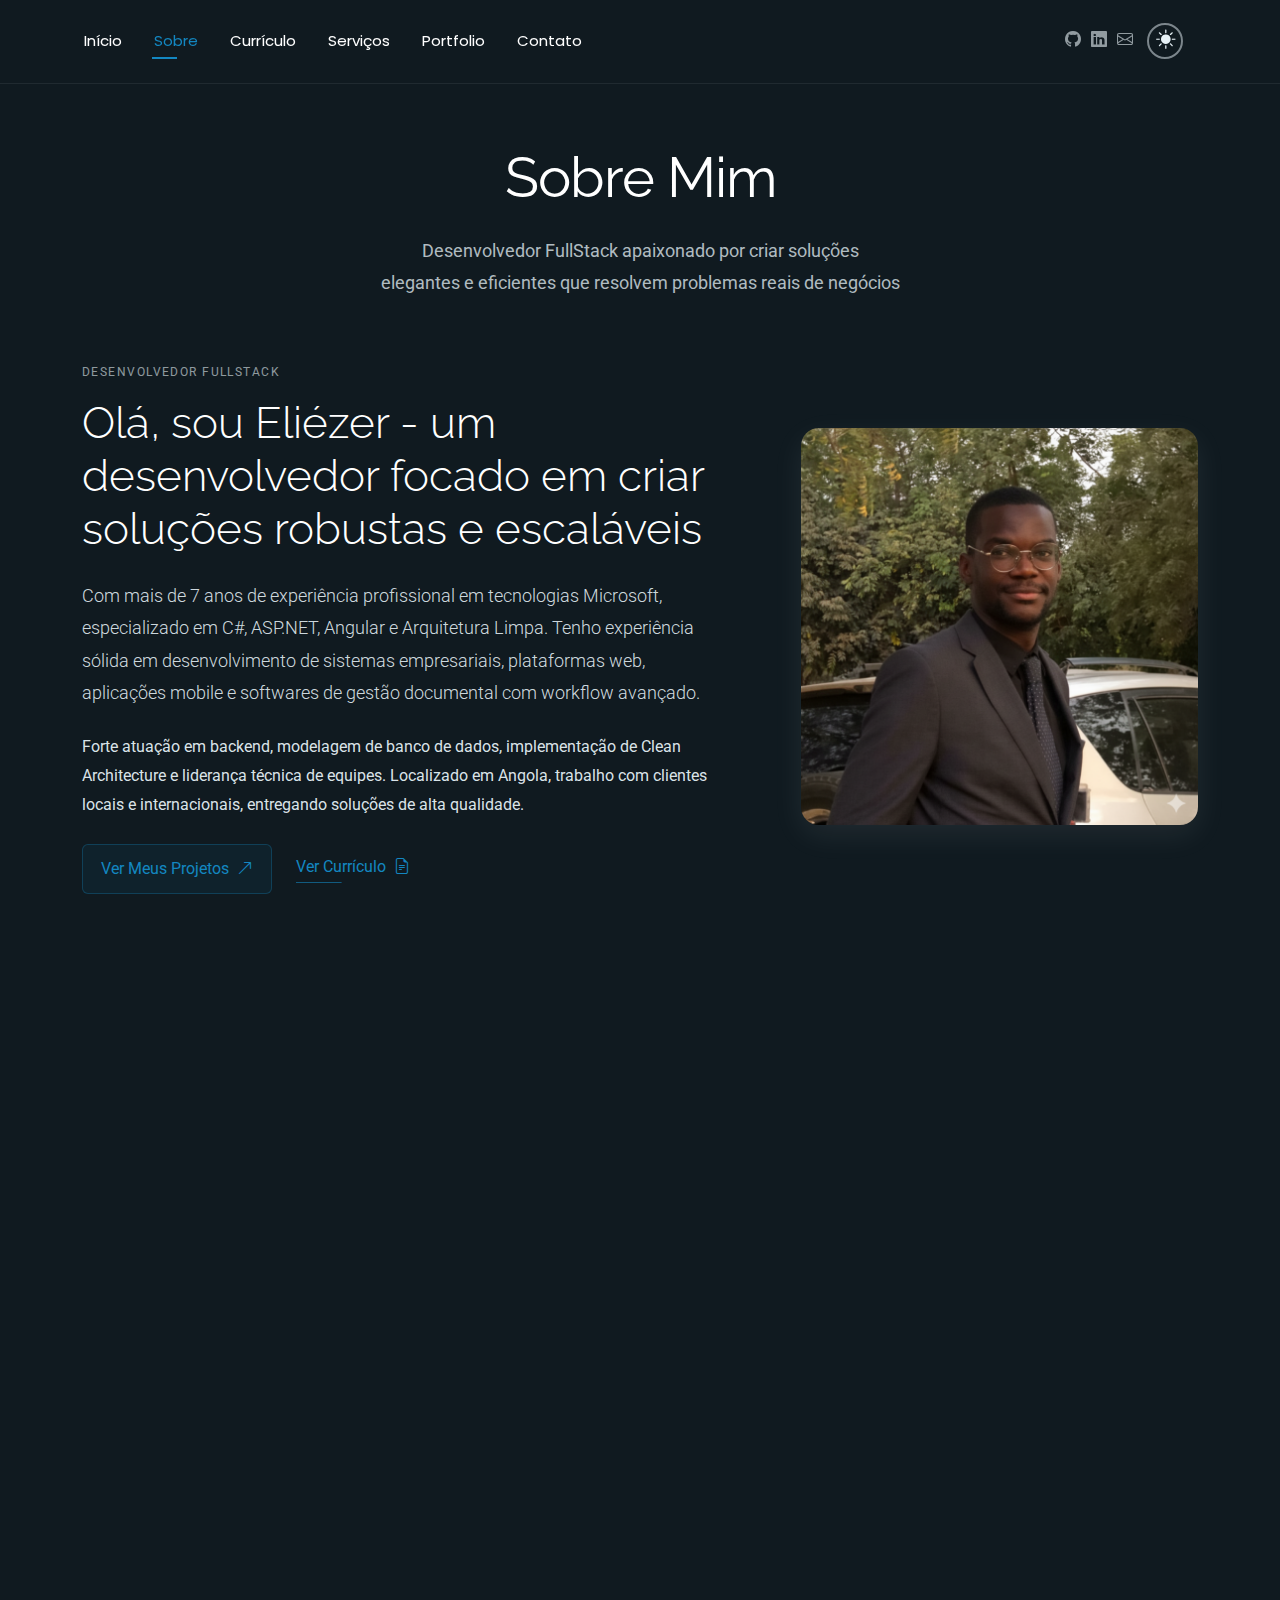
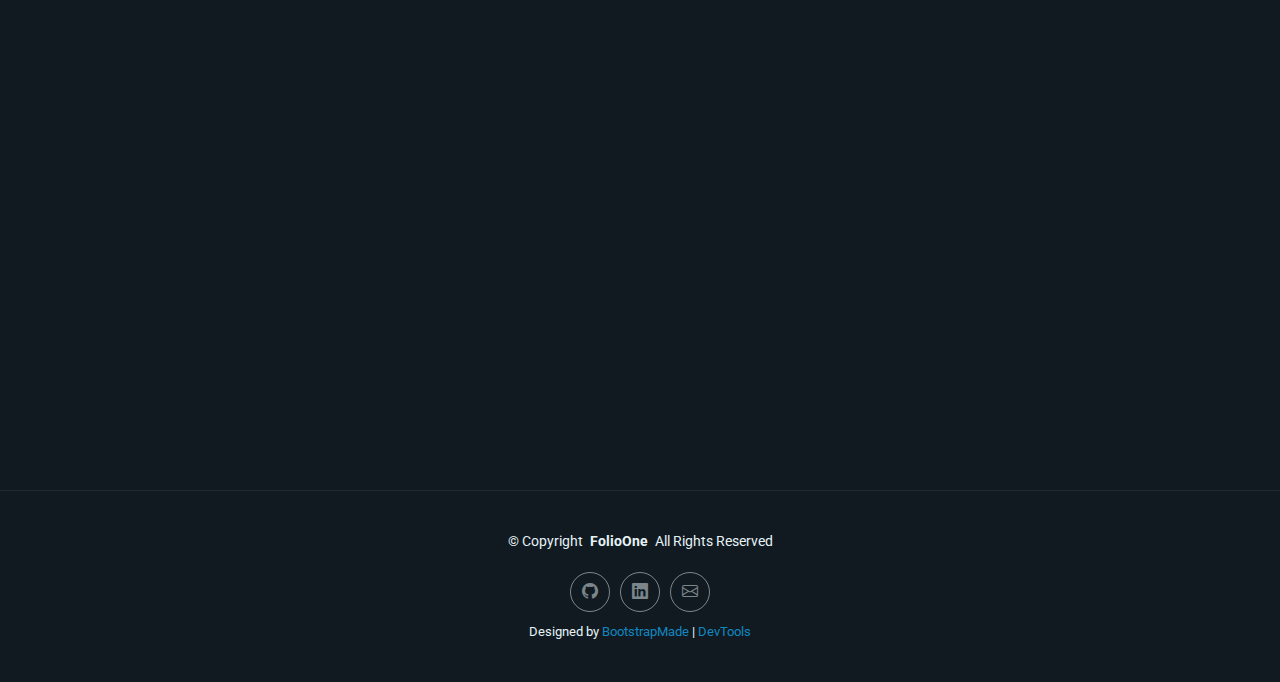
<file: about.html>
<!DOCTYPE html>
<html lang="en">

<head>
  <meta charset="utf-8">
  <meta content="width=device-width, initial-scale=1.0" name="viewport">
  <title>Sobre - Eliézer Afonso</title>
  <meta name="description" content="Desenvolvedor FullStack com 7+ anos de experiência em C#, ASP.NET, Angular">
  <meta name="keywords" content="desenvolvedor, fullstack, backend, frontend, Angola">

  <!-- Favicons -->
  <link href="assets/img/development_code_developer_command_programmer_prompt_icon_259549.ico?v=2" rel="icon"
    type="image/x-icon">
  <link href="assets/img/favicon.png?v=2" rel="apple-touch-icon">

  <!-- Fonts -->
  <link href="https://fonts.googleapis.com" rel="preconnect">
  <link href="https://fonts.gstatic.com" rel="preconnect" crossorigin>
  <link
    href="https://fonts.googleapis.com/css2?family=Roboto:ital,wght@0,100;0,300;0,400;0,500;0,700;0,900;1,100;1,300;1,400;1,500;1,700;1,900&family=Poppins:ital,wght@0,100;0,200;0,300;0,400;0,500;0,600;0,700;0,800;0,900;1,100;1,200;1,300;1,400;1,500;1,600;1,700;1,800;1,900&family=Raleway:ital,wght@0,100;0,200;0,300;0,400;0,500;0,600;0,700;0,800;0,900;1,100;1,200;1,300;1,400;1,500;1,600;1,700;1,800;1,900&display=swap"
    rel="stylesheet">

  <!-- Vendor CSS Files -->
  <link href="assets/vendor/bootstrap/css/bootstrap.min.css" rel="stylesheet">
  <link href="assets/vendor/bootstrap-icons/bootstrap-icons.css" rel="stylesheet">
  <link href="assets/vendor/aos/aos.css" rel="stylesheet">
  <link href="assets/vendor/swiper/swiper-bundle.min.css" rel="stylesheet">
  <link href="assets/vendor/glightbox/css/glightbox.min.css" rel="stylesheet">

  <!-- Main CSS File -->
  <link href="assets/css/main.css" rel="stylesheet">

  <!-- =======================================================
  * Template Name: FolioOne
  * Template URL: https://bootstrapmade.com/folioone-bootstrap-portfolio-website-template/
  * Updated: Aug 23 2025 with Bootstrap v5.3.7
  * Author: BootstrapMade.com
  * License: https://bootstrapmade.com/license/
  ======================================================== -->
</head>

<body class="about-page">

  <header id="header" class="header d-flex align-items-center light-background sticky-top">
    <div class="container position-relative d-flex align-items-center justify-content-between">

      <!-- <a href="index.html" class="logo d-flex align-items-center me-auto me-xl-0">
      <img src="assets/img/logo.webp" alt="">
      <h1 class="sitename">FolioOne</h1> 
    </a> -->

      <nav id="navmenu" class="navmenu">
        <ul>
          <li><a href="index.html">Início</a></li>
          <li><a href="about.html" class="active">Sobre</a></li>
          <li><a href="resume.html">Currículo</a></li>
          <li><a href="services.html">Serviços</a></li>
          <li><a href="portfolio.html">Portfolio</a></li>
          <li><a href="contact.html">Contato</a></li>
        </ul>
        <i class="mobile-nav-toggle d-xl-none bi bi-list"></i>
      </nav>

      <div class="header-social-links">
        <a href="https://github.com/EliezerAfonso01" class="github" target="_blank"><i class="bi bi-github"></i></a>
        <a href="https://www.linkedin.com/in/eliezer-afonso-developer" class="linkedin" target="_blank"><i
            class="bi bi-linkedin"></i></a>
        <a href="mailto:Eliezerafonso51@gmail.com" class="email"><i class="bi bi-envelope"></i></a>
        <button id="theme-toggle" class="theme-toggle" aria-label="Alternar tema">
          <i class="bi bi-sun-fill"></i>
        </button>
      </div>

    </div>
  </header>

  <main class="main">

    <!-- About Section -->
    <section id="about" class="about section">

      <!-- Section Title -->
      <div class="container section-title" data-aos="fade-up">
        <h2>Sobre Mim</h2>
        <p>Desenvolvedor FullStack apaixonado por criar soluções elegantes e eficientes que resolvem problemas reais de
          negócios</p>
      </div><!-- End Section Title -->

      <div class="container" data-aos="fade-up" data-aos-delay="100">

        <!-- Intro + Photo -->
        <div class="row align-items-center justify-content-between gy-5 mb-5">
          <div class="col-lg-7" data-aos="fade-right" data-aos-delay="150">
            <div class="intro-content">
              <span class="eyebrow">Desenvolvedor FullStack</span>
              <h2 class="headline">Olá, sou Eliézer - um desenvolvedor focado em criar soluções robustas e escaláveis
              </h2>
              <p class="lead">
                Com mais de 7 anos de experiência profissional em tecnologias Microsoft, especializado em C#, ASP.NET,
                Angular e Arquitetura Limpa. Tenho experiência sólida em desenvolvimento de sistemas empresariais,
                plataformas web, aplicações mobile e softwares de gestão documental com workflow avançado.
              </p>
              <p>
                Forte atuação em backend, modelagem de banco de dados, implementação de Clean Architecture e liderança
                técnica de equipes. Localizado em Angola, trabalho com clientes locais e internacionais, entregando
                soluções de alta qualidade.
              </p>

              <div class="cta-group">
                <a href="portfolio.html" class="btn-ghost">
                  Ver Meus Projetos <i class="bi bi-arrow-up-right"></i>
                </a>
                <a href="resume.html" class="link-underline">
                  Ver Currículo <i class="bi bi-file-earmark-text"></i>
                </a>
              </div>
            </div>
          </div>

          <div class="col-lg-5" data-aos="zoom-in" data-aos-delay="250">
            <figure class="profile-figure text-center text-lg-end">
              <img src="assets/img/profile/profile-square-11.png" alt="Eliézer Afonso" class="img-fluid profile-photo">
            </figure>
          </div>
        </div>
        <!-- End Intro + Photo -->

        <!-- Skills Grid -->
        <div class="mb-5">
          <div class="row g-4">
            <div class="col-6 col-md-4 col-lg-3" data-aos="fade-up" data-aos-delay="120">
              <div class="skill-item">
                <i class="bi bi-code-slash"></i>
                <h3>Backend C#</h3>
                <p>ASP.NET Core, .NET MAUI, APIs RESTful</p>
              </div>
            </div>
            <div class="col-6 col-md-4 col-lg-3" data-aos="fade-up" data-aos-delay="180">
              <div class="skill-item">
                <i class="bi bi-layout-text-window"></i>
                <h3>Frontend</h3>
                <p>Angular, Blazor, HTML/CSS/JavaScript</p>
              </div>
            </div>
            <div class="col-6 col-md-4 col-lg-3" data-aos="fade-up" data-aos-delay="240">
              <div class="skill-item">
                <i class="bi bi-diagram-3"></i>
                <h3>Arquitetura</h3>
                <p>Clean Architecture, DDD, CQRS</p>
              </div>
            </div>
            <div class="col-6 col-md-4 col-lg-3" data-aos="fade-up" data-aos-delay="300">
              <div class="skill-item">
                <i class="bi bi-database"></i>
                <h3>Banco de Dados</h3>
                <p>SQL Server, SQLite, MariaDB</p>
              </div>
            </div>
          </div>
        </div>
        <!-- End Skills Grid -->

        <!-- Journey Timeline -->
        <div class="mb-5">
          <div class="row g-4">
            <div class="col-md-6 col-lg-3" data-aos="fade-up" data-aos-delay="120">
              <article class="timeline-item">
                <span class="dot"></span>
                <time>2015-2018</time>
                <h4>Técnico de Informática</h4>
                <p>Instituto de Telecomunicações Itel - Formação técnica</p>
              </article>
            </div>
            <div class="col-md-6 col-lg-3" data-aos="fade-up" data-aos-delay="180">
              <article class="timeline-item">
                <span class="dot"></span>
                <time>2018</time>
                <h4>Início da Carreira</h4>
                <p>Estágio no SNIR - Sistemas de gestão</p>
              </article>
            </div>
            <div class="col-md-6 col-lg-3" data-aos="fade-up" data-aos-delay="240">
              <article class="timeline-item">
                <span class="dot"></span>
                <time>2020-2022</time>
                <h4>Desenvolvedor Pleno</h4>
                <p>Múltiplas empresas e projetos freelancer</p>
              </article>
            </div>
            <div class="col-md-6 col-lg-3" data-aos="fade-up" data-aos-delay="300">
              <article class="timeline-item">
                <span class="dot"></span>
                <time>2022-Atual</time>
                <h4>FullStack Sênior</h4>
                <p>Mardata & DealBusiness - Liderança técnica</p>
              </article>
            </div>
          </div>
        </div>
        <!-- End Journey Timeline -->

        <!-- Quote -->
        <blockquote class="personal-quote text-center mb-5" data-aos="fade-down" data-aos-delay="200">
          <p>"Construindo soluções limpas e significativas através de código bem arquitetado e boas práticas."</p>
        </blockquote>
        <!-- End Quote -->

        <!-- Fun Facts -->
        <div class="row g-3 justify-content-center">
          <div class="col-6 col-md-3 col-lg-2" data-aos="zoom-in" data-aos-delay="120">
            <div class="fact-pill">
              <i class="bi bi-code-square"></i>
              <span>Clean Code</span>
            </div>
          </div>
          <div class="col-6 col-md-3 col-lg-2" data-aos="zoom-in" data-aos-delay="160">
            <div class="fact-pill">
              <i class="bi bi-cup-hot"></i>
              <span>Café & Código</span>
            </div>
          </div>
          <div class="col-6 col-md-3 col-lg-2" data-aos="zoom-in" data-aos-delay="200">
            <div class="fact-pill">
              <i class="bi bi-geo-alt"></i>
              <span>Angola</span>
            </div>
          </div>
          <div class="col-6 col-md-3 col-lg-2" data-aos="zoom-in" data-aos-delay="240">
            <div class="fact-pill">
              <i class="bi bi-layers"></i>
              <span>Arquitetura</span>
            </div>
          </div>
        </div>
        <!-- End Fun Facts -->

      </div>

    </section><!-- /About Section -->

    <!-- Skills Section -->
    <section id="skills" class="skills section">

      <!-- Section Title -->
      <div class="container section-title" data-aos="fade-up">
        <h2>Habilidades Técnicas</h2>
        <p>Domináncia em tecnologias Microsoft e boas práticas de desenvolvimento de software</p>
      </div><!-- End Section Title -->

      <div class="container" data-aos="fade-up" data-aos-delay="100">

        <div class="row g-4 skills-animation">

          <div class="col-md-6 col-lg-3" data-aos="fade-up" data-aos-delay="100">
            <div class="skill-box">
              <h3>C# & .NET</h3>
              <p>ASP.NET Core, .NET MAUI, WinForms, Uno Platform</p>
              <span class="text-end d-block">95%</span>
              <div class="progress">
                <div class="progress-bar" role="progressbar" aria-valuenow="95" aria-valuemin="0" aria-valuemax="100">
                </div>
              </div>
            </div>
          </div>

          <div class="col-md-6 col-lg-3" data-aos="fade-up" data-aos-delay="200">
            <div class="skill-box">
              <h3>Angular</h3>
              <p>Framework frontend para aplicações web modernas</p>
              <span class="text-end d-block">90%</span>
              <div class="progress">
                <div class="progress-bar" role="progressbar" aria-valuenow="90" aria-valuemin="0" aria-valuemax="100">
                </div>
              </div>
            </div>
          </div>

          <div class="col-md-6 col-lg-3" data-aos="fade-up" data-aos-delay="300">
            <div class="skill-box">
              <h3>SQL Server</h3>
              <p>Modelagem e otimização de banco de dados</p>
              <span class="text-end d-block">90%</span>
              <div class="progress">
                <div class="progress-bar" role="progressbar" aria-valuenow="90" aria-valuemin="0" aria-valuemax="100">
                </div>
              </div>
            </div>
          </div>

          <div class="col-md-6 col-lg-3" data-aos="fade-up" data-aos-delay="400">
            <div class="skill-box">
              <h3>Clean Architecture</h3>
              <p>DDD, CQRS, Vertical Slices, Result Pattern</p>
              <span class="text-end d-block">92%</span>
              <div class="progress">
                <div class="progress-bar" role="progressbar" aria-valuenow="92" aria-valuemin="0" aria-valuemax="100">
                </div>
              </div>
            </div>
          </div>

        </div>

      </div>

    </section><!-- /Skills Section -->

    <!-- Stats Section
    <section id="stats" class="stats section dark-background">

      <div class="container" data-aos="fade-up" data-aos-delay="100">

        <div class="row align-items-center">
          <div class="col-lg-4" data-aos="fade-up" data-aos-delay="200">
            <div class="avatars d-flex align-items-center">
              <img src="assets/img/person/person-m-2.webp" alt="Avatar 1" class="rounded-circle" loading="lazy">
              <img src="assets/img/person/person-m-3.webp" alt="Avatar 2" class="rounded-circle" loading="lazy">
              <img src="assets/img/person/person-f-5.webp" alt="Avatar 3" class="rounded-circle" loading="lazy">
              <img src="assets/img/person/person-m-5.webp" alt="Avatar 4" class="rounded-circle" loading="lazy">
            </div>
          </div>

          <div class="col-lg-8">
            <div class="row counters">
              <div class="col-md-4" data-aos="fade-up" data-aos-delay="300">
                <h2><span data-purecounter-start="0" data-purecounter-end="185" data-purecounter-duration="1"
                    class="purecounter"></span>+</h2>
                <p>Nemo enim ipsam</p>
              </div>

              <div class="col-md-4" data-aos="fade-up" data-aos-delay="400">
                <h2><span data-purecounter-start="0" data-purecounter-end="32" data-purecounter-duration="1"
                    class="purecounter"></span>K</h2>
                <p>Voluptatem sequi</p>
              </div>

              <div class="col-md-4" data-aos="fade-up" data-aos-delay="500">
                <h2><span data-purecounter-start="0" data-purecounter-end="128" data-purecounter-duration="1"
                    class="purecounter"></span>+</h2>
                <p>Dolor sit consectetur</p>
              </div>
            </div>
          </div>
        </div>
      </div>

    </section>/Stats Section 

   Testimonials Section 
    <section id="testimonials" class="testimonials section">

       Section Title 
      <div class="container section-title" data-aos="fade-up">
        <h2>Testimonials</h2>
        <p>Necessitatibus eius consequatur ex aliquid fuga eum quidem sint consectetur velit</p>
      </div> End Section Title 

      <div class="container" data-aos="fade-up" data-aos-delay="100">

        <div class="swiper init-swiper">
          <script type="application/json" class="swiper-config">
            {
              "loop": true,
              "speed": 600,
              "autoplay": {
                "delay": 5000
              },
              "slidesPerView": "auto",
              "pagination": {
                "el": ".swiper-pagination",
                "type": "bullets",
                "clickable": true
              }
            }
          </script>
          <div class="swiper-wrapper">

            <div class="swiper-slide">
              <div class="testimonial-item">
                <div class="row gy-4 justify-content-center">
                  <div class="col-lg-6">
                    <div class="testimonial-content">
                      <p>
                        <i class="bi bi-quote quote-icon-left"></i>
                        <span>Proin iaculis purus consequat sem cure digni ssim donec porttitora entum suscipit rhoncus.
                          Accusantium quam, ultricies eget id, aliquam eget nibh et. Maecen aliquam, risus at
                          semper.</span>
                        <i class="bi bi-quote quote-icon-right"></i>
                      </p>
                      <h3>Saul Goodman</h3>
                      <h4>Ceo &amp; Founder</h4>
                      <div class="stars">
                        <i class="bi bi-star-fill"></i><i class="bi bi-star-fill"></i><i class="bi bi-star-fill"></i><i
                          class="bi bi-star-fill"></i><i class="bi bi-star-fill"></i>
                      </div>
                    </div>
                  </div>
                  <div class="col-lg-2 text-center">
                    <img src="assets/img/person/person-m-9.webp" class="img-fluid testimonial-img" alt="">
                  </div>
                </div>
              </div>
            </div> End testimonial item

            <div class="swiper-slide">
              <div class="testimonial-item">
                <div class="row gy-4 justify-content-center">
                  <div class="col-lg-6">
                    <div class="testimonial-content">
                      <p>
                        <i class="bi bi-quote quote-icon-left"></i>
                        <span>Export tempor illum tamen malis malis eram quae irure esse labore quem cillum quid cillum
                          eram malis quorum velit fore eram velit sunt aliqua noster fugiat irure amet legam anim
                          culpa.</span>
                        <i class="bi bi-quote quote-icon-right"></i>
                      </p>
                      <h3>Sara Wilsson</h3>
                      <h4>Designer</h4>
                      <div class="stars">
                        <i class="bi bi-star-fill"></i><i class="bi bi-star-fill"></i><i class="bi bi-star-fill"></i><i
                          class="bi bi-star-fill"></i><i class="bi bi-star-fill"></i>
                      </div>
                    </div>
                  </div>
                  <div class="col-lg-2 text-center">
                    <img src="assets/img/person/person-f-5.webp" class="img-fluid testimonial-img" alt="">
                  </div>
                </div>
              </div>
            </div> End testimonial item

            <div class="swiper-slide">
              <div class="testimonial-item">
                <div class="row gy-4 justify-content-center">
                  <div class="col-lg-6">
                    <div class="testimonial-content">
                      <p>
                        <i class="bi bi-quote quote-icon-left"></i>
                        <span>Enim nisi quem export duis labore cillum quae magna enim sint quorum nulla quem veniam
                          duis minim tempor labore quem eram duis noster aute amet eram fore quis sint minim.</span>
                        <i class="bi bi-quote quote-icon-right"></i>
                      </p>
                      <h3>Jena Karlis</h3>
                      <h4>Store Owner</h4>
                      <div class="stars">
                        <i class="bi bi-star-fill"></i><i class="bi bi-star-fill"></i><i class="bi bi-star-fill"></i><i
                          class="bi bi-star-fill"></i><i class="bi bi-star-fill"></i>
                      </div>
                    </div>
                  </div>
                  <div class="col-lg-2 text-center">
                    <img src="assets/img/person/person-f-12.webp" class="img-fluid testimonial-img" alt="">
                  </div>
                </div>
              </div>
            </div> End testimonial item

            <div class="swiper-slide">
              <div class="testimonial-item">
                <div class="row gy-4 justify-content-center">
                  <div class="col-lg-6">
                    <div class="testimonial-content">
                      <p>
                        <i class="bi bi-quote quote-icon-left"></i>
                        <span>Fugiat enim eram quae cillum dolore dolor amet nulla culpa multos export minim fugiat
                          minim velit minim dolor enim duis veniam ipsum anim magna sunt elit fore quem dolore labore
                          illum veniam.</span>
                        <i class="bi bi-quote quote-icon-right"></i>
                      </p>
                      <h3>John Larson</h3>
                      <h4>Entrepreneur</h4>
                      <div class="stars">
                        <i class="bi bi-star-fill"></i><i class="bi bi-star-fill"></i><i class="bi bi-star-fill"></i><i
                          class="bi bi-star-fill"></i><i class="bi bi-star-fill"></i>
                      </div>
                    </div>
                  </div>
                  <div class="col-lg-2 text-center">
                    <img src="assets/img/person/person-m-12.webp" class="img-fluid testimonial-img" alt="">
                  </div>
                </div>
              </div>
            </div> End testimonial item

          </div>
          <div class="swiper-pagination"></div>
        </div>

      </div>

    </section> /Testimonials Section -->

  </main>

  <footer id="footer" class="footer">

    <div class="container">
      <div class="copyright text-center ">
        <p>© <span>Copyright</span> <strong class="px-1 sitename">FolioOne</strong> <span>All Rights Reserved<br></span>
        </p>
      </div>
      <div class="social-links d-flex justify-content-center">
        <a href="https://github.com/EliezerAfonso01" target="_blank"><i class="bi bi-github"></i></a>
        <a href="https://www.linkedin.com/in/eliezer-afonso-developer" target="_blank"><i
            class="bi bi-linkedin"></i></a>
        <a href="mailto:Eliezerafonso51@gmail.com"><i class="bi bi-envelope"></i></a>
      </div>
      <div class="credits">
        <!-- All the links in the footer should remain intact. -->
        <!-- You can delete the links only if you've purchased the pro version. -->
        <!-- Licensing information: https://bootstrapmade.com/license/ -->
        <!-- Purchase the pro version with working PHP/AJAX contact form: [buy-url] -->
        Designed by <a href="https://bootstrapmade.com/">BootstrapMade</a> | <a
          href="https://bootstrapmade.com/tools/">DevTools</a>
      </div>
    </div>

  </footer>

  <!-- Scroll Top -->
  <a href="#" id="scroll-top" class="scroll-top d-flex align-items-center justify-content-center"><i
      class="bi bi-arrow-up-short"></i></a>

  <!-- Preloader -->
  <div id="preloader"></div>

  <!-- Vendor JS Files -->
  <script src="assets/vendor/bootstrap/js/bootstrap.bundle.min.js"></script>
  <script src="assets/vendor/php-email-form/validate.js"></script>
  <script src="assets/vendor/aos/aos.js"></script>
  <script src="assets/vendor/typed.js/typed.umd.js"></script>
  <script src="assets/vendor/waypoints/noframework.waypoints.js"></script>
  <script src="assets/vendor/purecounter/purecounter_vanilla.js"></script>
  <script src="assets/vendor/swiper/swiper-bundle.min.js"></script>
  <script src="assets/vendor/imagesloaded/imagesloaded.pkgd.min.js"></script>
  <script src="assets/vendor/isotope-layout/isotope.pkgd.min.js"></script>
  <script src="assets/vendor/glightbox/js/glightbox.min.js"></script>

  <!-- Main JS File -->
  <script src="assets/js/main.js"></script>

</body>

</html>
</file>
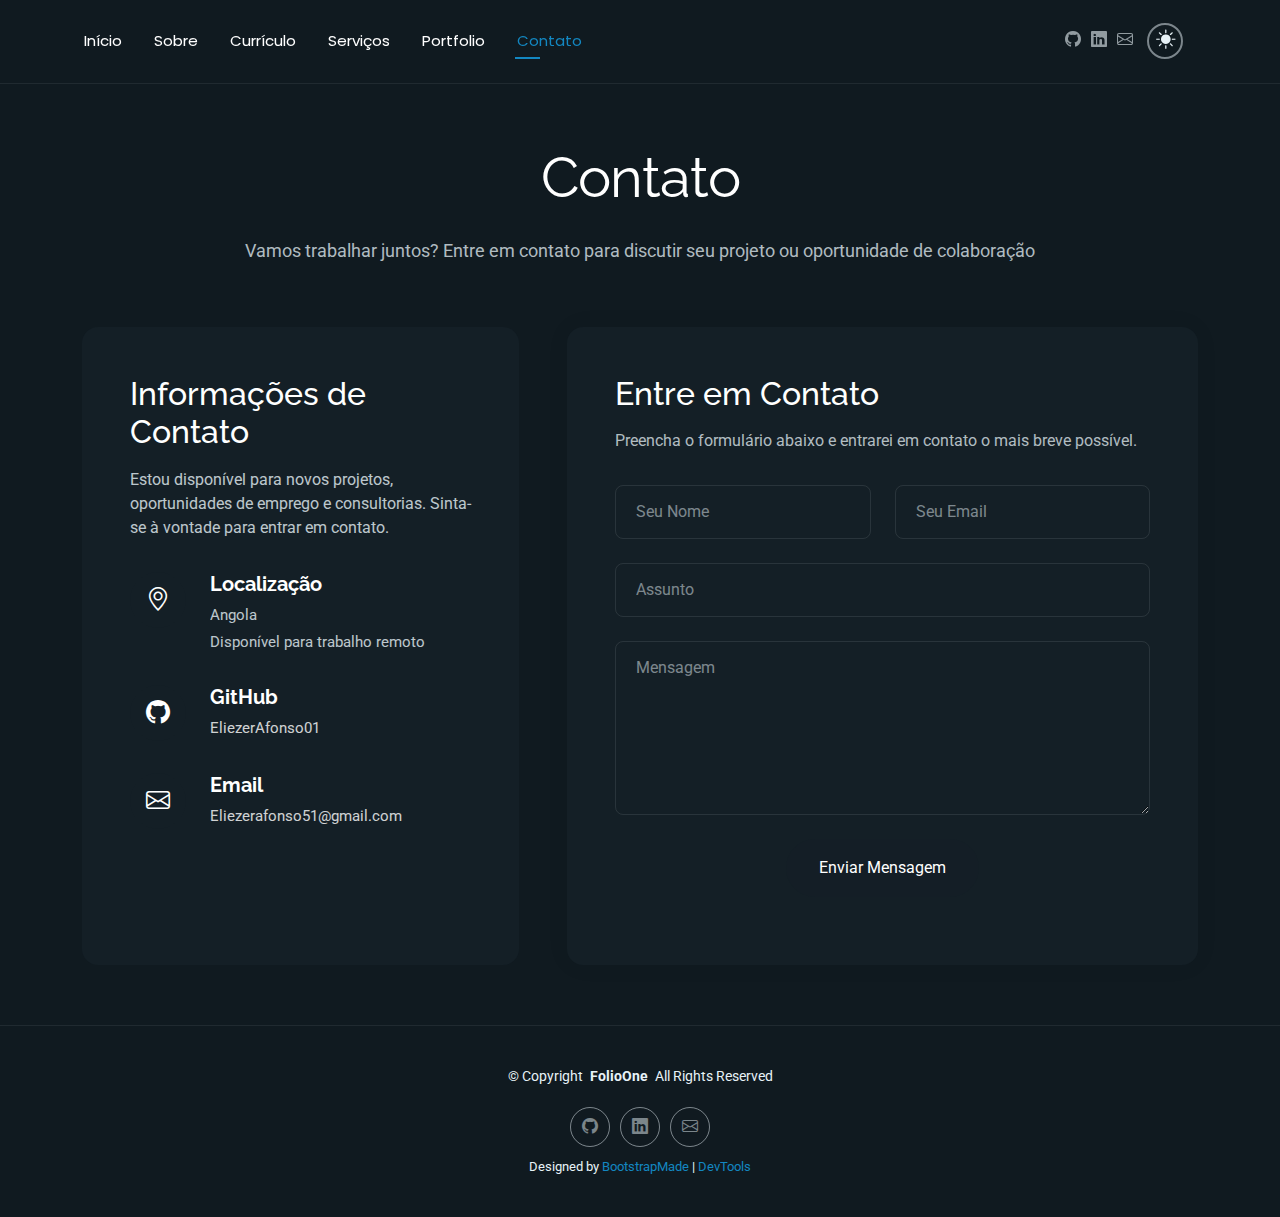
<file: contact.html>
<!DOCTYPE html>
<html lang="en">

<head>
  <meta charset="utf-8">
  <meta content="width=device-width, initial-scale=1.0" name="viewport">
  <title>Contato - Eliézer Afonso</title>
  <meta name="description" content="Entre em contato com Eliézer Afonso - Desenvolvedor FullStack">
  <meta name="keywords" content="contato, email, desenvolvedor">

  <!-- Favicons -->
  <link href="assets/img/development_code_developer_command_programmer_prompt_icon_259549.ico?v=2" rel="icon"
    type="image/x-icon">
  <link href="assets/img/favicon.png?v=2" rel="apple-touch-icon">

  <!-- Fonts -->
  <link href="https://fonts.googleapis.com" rel="preconnect">
  <link href="https://fonts.gstatic.com" rel="preconnect" crossorigin>
  <link
    href="https://fonts.googleapis.com/css2?family=Roboto:ital,wght@0,100;0,300;0,400;0,500;0,700;0,900;1,100;1,300;1,400;1,500;1,700;1,900&family=Poppins:ital,wght@0,100;0,200;0,300;0,400;0,500;0,600;0,700;0,800;0,900;1,100;1,200;1,300;1,400;1,500;1,600;1,700;1,800;1,900&family=Raleway:ital,wght@0,100;0,200;0,300;0,400;0,500;0,600;0,700;0,800;0,900;1,100;1,200;1,300;1,400;1,500;1,600;1,700;1,800;1,900&display=swap"
    rel="stylesheet">

  <!-- Vendor CSS Files -->
  <link href="assets/vendor/bootstrap/css/bootstrap.min.css" rel="stylesheet">
  <link href="assets/vendor/bootstrap-icons/bootstrap-icons.css" rel="stylesheet">
  <link href="assets/vendor/aos/aos.css" rel="stylesheet">
  <link href="assets/vendor/swiper/swiper-bundle.min.css" rel="stylesheet">
  <link href="assets/vendor/glightbox/css/glightbox.min.css" rel="stylesheet">

  <!-- Main CSS File -->
  <link href="assets/css/main.css" rel="stylesheet">

  <!-- =======================================================
  * Template Name: FolioOne
  * Template URL: https://bootstrapmade.com/folioone-bootstrap-portfolio-website-template/
  * Updated: Aug 23 2025 with Bootstrap v5.3.7
  * Author: BootstrapMade.com
  * License: https://bootstrapmade.com/license/
  ======================================================== -->
</head>

<body class="contact-page">

  <header id="header" class="header d-flex align-items-center light-background sticky-top">
    <div class="container position-relative d-flex align-items-center justify-content-between">

      <!-- <a href="index.html" class="logo d-flex align-items-center me-auto me-xl-0">
      <img src="assets/img/logo.webp" alt="">
      <h1 class="sitename">FolioOne</h1> 
    </a> -->

      <nav id="navmenu" class="navmenu">
        <ul>
          <li><a href="index.html">Início</a></li>
          <li><a href="about.html">Sobre</a></li>
          <li><a href="resume.html">Currículo</a></li>
          <li><a href="services.html">Serviços</a></li>
          <li><a href="portfolio.html">Portfolio</a></li>
          <li><a href="contact.html" class="active">Contato</a></li>
        </ul>
        <i class="mobile-nav-toggle d-xl-none bi bi-list"></i>
      </nav>

      <div class="header-social-links">
        <a href="https://github.com/EliezerAfonso01" class="github" target="_blank"><i class="bi bi-github"></i></a>
        <a href="https://www.linkedin.com/in/eliezer-afonso-developer" class="linkedin" target="_blank"><i
            class="bi bi-linkedin"></i></a>
        <a href="mailto:Eliezerafonso51@gmail.com" class="email"><i class="bi bi-envelope"></i></a>
        <button id="theme-toggle" class="theme-toggle" aria-label="Alternar tema">
          <i class="bi bi-sun-fill"></i>
        </button>
      </div>

    </div>
  </header>

  <main class="main">

    <!-- Contact Section -->
    <section id="contact" class="contact section">

      <!-- Section Title -->
      <div class="container section-title" data-aos="fade-up">
        <h2>Contato</h2>
        <p>Vamos trabalhar juntos? Entre em contato para discutir seu projeto ou oportunidade de colaboração</p>
      </div><!-- End Section Title -->

      <div class="container" data-aos="fade-up" data-aos-delay="100">

        <div class="row g-4 g-lg-5">
          <div class="col-lg-5">
            <div class="info-box" data-aos="fade-up" data-aos-delay="200">
              <h3>Informações de Contato</h3>
              <p>Estou disponível para novos projetos, oportunidades de emprego e consultorias. Sinta-se à vontade para
                entrar em contato.</p>

              <div class="info-item" data-aos="fade-up" data-aos-delay="300">
                <div class="icon-box">
                  <i class="bi bi-geo-alt"></i>
                </div>
                <div class="content">
                  <h4>Localização</h4>
                  <p>Angola</p>
                  <p>Disponível para trabalho remoto</p>
                </div>
              </div>

              <div class="info-item" data-aos="fade-up" data-aos-delay="400">
                <div class="icon-box">
                  <i class="bi bi-github"></i>
                </div>
                <div class="content">
                  <h4>GitHub</h4>
                  <p><a href="https://github.com/EliezerAfonso01" target="_blank">EliezerAfonso01</a></p>
                </div>
              </div>

              <div class="info-item" data-aos="fade-up" data-aos-delay="500">
                <div class="icon-box">
                  <i class="bi bi-envelope"></i>
                </div>
                <div class="content">
                  <h4>Email</h4>
                  <p><a href="mailto:Eliezerafonso51@gmail.com">Eliezerafonso51@gmail.com</a></p>
                </div>
              </div>

              <div class="info-item" data-aos="fade-up" data-aos-delay="600">
                <div class="icon-box">
                  <i class="bi bi-linkedin"></i>
                </div>
                <div class="content">
                  <h4>LinkedIn</h4>
                  <p><a href="https://www.linkedin.com/in/eliezer-afonso-developer"
                      target="_blank">eliezer-afonso-developer</a></p>
                </div>
              </div>
            </div>
          </div>

          <div class="col-lg-7">
            <div class="contact-form" data-aos="fade-up" data-aos-delay="300">
              <h3>Entre em Contato</h3>
              <p>Preencha o formulário abaixo e entrarei em contato o mais breve possível.</p>

              <form action="forms/contact.php" method="post" class="php-email-form" data-aos="fade-up"
                data-aos-delay="200">
                <div class="row gy-4">

                  <div class="col-md-6">
                    <input type="text" name="name" class="form-control" placeholder="Seu Nome" required="">
                  </div>

                  <div class="col-md-6 ">
                    <input type="email" class="form-control" name="email" placeholder="Seu Email" required="">
                  </div>

                  <div class="col-12">
                    <input type="text" class="form-control" name="subject" placeholder="Assunto" required="">
                  </div>

                  <div class="col-12">
                    <textarea class="form-control" name="message" rows="6" placeholder="Mensagem"
                      required=""></textarea>
                  </div>

                  <div class="col-12 text-center">
                    <div class="loading">Carregando</div>
                    <div class="error-message"></div>
                    <div class="sent-message">Sua mensagem foi enviada. Obrigado!</div>

                    <button type="submit" class="btn">Enviar Mensagem</button>
                  </div>

                </div>
              </form>

            </div>
          </div>

        </div>

      </div>

    </section><!-- /Contact Section -->

  </main>

  <footer id="footer" class="footer">

    <div class="container">
      <div class="copyright text-center ">
        <p>© <span>Copyright</span> <strong class="px-1 sitename">FolioOne</strong> <span>All Rights Reserved<br></span>
        </p>
      </div>
      <div class="social-links d-flex justify-content-center">
        <a href="https://github.com/EliezerAfonso01" target="_blank"><i class="bi bi-github"></i></a>
        <a href="https://www.linkedin.com/in/eliezer-afonso-developer" target="_blank"><i
            class="bi bi-linkedin"></i></a>
        <a href="mailto:Eliezerafonso51@gmail.com"><i class="bi bi-envelope"></i></a>
      </div>
      <div class="credits">
        <!-- All the links in the footer should remain intact. -->
        <!-- You can delete the links only if you've purchased the pro version. -->
        <!-- Licensing information: https://bootstrapmade.com/license/ -->
        <!-- Purchase the pro version with working PHP/AJAX contact form: [buy-url] -->
        Designed by <a href="https://bootstrapmade.com/">BootstrapMade</a> | <a
          href="https://bootstrapmade.com/tools/">DevTools</a>
      </div>
    </div>

  </footer>

  <!-- Scroll Top -->
  <a href="#" id="scroll-top" class="scroll-top d-flex align-items-center justify-content-center"><i
      class="bi bi-arrow-up-short"></i></a>

  <!-- Preloader -->
  <div id="preloader"></div>

  <!-- Vendor JS Files -->
  <script src="assets/vendor/bootstrap/js/bootstrap.bundle.min.js"></script>
  <script src="assets/vendor/php-email-form/validate.js"></script>
  <script src="assets/vendor/aos/aos.js"></script>
  <script src="assets/vendor/typed.js/typed.umd.js"></script>
  <script src="assets/vendor/waypoints/noframework.waypoints.js"></script>
  <script src="assets/vendor/purecounter/purecounter_vanilla.js"></script>
  <script src="assets/vendor/swiper/swiper-bundle.min.js"></script>
  <script src="assets/vendor/imagesloaded/imagesloaded.pkgd.min.js"></script>
  <script src="assets/vendor/isotope-layout/isotope.pkgd.min.js"></script>
  <script src="assets/vendor/glightbox/js/glightbox.min.js"></script>

  <!-- Main JS File -->
  <script src="assets/js/main.js"></script>

</body>

</html>
</file>
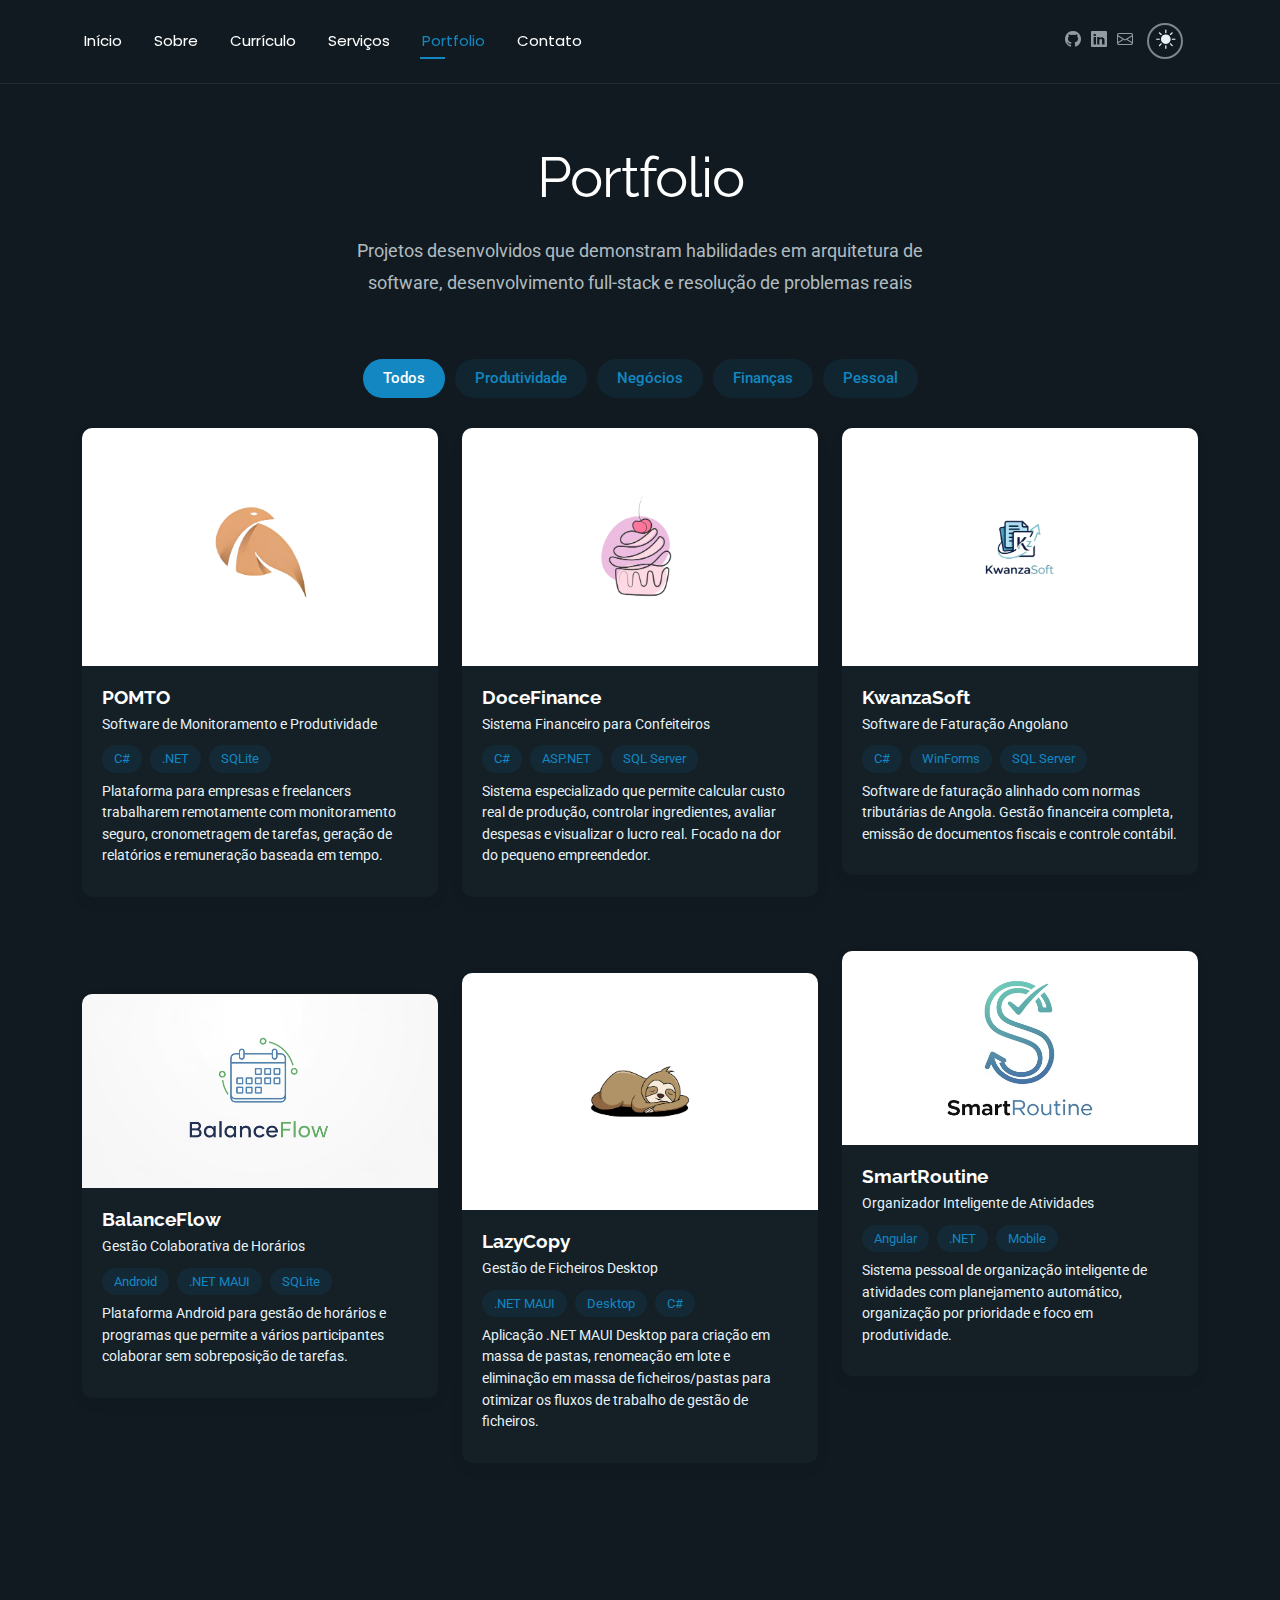
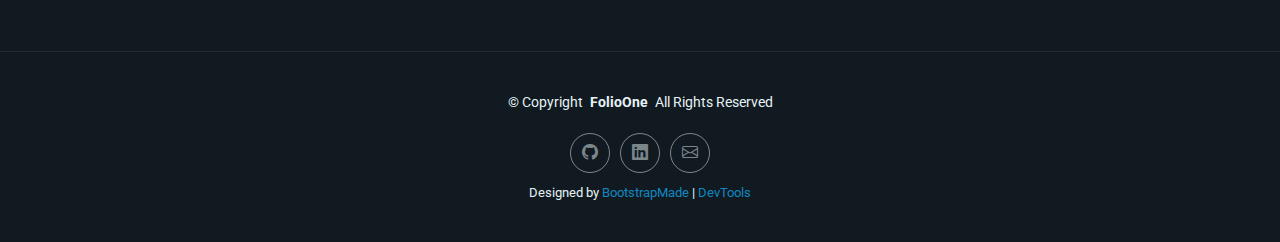
<file: portfolio.html>
<!DOCTYPE html>
<html lang="en">

<head>
  <meta charset="utf-8">
  <meta content="width=device-width, initial-scale=1.0" name="viewport">
  <title>Portfolio - Eliézer Afonso</title>
  <meta name="description" content="Projetos e portfólio de Eliézer Afonso - Desenvolvedor FullStack">
  <meta name="keywords" content="portfolio, projetos, desenvolvedor, software">

  <!-- Favicons -->
  <link href="assets/img/development_code_developer_command_programmer_prompt_icon_259549.ico?v=2" rel="icon"
    type="image/x-icon">
  <link href="assets/img/favicon.png?v=2" rel="apple-touch-icon">

  <!-- Fonts -->
  <link href="https://fonts.googleapis.com" rel="preconnect">
  <link href="https://fonts.gstatic.com" rel="preconnect" crossorigin>
  <link
    href="https://fonts.googleapis.com/css2?family=Roboto:ital,wght@0,100;0,300;0,400;0,500;0,700;0,900;1,100;1,300;1,400;1,500;1,700;1,900&family=Poppins:ital,wght@0,100;0,200;0,300;0,400;0,500;0,600;0,700;0,800;0,900;1,100;1,200;1,300;1,400;1,500;1,600;1,700;1,800;1,900&family=Raleway:ital,wght@0,100;0,200;0,300;0,400;0,500;0,600;0,700;0,800;0,900;1,100;1,200;1,300;1,400;1,500;1,600;1,700;1,800;1,900&display=swap"
    rel="stylesheet">

  <!-- Vendor CSS Files -->
  <link href="assets/vendor/bootstrap/css/bootstrap.min.css" rel="stylesheet">
  <link href="assets/vendor/bootstrap-icons/bootstrap-icons.css" rel="stylesheet">
  <link href="assets/vendor/aos/aos.css" rel="stylesheet">
  <link href="assets/vendor/swiper/swiper-bundle.min.css" rel="stylesheet">
  <link href="assets/vendor/glightbox/css/glightbox.min.css" rel="stylesheet">

  <!-- Main CSS File -->
  <link href="assets/css/main.css" rel="stylesheet">

  <!-- =======================================================
  * Template Name: FolioOne
  * Template URL: https://bootstrapmade.com/folioone-bootstrap-portfolio-website-template/
  * Updated: Aug 23 2025 with Bootstrap v5.3.7
  * Author: BootstrapMade.com
  * License: https://bootstrapmade.com/license/
  ======================================================== -->
</head>

<body class="portfolio-page">

  <header id="header" class="header d-flex align-items-center light-background sticky-top">
    <div class="container position-relative d-flex align-items-center justify-content-between">

      <!-- <a href="index.html" class="logo d-flex align-items-center me-auto me-xl-0">
      <img src="assets/img/logo.webp" alt="">
      <h1 class="sitename">FolioOne</h1> 
    </a> -->

      <nav id="navmenu" class="navmenu">
        <ul>
          <li><a href="index.html">Início</a></li>
          <li><a href="about.html">Sobre</a></li>
          <li><a href="resume.html">Currículo</a></li>
          <li><a href="services.html">Serviços</a></li>
          <li><a href="portfolio.html" class="active">Portfolio</a></li>
          <li><a href="contact.html">Contato</a></li>
        </ul>
        <i class="mobile-nav-toggle d-xl-none bi bi-list"></i>
      </nav>

      <div class="header-social-links">
        <a href="https://github.com/EliezerAfonso01" class="github" target="_blank"><i class="bi bi-github"></i></a>
        <a href="https://www.linkedin.com/in/eliezer-afonso-developer" class="linkedin" target="_blank"><i
            class="bi bi-linkedin"></i></a>
        <a href="mailto:Eliezerafonso51@gmail.com" class="email"><i class="bi bi-envelope"></i></a>
        <button id="theme-toggle" class="theme-toggle" aria-label="Alternar tema">
          <i class="bi bi-sun-fill"></i>
        </button>
      </div>

    </div>
  </header>

  <main class="main">

    <!-- Portfolio Section -->
    <section id="portfolio" class="portfolio section">

      <!-- Section Title -->
      <div class="container section-title" data-aos="fade-up">
        <h2>Portfolio</h2>
        <p>Projetos desenvolvidos que demonstram habilidades em arquitetura de software, desenvolvimento full-stack e
          resolução de problemas reais</p>
      </div><!-- End Section Title -->

      <div class="container" data-aos="fade-up" data-aos-delay="100">

        <div class="isotope-layout" data-default-filter="*" data-layout="masonry" data-sort="original-order">
          <ul class="portfolio-filters isotope-filters" data-aos="fade-up" data-aos-delay="200">
            <li data-filter="*" class="filter-active">Todos</li>
            <li data-filter=".filter-productivity">Produtividade</li>
            <li data-filter=".filter-business">Negócios</li>
            <li data-filter=".filter-finance">Finanças</li>
            <li data-filter=".filter-personal">Pessoal</li>
          </ul><!-- End Portfolio Filters -->

          <div class="row gy-4 isotope-container" data-aos="fade-up" data-aos-delay="300">
            <div class="col-lg-4 col-md-6 portfolio-item isotope-item filter-productivity">
              <div class="portfolio-card">
                <div class="portfolio-img">
                  <img src="assets/img/portfolio/portfolio-1.png" alt="POMTO" class="img-fluid">
                  <div class="portfolio-overlay">
                    <a href="assets/img/portfolio/portfolio-1.png" class="glightbox portfolio-lightbox"><i
                        class="bi bi-plus"></i></a>
                    <a href="#" class="portfolio-details-link"><i class="bi bi-link"></i></a>
                  </div>
                </div>
                <div class="portfolio-info">
                  <h4>POMTO</h4>
                  <p>Software de Monitoramento e Produtividade</p>
                  <div class="portfolio-tags">
                    <span>C#</span>
                    <span>.NET</span>
                    <span>SQLite</span>
                  </div>
                  <p class="mt-2 small">Plataforma para empresas e freelancers trabalharem remotamente com monitoramento
                    seguro, cronometragem de tarefas, geração de relatórios e remuneração baseada em tempo.</p>
                </div>
              </div>
            </div>

            <div class="col-lg-4 col-md-6 portfolio-item isotope-item filter-finance">
              <div class="portfolio-card">
                <div class="portfolio-img">
                  <img src="assets/img/portfolio/portfolio-2.png" alt="DoceFinance" class="img-fluid">
                  <div class="portfolio-overlay">
                    <a href="assets/img/portfolio/portfolio-2.png" class="glightbox portfolio-lightbox"><i
                        class="bi bi-plus"></i></a>
                    <a href="#" class="portfolio-details-link"><i class="bi bi-link"></i></a>
                  </div>
                </div>
                <div class="portfolio-info">
                  <h4>DoceFinance</h4>
                  <p>Sistema Financeiro para Confeiteiros</p>
                  <div class="portfolio-tags">
                    <span>C#</span>
                    <span>ASP.NET</span>
                    <span>SQL Server</span>
                  </div>
                  <p class="mt-2 small">Sistema especializado que permite calcular custo real de produção, controlar
                    ingredientes, avaliar despesas e visualizar o lucro real. Focado na dor do pequeno empreendedor.</p>
                </div>
              </div>
            </div>

            <div class="col-lg-4 col-md-6 portfolio-item isotope-item filter-business">
              <div class="portfolio-card">
                <div class="portfolio-img">
                  <img src="assets/img/portfolio/portfolio-3.png" alt="KwanzaSoft" class="img-fluid">
                  <div class="portfolio-overlay">
                    <a href="assets/img/portfolio/portfolio-3.png" class="glightbox portfolio-lightbox"><i
                        class="bi bi-plus"></i></a>
                    <a href="#" class="portfolio-details-link"><i class="bi bi-link"></i></a>
                  </div>
                </div>
                <div class="portfolio-info">
                  <h4>KwanzaSoft</h4>
                  <p>Software de Faturação Angolano</p>
                  <div class="portfolio-tags">
                    <span>C#</span>
                    <span>WinForms</span>
                    <span>SQL Server</span>
                  </div>
                  <p class="mt-2 small">Software de faturação alinhado com normas tributárias de Angola. Gestão
                    financeira completa, emissão de documentos fiscais e controle contábil.</p>
                </div>
              </div>
            </div>

            <div class="col-lg-4 col-md-6 portfolio-item isotope-item filter-personal">
              <div class="portfolio-card">
                <div class="portfolio-img">
                  <img src="assets/img/portfolio/portfolio-4.png" alt="SmartRoutine" class="img-fluid">
                  <div class="portfolio-overlay">
                    <a href="assets/img/portfolio/portfolio-4.png" class="glightbox portfolio-lightbox"><i
                        class="bi bi-plus"></i></a>
                    <a href="#" class="portfolio-details-link"><i class="bi bi-link"></i></a>
                  </div>
                </div>
                <div class="portfolio-info">
                  <h4>SmartRoutine</h4>
                  <p>Organizador Inteligente de Atividades</p>
                  <div class="portfolio-tags">
                    <span>Angular</span>
                    <span>.NET</span>
                    <span>Mobile</span>
                  </div>
                  <p class="mt-2 small">Sistema pessoal de organização inteligente de atividades com planejamento
                    automático, organização por prioridade e foco em produtividade.</p>
                </div>
              </div>
            </div>

            <div class="col-lg-4 col-md-6 portfolio-item isotope-item filter-productivity">
              <div class="portfolio-card">
                <div class="portfolio-img">
                  <img src="assets/img/portfolio/portfolio-5.png" alt="LazyCopy" class="img-fluid">
                  <div class="portfolio-overlay">
                    <a href="assets/img/portfolio/portfolio-5.png" class="glightbox portfolio-lightbox"><i
                        class="bi bi-plus"></i></a>
                    <a href="#" class="portfolio-details-link"><i class="bi bi-link"></i></a>
                  </div>
                </div>
                <div class="portfolio-info">
                  <h4>LazyCopy</h4>
                  <p>Gestão de Ficheiros Desktop</p>
                  <div class="portfolio-tags">
                    <span>.NET MAUI</span>
                    <span>Desktop</span>
                    <span>C#</span>
                  </div>
                  <p class="mt-2 small">Aplicação .NET MAUI Desktop para criação em massa de pastas, renomeação em lote
                    e eliminação em massa de ficheiros/pastas para otimizar os fluxos de trabalho de gestão de
                    ficheiros.</p>
                </div>
              </div>
            </div>

            <div class="col-lg-4 col-md-6 portfolio-item isotope-item filter-productivity">
              <div class="portfolio-card">
                <div class="portfolio-img">
                  <img src="assets/img/portfolio/portfolio-6.png" alt="BalanceFlow" class="img-fluid">
                  <div class="portfolio-overlay">
                    <a href="assets/img/portfolio/portfolio-6.png" class="glightbox portfolio-lightbox"><i
                        class="bi bi-plus"></i></a>
                    <a href="#" class="portfolio-details-link"><i class="bi bi-link"></i></a>
                  </div>
                </div>
                <div class="portfolio-info">
                  <h4>BalanceFlow</h4>
                  <p>Gestão Colaborativa de Horários</p>
                  <div class="portfolio-tags">
                    <span>Android</span>
                    <span>.NET MAUI</span>
                    <span>SQLite</span>
                  </div>
                  <p class="mt-2 small">Plataforma Android para gestão de horários e programas que permite a vários
                    participantes colaborar sem sobreposição de tarefas.</p>
                </div>
              </div>
            </div>
          </div><!-- End Portfolio Items Container -->

        </div>

        <div class="text-center mt-5" data-aos="fade-up" data-aos-delay="400">
          <a href="contact.html" class="btn btn-primary">Entre em Contato</a>
        </div>

      </div>

    </section><!-- /Portfolio Section -->

  </main>

  <footer id="footer" class="footer">

    <div class="container">
      <div class="copyright text-center ">
        <p>© <span>Copyright</span> <strong class="px-1 sitename">FolioOne</strong> <span>All Rights Reserved<br></span>
        </p>
      </div>
      <div class="social-links d-flex justify-content-center">
        <a href="https://github.com/EliezerAfonso01" target="_blank"><i class="bi bi-github"></i></a>
        <a href="https://www.linkedin.com/in/eliezer-afonso-developer" target="_blank"><i
            class="bi bi-linkedin"></i></a>
        <a href="mailto:Eliezerafonso51@gmail.com"><i class="bi bi-envelope"></i></a>
      </div>
      <div class="credits">
        <!-- All the links in the footer should remain intact. -->
        <!-- You can delete the links only if you've purchased the pro version. -->
        <!-- Licensing information: https://bootstrapmade.com/license/ -->
        <!-- Purchase the pro version with working PHP/AJAX contact form: [buy-url] -->
        Designed by <a href="https://bootstrapmade.com/">BootstrapMade</a> | <a
          href="https://bootstrapmade.com/tools/">DevTools</a>
      </div>
    </div>

  </footer>

  <!-- Scroll Top -->
  <a href="#" id="scroll-top" class="scroll-top d-flex align-items-center justify-content-center"><i
      class="bi bi-arrow-up-short"></i></a>

  <!-- Preloader -->
  <div id="preloader"></div>

  <!-- Vendor JS Files -->
  <script src="assets/vendor/bootstrap/js/bootstrap.bundle.min.js"></script>
  <script src="assets/vendor/php-email-form/validate.js"></script>
  <script src="assets/vendor/aos/aos.js"></script>
  <script src="assets/vendor/typed.js/typed.umd.js"></script>
  <script src="assets/vendor/waypoints/noframework.waypoints.js"></script>
  <script src="assets/vendor/purecounter/purecounter_vanilla.js"></script>
  <script src="assets/vendor/swiper/swiper-bundle.min.js"></script>
  <script src="assets/vendor/imagesloaded/imagesloaded.pkgd.min.js"></script>
  <script src="assets/vendor/isotope-layout/isotope.pkgd.min.js"></script>
  <script src="assets/vendor/glightbox/js/glightbox.min.js"></script>

  <!-- Main JS File -->
  <script src="assets/js/main.js"></script>

</body>

</html>
</file>
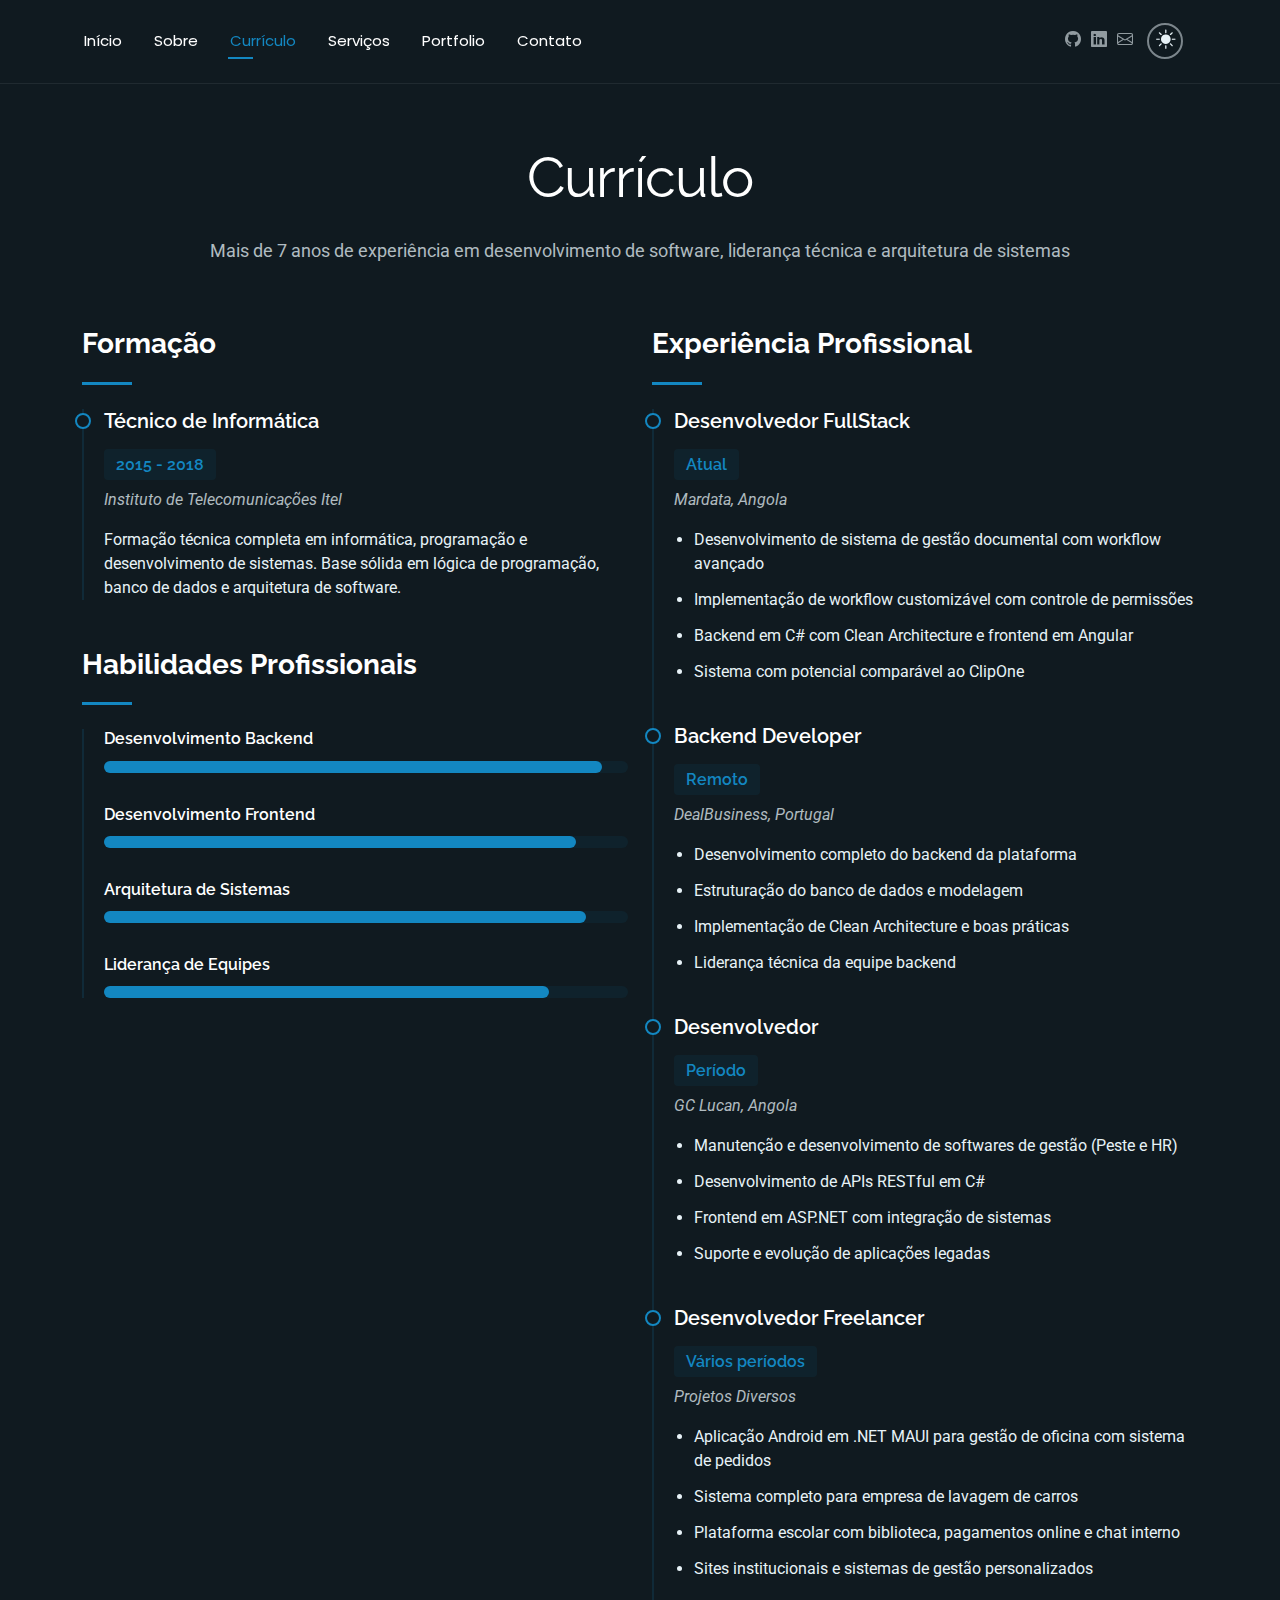
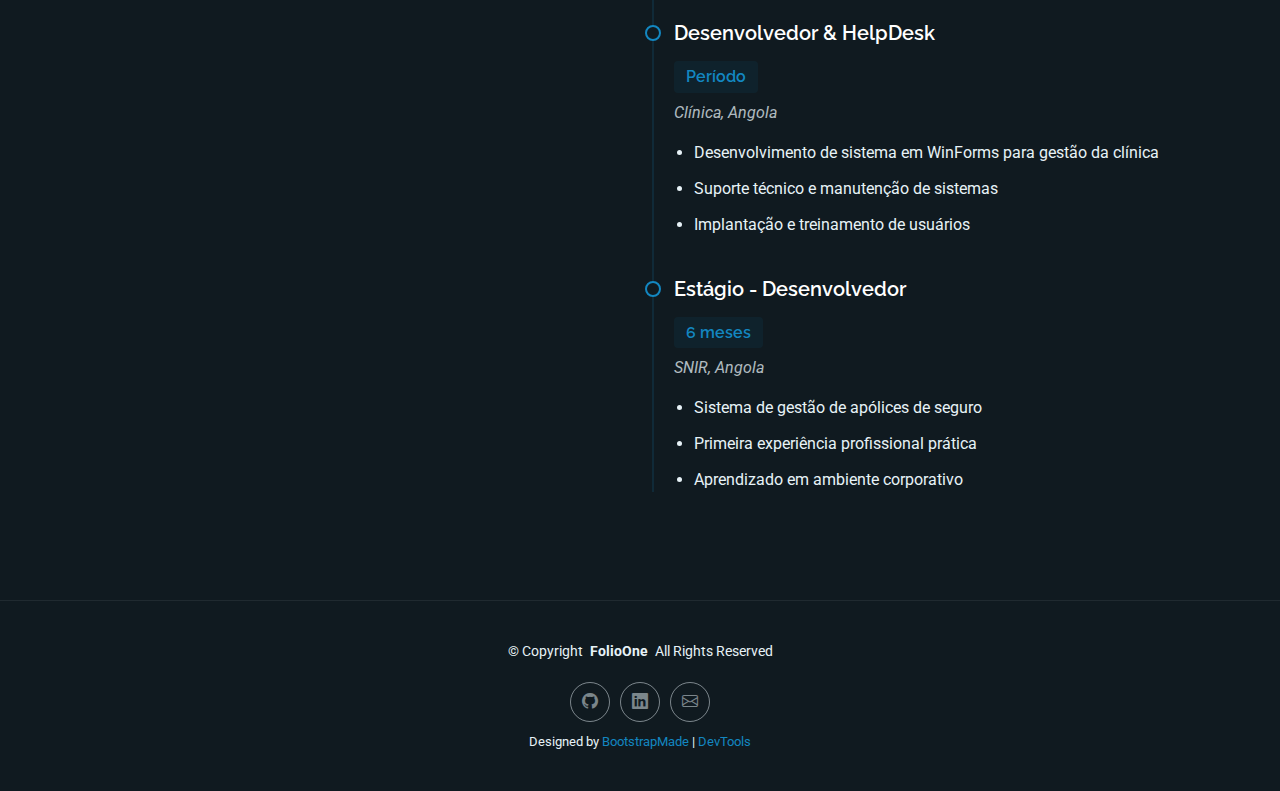
<file: resume.html>
<!DOCTYPE html>
<html lang="en">

<head>
  <meta charset="utf-8">
  <meta content="width=device-width, initial-scale=1.0" name="viewport">
  <title>Currículo - Eliézer Afonso</title>
  <meta name="description" content="Currículo profissional de Eliézer Afonso - Desenvolvedor FullStack">
  <meta name="keywords" content="currículo, desenvolvedor, fullstack, experiência">

  <!-- Favicons -->
  <link href="assets/img/development_code_developer_command_programmer_prompt_icon_259549.ico?v=2" rel="icon"
    type="image/x-icon">
  <link href="assets/img/favicon.png?v=2" rel="apple-touch-icon">

  <!-- Fonts -->
  <link href="https://fonts.googleapis.com" rel="preconnect">
  <link href="https://fonts.gstatic.com" rel="preconnect" crossorigin>
  <link
    href="https://fonts.googleapis.com/css2?family=Roboto:ital,wght@0,100;0,300;0,400;0,500;0,700;0,900;1,100;1,300;1,400;1,500;1,700;1,900&family=Poppins:ital,wght@0,100;0,200;0,300;0,400;0,500;0,600;0,700;0,800;0,900;1,100;1,200;1,300;1,400;1,500;1,600;1,700;1,800;1,900&family=Raleway:ital,wght@0,100;0,200;0,300;0,400;0,500;0,600;0,700;0,800;0,900;1,100;1,200;1,300;1,400;1,500;1,600;1,700;1,800;1,900&display=swap"
    rel="stylesheet">

  <!-- Vendor CSS Files -->
  <link href="assets/vendor/bootstrap/css/bootstrap.min.css" rel="stylesheet">
  <link href="assets/vendor/bootstrap-icons/bootstrap-icons.css" rel="stylesheet">
  <link href="assets/vendor/aos/aos.css" rel="stylesheet">
  <link href="assets/vendor/swiper/swiper-bundle.min.css" rel="stylesheet">
  <link href="assets/vendor/glightbox/css/glightbox.min.css" rel="stylesheet">

  <!-- Main CSS File -->
  <link href="assets/css/main.css" rel="stylesheet">

  <!-- =======================================================
  * Template Name: FolioOne
  * Template URL: https://bootstrapmade.com/folioone-bootstrap-portfolio-website-template/
  * Updated: Aug 23 2025 with Bootstrap v5.3.7
  * Author: BootstrapMade.com
  * License: https://bootstrapmade.com/license/
  ======================================================== -->
</head>

<body class="resume-page">

  <header id="header" class="header d-flex align-items-center light-background sticky-top">
    <div class="container position-relative d-flex align-items-center justify-content-between">

      <!-- <a href="index.html" class="logo d-flex align-items-center me-auto me-xl-0">
      <img src="assets/img/logo.webp" alt="">
      <h1 class="sitename">FolioOne</h1> 
    </a> -->

      <nav id="navmenu" class="navmenu">
        <ul>
          <li><a href="index.html">Início</a></li>
          <li><a href="about.html">Sobre</a></li>
          <li><a href="resume.html" class="active">Currículo</a></li>
          <li><a href="services.html">Serviços</a></li>
          <li><a href="portfolio.html">Portfolio</a></li>
          <li><a href="contact.html">Contato</a></li>
        </ul>
        <i class="mobile-nav-toggle d-xl-none bi bi-list"></i>
      </nav>

      <div class="header-social-links">
        <a href="https://github.com/EliezerAfonso01" class="github" target="_blank"><i class="bi bi-github"></i></a>
        <a href="https://www.linkedin.com/in/eliezer-afonso-developer" class="linkedin" target="_blank"><i
            class="bi bi-linkedin"></i></a>
        <a href="mailto:Eliezerafonso51@gmail.com" class="email"><i class="bi bi-envelope"></i></a>
        <button id="theme-toggle" class="theme-toggle" aria-label="Alternar tema">
          <i class="bi bi-sun-fill"></i>
        </button>
      </div>

    </div>
  </header>

  <main class="main">

    <!-- Resume Section -->
    <section id="resume" class="resume section">

      <!-- Section Title -->
      <div class="container section-title" data-aos="fade-up">
        <h2>Currículo</h2>
        <p>Mais de 7 anos de experiência em desenvolvimento de software, liderança técnica e arquitetura de sistemas</p>
      </div><!-- End Section Title -->

      <div class="container" data-aos="fade-up" data-aos-delay="100">

        <div class="row">
          <div class="col-lg-6">

            <!-- Education Section -->
            <div class="resume-item" data-aos="fade-up">
              <h3 class="resume-title">Formação</h3>

              <div class="resume-content">
                <article class="education-item">
                  <h4>Técnico de Informática</h4>
                  <h5>2015 - 2018</h5>
                  <p class="institution"><em>Instituto de Telecomunicações Itel</em></p>
                  <p>Formação técnica completa em informática, programação e desenvolvimento de sistemas. Base sólida em
                    lógica de programação, banco de dados e arquitetura de software.</p>
                </article>
              </div>
            </div><!-- End Education Section -->

            <!-- Professional Skills Section -->
            <div class="resume-item skills-animation" data-aos="fade-up">
              <h3 class="resume-title">Habilidades Profissionais</h3>

              <div class="resume-content">
                <div class="skill-item">
                  <h4>Desenvolvimento Backend</h4>
                  <div class="progress">
                    <div class="progress-bar" role="progressbar" aria-valuenow="95" aria-valuemin="0"
                      aria-valuemax="100"></div>
                  </div>
                </div>

                <div class="skill-item">
                  <h4>Desenvolvimento Frontend</h4>
                  <div class="progress">
                    <div class="progress-bar" role="progressbar" aria-valuenow="90" aria-valuemin="0"
                      aria-valuemax="100"></div>
                  </div>
                </div>

                <div class="skill-item">
                  <h4>Arquitetura de Sistemas</h4>
                  <div class="progress">
                    <div class="progress-bar" role="progressbar" aria-valuenow="92" aria-valuemin="0"
                      aria-valuemax="100"></div>
                  </div>
                </div>

                <div class="skill-item">
                  <h4>Liderança de Equipes</h4>
                  <div class="progress">
                    <div class="progress-bar" role="progressbar" aria-valuenow="85" aria-valuemin="0"
                      aria-valuemax="100"></div>
                  </div>
                </div>
              </div>
            </div><!-- End Professional Skills Section -->
          </div>

          <div class="col-lg-6">
            <!-- Experience Section -->
            <div class="resume-item" data-aos="fade-up" data-aos-delay="100">
              <h3 class="resume-title">Experiência Profissional</h3>

              <div class="resume-content">
                <article class="experience-item">
                  <h4>Desenvolvedor FullStack</h4>
                  <h5>Atual</h5>
                  <p class="company"><em>Mardata, Angola</em></p>
                  <ul>
                    <li>Desenvolvimento de sistema de gestão documental com workflow avançado</li>
                    <li>Implementação de workflow customizável com controle de permissões</li>
                    <li>Backend em C# com Clean Architecture e frontend em Angular</li>
                    <li>Sistema com potencial comparável ao ClipOne</li>
                  </ul>
                </article>

                <article class="experience-item">
                  <h4>Backend Developer</h4>
                  <h5>Remoto</h5>
                  <p class="company"><em>DealBusiness, Portugal</em></p>
                  <ul>
                    <li>Desenvolvimento completo do backend da plataforma</li>
                    <li>Estruturação do banco de dados e modelagem</li>
                    <li>Implementação de Clean Architecture e boas práticas</li>
                    <li>Liderança técnica da equipe backend</li>
                  </ul>
                </article>

                <article class="experience-item">
                  <h4>Desenvolvedor</h4>
                  <h5>Período</h5>
                  <p class="company"><em>GC Lucan, Angola</em></p>
                  <ul>
                    <li>Manutenção e desenvolvimento de softwares de gestão (Peste e HR)</li>
                    <li>Desenvolvimento de APIs RESTful em C#</li>
                    <li>Frontend em ASP.NET com integração de sistemas</li>
                    <li>Suporte e evolução de aplicações legadas</li>
                  </ul>
                </article>

                <article class="experience-item">
                  <h4>Desenvolvedor Freelancer</h4>
                  <h5>Vários períodos</h5>
                  <p class="company"><em>Projetos Diversos</em></p>
                  <ul>
                    <li>Aplicação Android em .NET MAUI para gestão de oficina com sistema de pedidos</li>
                    <li>Sistema completo para empresa de lavagem de carros</li>
                    <li>Plataforma escolar com biblioteca, pagamentos online e chat interno</li>
                    <li>Sites institucionais e sistemas de gestão personalizados</li>
                  </ul>
                </article>

                <article class="experience-item">
                  <h4>Desenvolvedor & HelpDesk</h4>
                  <h5>Período</h5>
                  <p class="company"><em>Clínica, Angola</em></p>
                  <ul>
                    <li>Desenvolvimento de sistema em WinForms para gestão da clínica</li>
                    <li>Suporte técnico e manutenção de sistemas</li>
                    <li>Implantação e treinamento de usuários</li>
                  </ul>
                </article>

                <article class="experience-item">
                  <h4>Estágio - Desenvolvedor</h4>
                  <h5>6 meses</h5>
                  <p class="company"><em>SNIR, Angola</em></p>
                  <ul>
                    <li>Sistema de gestão de apólices de seguro</li>
                    <li>Primeira experiência profissional prática</li>
                    <li>Aprendizado em ambiente corporativo</li>
                  </ul>
                </article>
              </div>
            </div><!-- End Experience Section -->
          </div>
        </div>

      </div>

    </section><!-- /Resume Section -->

  </main>

  <footer id="footer" class="footer">

    <div class="container">
      <div class="copyright text-center ">
        <p>© <span>Copyright</span> <strong class="px-1 sitename">FolioOne</strong> <span>All Rights Reserved<br></span>
        </p>
      </div>
      <div class="social-links d-flex justify-content-center">
        <a href="https://github.com/EliezerAfonso01" target="_blank"><i class="bi bi-github"></i></a>
        <a href="https://www.linkedin.com/in/eliezer-afonso-developer" target="_blank"><i
            class="bi bi-linkedin"></i></a>
        <a href="mailto:Eliezerafonso51@gmail.com"><i class="bi bi-envelope"></i></a>
      </div>
      <div class="credits">
        <!-- All the links in the footer should remain intact. -->
        <!-- You can delete the links only if you've purchased the pro version. -->
        <!-- Licensing information: https://bootstrapmade.com/license/ -->
        <!-- Purchase the pro version with working PHP/AJAX contact form: [buy-url] -->
        Designed by <a href="https://bootstrapmade.com/">BootstrapMade</a> | <a
          href="https://bootstrapmade.com/tools/">DevTools</a>
      </div>
    </div>

  </footer>

  <!-- Scroll Top -->
  <a href="#" id="scroll-top" class="scroll-top d-flex align-items-center justify-content-center"><i
      class="bi bi-arrow-up-short"></i></a>

  <!-- Preloader -->
  <div id="preloader"></div>

  <!-- Vendor JS Files -->
  <script src="assets/vendor/bootstrap/js/bootstrap.bundle.min.js"></script>
  <script src="assets/vendor/php-email-form/validate.js"></script>
  <script src="assets/vendor/aos/aos.js"></script>
  <script src="assets/vendor/typed.js/typed.umd.js"></script>
  <script src="assets/vendor/waypoints/noframework.waypoints.js"></script>
  <script src="assets/vendor/purecounter/purecounter_vanilla.js"></script>
  <script src="assets/vendor/swiper/swiper-bundle.min.js"></script>
  <script src="assets/vendor/imagesloaded/imagesloaded.pkgd.min.js"></script>
  <script src="assets/vendor/isotope-layout/isotope.pkgd.min.js"></script>
  <script src="assets/vendor/glightbox/js/glightbox.min.js"></script>

  <!-- Main JS File -->
  <script src="assets/js/main.js"></script>

</body>

</html>
</file>
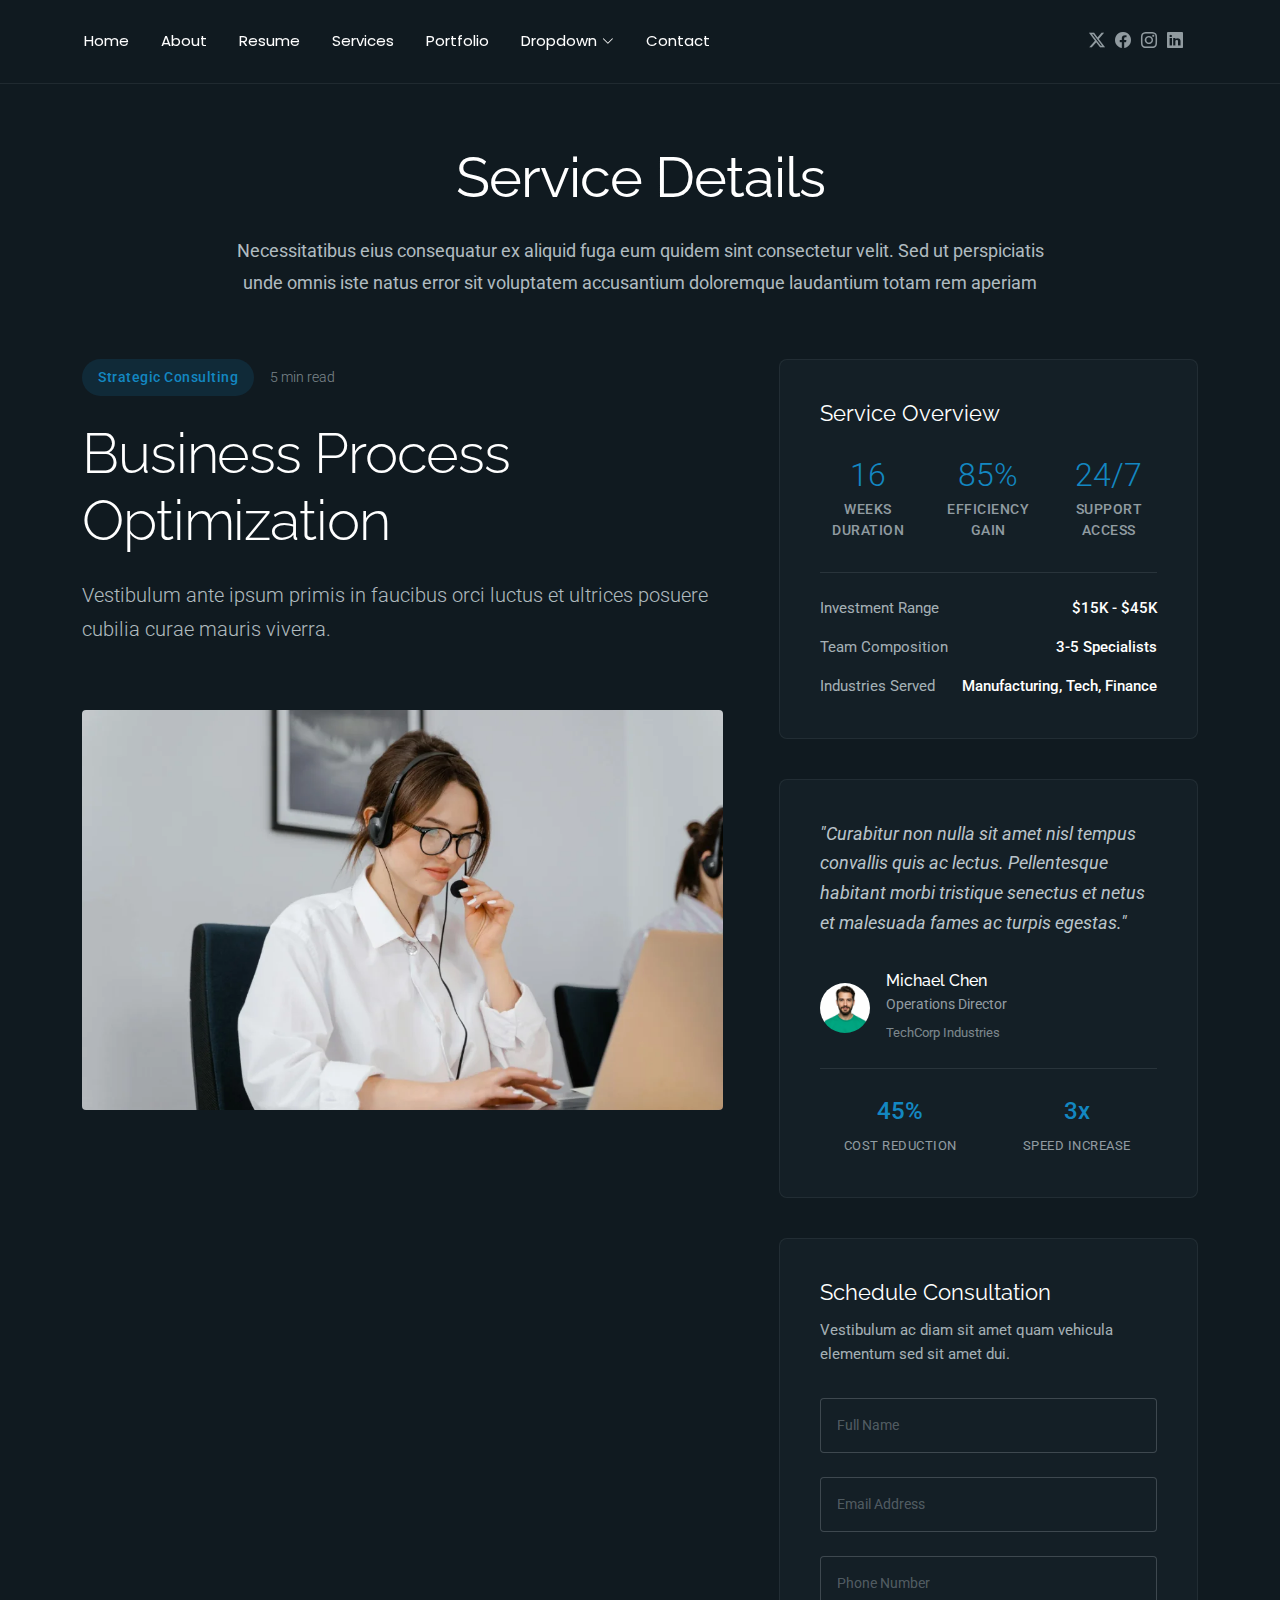
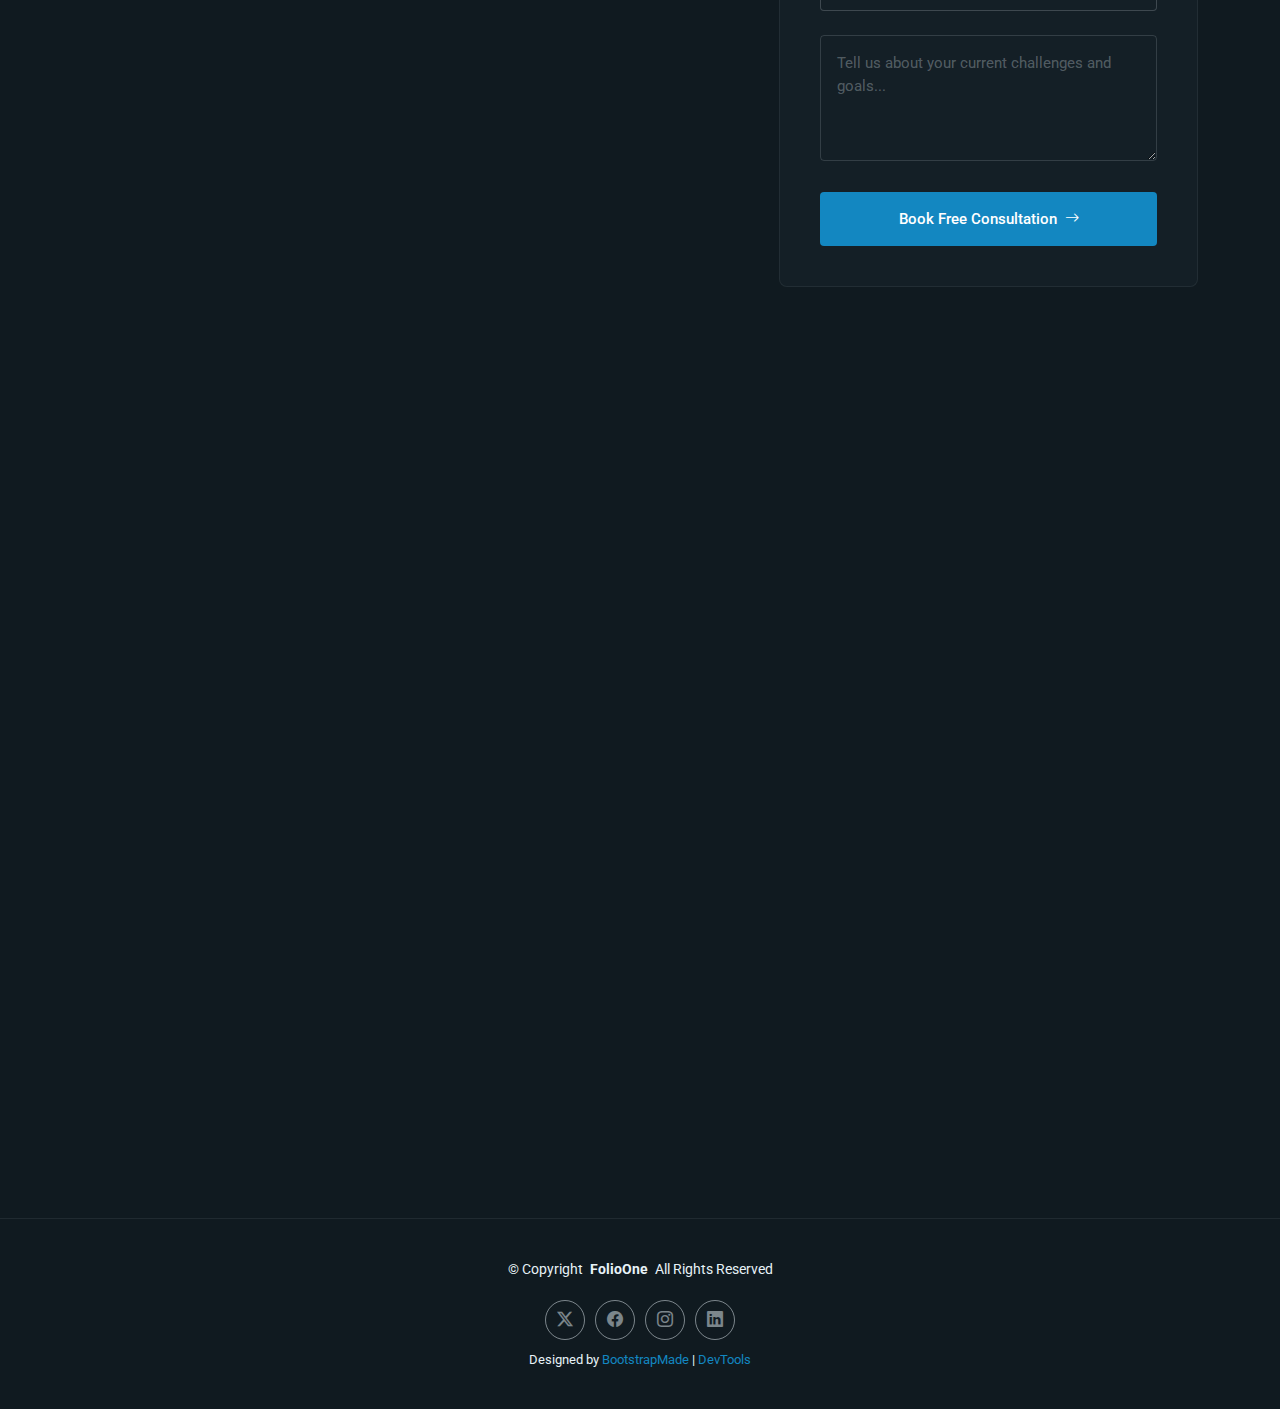
<file: service-details.html>
<!DOCTYPE html>
<html lang="en">

<head>
  <meta charset="utf-8">
  <meta content="width=device-width, initial-scale=1.0" name="viewport">
  <title>Service Details - FolioOne Bootstrap Template</title>
  <meta name="description" content="">
  <meta name="keywords" content="">

  <!-- Favicons -->
  <link href="assets/img/favicon.png" rel="icon">
  <link href="assets/img/apple-touch-icon.png" rel="apple-touch-icon">

  <!-- Fonts -->
  <link href="https://fonts.googleapis.com" rel="preconnect">
  <link href="https://fonts.gstatic.com" rel="preconnect" crossorigin>
  <link href="https://fonts.googleapis.com/css2?family=Roboto:ital,wght@0,100;0,300;0,400;0,500;0,700;0,900;1,100;1,300;1,400;1,500;1,700;1,900&family=Poppins:ital,wght@0,100;0,200;0,300;0,400;0,500;0,600;0,700;0,800;0,900;1,100;1,200;1,300;1,400;1,500;1,600;1,700;1,800;1,900&family=Raleway:ital,wght@0,100;0,200;0,300;0,400;0,500;0,600;0,700;0,800;0,900;1,100;1,200;1,300;1,400;1,500;1,600;1,700;1,800;1,900&display=swap" rel="stylesheet">

  <!-- Vendor CSS Files -->
  <link href="assets/vendor/bootstrap/css/bootstrap.min.css" rel="stylesheet">
  <link href="assets/vendor/bootstrap-icons/bootstrap-icons.css" rel="stylesheet">
  <link href="assets/vendor/aos/aos.css" rel="stylesheet">
  <link href="assets/vendor/swiper/swiper-bundle.min.css" rel="stylesheet">
  <link href="assets/vendor/glightbox/css/glightbox.min.css" rel="stylesheet">

  <!-- Main CSS File -->
  <link href="assets/css/main.css" rel="stylesheet">

  <!-- =======================================================
  * Template Name: FolioOne
  * Template URL: https://bootstrapmade.com/folioone-bootstrap-portfolio-website-template/
  * Updated: Aug 23 2025 with Bootstrap v5.3.7
  * Author: BootstrapMade.com
  * License: https://bootstrapmade.com/license/
  ======================================================== -->
</head>

<body class="service-details-page">

  <header id="header" class="header d-flex align-items-center light-background sticky-top">
    <div class="container position-relative d-flex align-items-center justify-content-between">

      <!-- <a href="index.html" class="logo d-flex align-items-center me-auto me-xl-0">
      <img src="assets/img/logo.webp" alt="">
      <h1 class="sitename">FolioOne</h1> 
    </a> -->

      <nav id="navmenu" class="navmenu">
        <ul>
          <li><a href="index.html">Home</a></li>
          <li><a href="about.html">About</a></li>
          <li><a href="resume.html">Resume</a></li>
          <li><a href="services.html">Services</a></li>
          <li><a href="portfolio.html">Portfolio</a></li>
          <li class="dropdown"><a href="#"><span>Dropdown</span> <i class="bi bi-chevron-down toggle-dropdown"></i></a>
            <ul>
              <li><a href="#">Dropdown 1</a></li>
              <li class="dropdown"><a href="#"><span>Deep Dropdown</span> <i class="bi bi-chevron-down toggle-dropdown"></i></a>
                <ul>
                  <li><a href="#">Deep Dropdown 1</a></li>
                  <li><a href="#">Deep Dropdown 2</a></li>
                  <li><a href="#">Deep Dropdown 3</a></li>
                  <li><a href="#">Deep Dropdown 4</a></li>
                  <li><a href="#">Deep Dropdown 5</a></li>
                </ul>
              </li>
              <li><a href="#">Dropdown 2</a></li>
              <li><a href="#">Dropdown 3</a></li>
              <li><a href="#">Dropdown 4</a></li>
            </ul>
          </li>
          <li><a href="contact.html">Contact</a></li>
        </ul>
        <i class="mobile-nav-toggle d-xl-none bi bi-list"></i>
      </nav>

      <div class="header-social-links">
        <a href="#" class="twitter"><i class="bi bi-twitter-x"></i></a>
        <a href="#" class="facebook"><i class="bi bi-facebook"></i></a>
        <a href="#" class="instagram"><i class="bi bi-instagram"></i></a>
        <a href="#" class="linkedin"><i class="bi bi-linkedin"></i></a>
      </div>

    </div>
  </header>

  <main class="main">

    <!-- Service Details Section -->
    <section id="service-details" class="service-details section">

      <!-- Section Title -->
      <div class="container section-title" data-aos="fade-up">
        <h2>Service Details</h2>
        <p>Necessitatibus eius consequatur ex aliquid fuga eum quidem sint consectetur velit. Sed ut perspiciatis unde omnis iste natus error sit voluptatem accusantium doloremque laudantium totam rem aperiam</p>
      </div><!-- End Section Title -->

      <div class="container" data-aos="fade-up" data-aos-delay="100">

        <div class="row">

          <!-- Main Content Area -->
          <div class="col-lg-7">

            <!-- Hero Service Introduction -->
            <div class="service-hero" data-aos="fade-up" data-aos-delay="100">
              <div class="service-meta">
                <span class="service-category">Strategic Consulting</span>
                <span class="reading-time">5 min read</span>
              </div>
              <h1>Business Process Optimization</h1>
              <p class="service-description">Vestibulum ante ipsum primis in faucibus orci luctus et ultrices posuere cubilia curae mauris viverra.</p>
            </div>

            <!-- Service Visual -->
            <div class="service-visual" data-aos="zoom-in" data-aos-delay="200">
              <img src="assets/img/services/services-7.webp" alt="Business Process Optimization" class="img-fluid">
            </div>

            <!-- Service Content -->
            <div class="service-narrative" data-aos="fade-up" data-aos-delay="300">
              <h3>Transform Your Operations</h3>
              <p>Donec rutrum congue leo eget malesuada. Vivamus magna justo, lacinia eget consectetur sed, convallis at tellus. Mauris blandit aliquet elit, eget tincidunt nibh pulvinar a. Cras ultricies ligula sed magna dictum porta.</p>

              <p>Sed porttitor lectus nibh. Vestibulum ac diam sit amet quam vehicula elementum sed sit amet dui. Pellentesque habitant morbi tristique senectus et netus et malesuada fames ac turpis egestas. Donec sollicitudin molestie malesuada.</p>

              <!-- Key Benefits Grid -->
              <div class="benefits-grid" data-aos="fade-up" data-aos-delay="400">
                <div class="benefit-card">
                  <div class="benefit-icon">
                    <i class="bi bi-lightning-charge"></i>
                  </div>
                  <h4>Efficiency Boost</h4>
                  <p>Curabitur arcu erat accumsan id imperdiet et porttitor at sem.</p>
                </div>

                <div class="benefit-card">
                  <div class="benefit-icon">
                    <i class="bi bi-shield-check"></i>
                  </div>
                  <h4>Risk Mitigation</h4>
                  <p>Pellentesque in ipsum id orci porta dapibus vestibulum ante ipsum.</p>
                </div>

                <div class="benefit-card">
                  <div class="benefit-icon">
                    <i class="bi bi-graph-up"></i>
                  </div>
                  <h4>Growth Acceleration</h4>
                  <p>Vivamus suscipit tortor eget felis porttitor volutpat mauris blandit.</p>
                </div>

                <div class="benefit-card">
                  <div class="benefit-icon">
                    <i class="bi bi-people"></i>
                  </div>
                  <h4>Team Alignment</h4>
                  <p>Donec rutrum congue leo eget malesuada vivamus magna justo lacinia.</p>
                </div>
              </div>

            </div>

            <!-- Implementation Timeline -->
            <div class="timeline-section" data-aos="fade-up" data-aos-delay="500">
              <h3>Implementation Journey</h3>
              <div class="timeline">
                <div class="timeline-item">
                  <div class="timeline-marker">
                    <span>1</span>
                  </div>
                  <div class="timeline-content">
                    <h4>Discovery &amp; Assessment</h4>
                    <p>Comprehensive analysis of current processes and identification of optimization opportunities.</p>
                    <small>Week 1-2</small>
                  </div>
                </div>

                <div class="timeline-item">
                  <div class="timeline-marker">
                    <span>2</span>
                  </div>
                  <div class="timeline-content">
                    <h4>Strategic Planning</h4>
                    <p>Development of customized optimization roadmap with clear milestones and success metrics.</p>
                    <small>Week 3-4</small>
                  </div>
                </div>

                <div class="timeline-item">
                  <div class="timeline-marker">
                    <span>3</span>
                  </div>
                  <div class="timeline-content">
                    <h4>Implementation</h4>
                    <p>Systematic rollout of process improvements with continuous monitoring and adjustment.</p>
                    <small>Week 5-12</small>
                  </div>
                </div>

                <div class="timeline-item">
                  <div class="timeline-marker">
                    <span>4</span>
                  </div>
                  <div class="timeline-content">
                    <h4>Optimization &amp; Scale</h4>
                    <p>Fine-tuning of implemented solutions and preparation for organization-wide scaling.</p>
                    <small>Week 13-16</small>
                  </div>
                </div>
              </div>
            </div>

          </div><!-- End Main Content -->

          <!-- Service Sidebar -->
          <div class="col-lg-5">
            <div class="service-sidebar" data-aos="fade-up" data-aos-delay="200">

              <!-- Service Overview Card -->
              <div class="overview-card">
                <div class="overview-header">
                  <h4>Service Overview</h4>
                </div>
                <div class="overview-stats">
                  <div class="stat-item">
                    <div class="stat-number">16</div>
                    <div class="stat-label">Weeks Duration</div>
                  </div>
                  <div class="stat-item">
                    <div class="stat-number">85%</div>
                    <div class="stat-label">Efficiency Gain</div>
                  </div>
                  <div class="stat-item">
                    <div class="stat-number">24/7</div>
                    <div class="stat-label">Support Access</div>
                  </div>
                </div>

                <div class="overview-details">
                  <div class="detail-row">
                    <span class="detail-label">Investment Range</span>
                    <span class="detail-value">$15K - $45K</span>
                  </div>
                  <div class="detail-row">
                    <span class="detail-label">Team Composition</span>
                    <span class="detail-value">3-5 Specialists</span>
                  </div>
                  <div class="detail-row">
                    <span class="detail-label">Industries Served</span>
                    <span class="detail-value">Manufacturing, Tech, Finance</span>
                  </div>
                </div>
              </div>

              <!-- Client Success Story -->
              <div class="success-story">
                <div class="story-quote">
                  <p>"Curabitur non nulla sit amet nisl tempus convallis quis ac lectus. Pellentesque habitant morbi tristique senectus et netus et malesuada fames ac turpis egestas."</p>
                </div>
                <div class="story-author">
                  <img src="assets/img/person/person-m-8.webp" alt="Michael Chen" class="author-avatar">
                  <div class="author-details">
                    <h5>Michael Chen</h5>
                    <span>Operations Director</span>
                    <small>TechCorp Industries</small>
                  </div>
                </div>
                <div class="story-metrics">
                  <div class="metric">
                    <span class="metric-value">45%</span>
                    <span class="metric-label">Cost Reduction</span>
                  </div>
                  <div class="metric">
                    <span class="metric-value">3x</span>
                    <span class="metric-label">Speed Increase</span>
                  </div>
                </div>
              </div>

              <!-- Consultation Form -->
              <div class="consultation-form">
                <div class="form-header">
                  <h4>Schedule Consultation</h4>
                  <p>Vestibulum ac diam sit amet quam vehicula elementum sed sit amet dui.</p>
                </div>

                <form action="forms/consultation.php" method="post" class="php-email-form">
                  <div class="form-group">
                    <input type="text" name="name" class="form-input" placeholder="Full Name" required="">
                  </div>

                  <div class="form-group">
                    <input type="email" name="email" class="form-input" placeholder="Email Address" required="">
                  </div>

                  <div class="form-group">
                    <input type="tel" name="phone" class="form-input" placeholder="Phone Number">
                  </div>

                  <input type="hidden" name="subject" value="Business Process Optimization Consultation">

                  <div class="form-group">
                    <textarea name="message" class="form-input" rows="4" placeholder="Tell us about your current challenges and goals..." required=""></textarea>
                  </div>

                  <div class="loading">Loading</div>
                  <div class="error-message"></div>
                  <div class="sent-message">Your consultation request has been sent. Thank you!</div>

                  <button type="submit" class="btn-consultation">
                    <span>Book Free Consultation</span>
                    <i class="bi bi-arrow-right"></i>
                  </button>
                </form>
              </div>

            </div>
          </div><!-- End Sidebar -->

        </div>

      </div>

    </section><!-- /Service Details Section -->

  </main>

  <footer id="footer" class="footer">

    <div class="container">
      <div class="copyright text-center ">
        <p>© <span>Copyright</span> <strong class="px-1 sitename">FolioOne</strong> <span>All Rights Reserved<br></span></p>
      </div>
      <div class="social-links d-flex justify-content-center">
        <a href=""><i class="bi bi-twitter-x"></i></a>
        <a href=""><i class="bi bi-facebook"></i></a>
        <a href=""><i class="bi bi-instagram"></i></a>
        <a href=""><i class="bi bi-linkedin"></i></a>
      </div>
      <div class="credits">
        <!-- All the links in the footer should remain intact. -->
        <!-- You can delete the links only if you've purchased the pro version. -->
        <!-- Licensing information: https://bootstrapmade.com/license/ -->
        <!-- Purchase the pro version with working PHP/AJAX contact form: [buy-url] -->
        Designed by <a href="https://bootstrapmade.com/">BootstrapMade</a> | <a href="https://bootstrapmade.com/tools/">DevTools</a>
      </div>
    </div>

  </footer>

  <!-- Scroll Top -->
  <a href="#" id="scroll-top" class="scroll-top d-flex align-items-center justify-content-center"><i class="bi bi-arrow-up-short"></i></a>

  <!-- Preloader -->
  <div id="preloader"></div>

  <!-- Vendor JS Files -->
  <script src="assets/vendor/bootstrap/js/bootstrap.bundle.min.js"></script>
  <script src="assets/vendor/php-email-form/validate.js"></script>
  <script src="assets/vendor/aos/aos.js"></script>
  <script src="assets/vendor/typed.js/typed.umd.js"></script>
  <script src="assets/vendor/waypoints/noframework.waypoints.js"></script>
  <script src="assets/vendor/purecounter/purecounter_vanilla.js"></script>
  <script src="assets/vendor/swiper/swiper-bundle.min.js"></script>
  <script src="assets/vendor/imagesloaded/imagesloaded.pkgd.min.js"></script>
  <script src="assets/vendor/isotope-layout/isotope.pkgd.min.js"></script>
  <script src="assets/vendor/glightbox/js/glightbox.min.js"></script>

  <!-- Main JS File -->
  <script src="assets/js/main.js"></script>

</body>

</html>
</file>
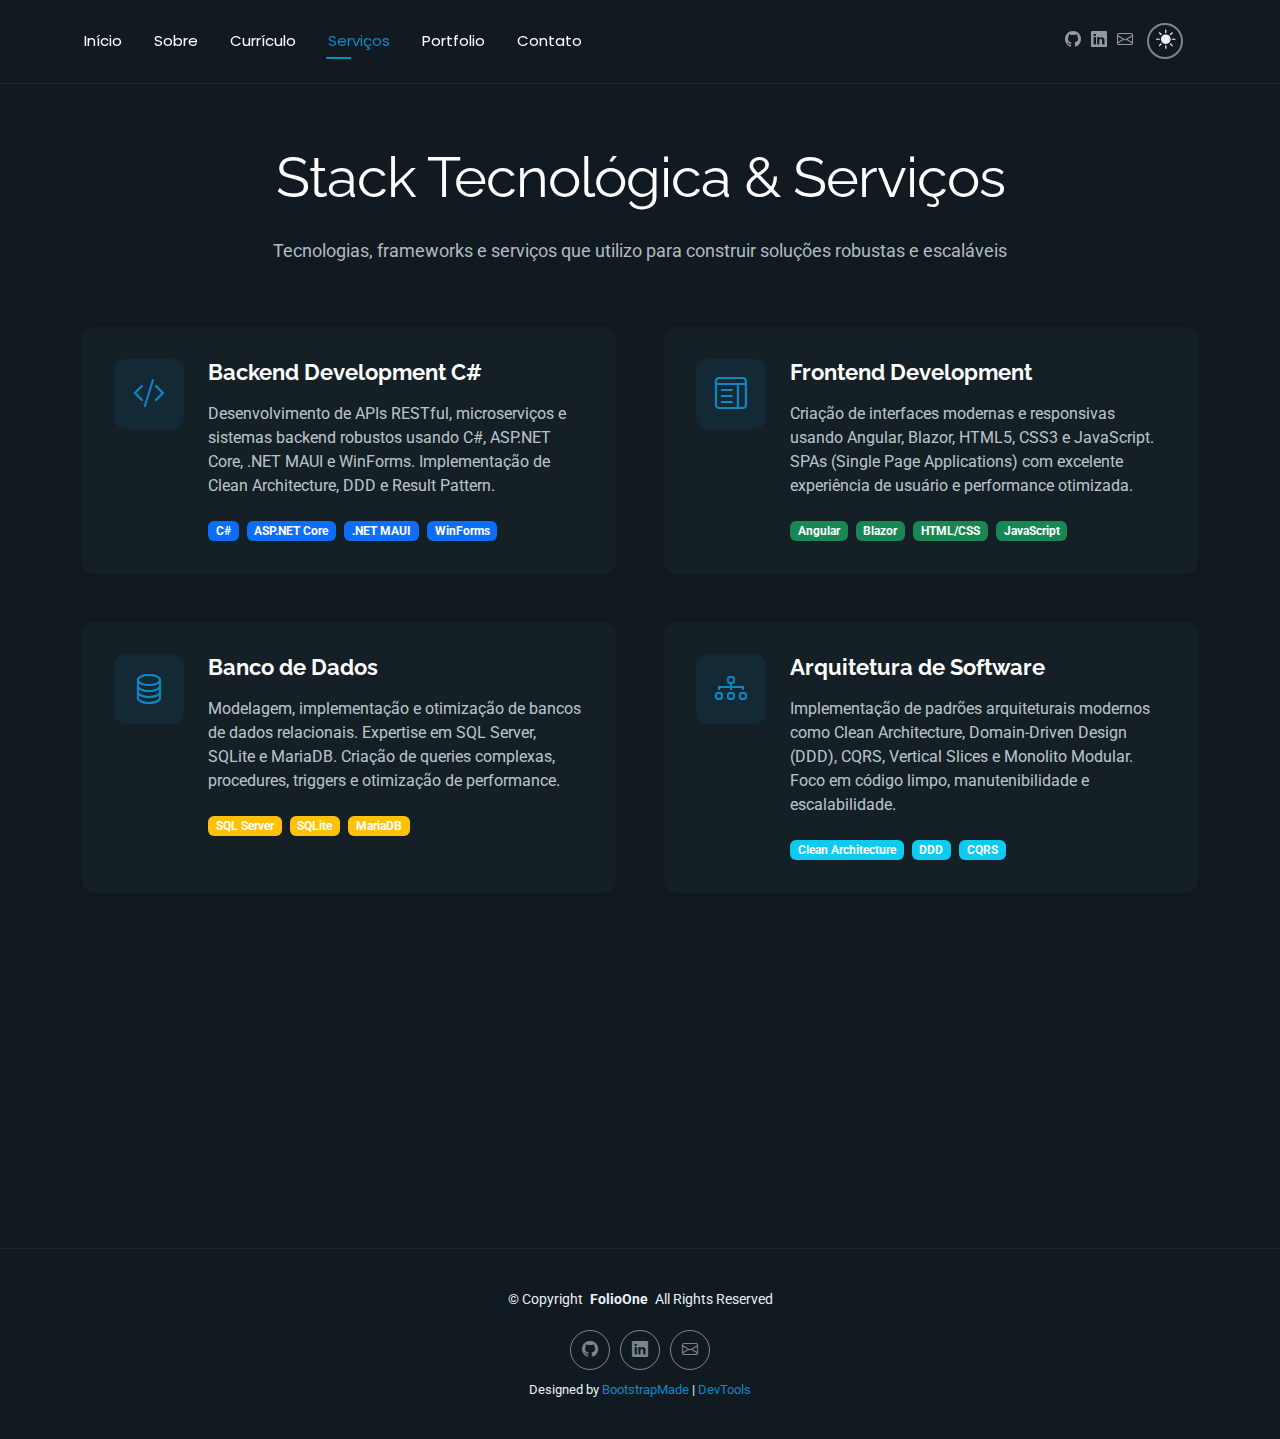
<file: services.html>
<!DOCTYPE html>
<html lang="en">

<head>
  <meta charset="utf-8">
  <meta content="width=device-width, initial-scale=1.0" name="viewport">
  <title>Serviços - Eliézer Afonso</title>
  <meta name="description" content="Stack tecnológica e serviços oferecidos por Eliézer Afonso">
  <meta name="keywords" content="serviços, stack, tecnologias, desenvolvedor">

  <!-- Favicons -->
  <link href="assets/img/development_code_developer_command_programmer_prompt_icon_259549.ico?v=2" rel="icon"
    type="image/x-icon">
  <link href="assets/img/favicon.png?v=2" rel="apple-touch-icon">

  <!-- Fonts -->
  <link href="https://fonts.googleapis.com" rel="preconnect">
  <link href="https://fonts.gstatic.com" rel="preconnect" crossorigin>
  <link
    href="https://fonts.googleapis.com/css2?family=Roboto:ital,wght@0,100;0,300;0,400;0,500;0,700;0,900;1,100;1,300;1,400;1,500;1,700;1,900&family=Poppins:ital,wght@0,100;0,200;0,300;0,400;0,500;0,600;0,700;0,800;0,900;1,100;1,200;1,300;1,400;1,500;1,600;1,700;1,800;1,900&family=Raleway:ital,wght@0,100;0,200;0,300;0,400;0,500;0,600;0,700;0,800;0,900;1,100;1,200;1,300;1,400;1,500;1,600;1,700;1,800;1,900&display=swap"
    rel="stylesheet">

  <!-- Vendor CSS Files -->
  <link href="assets/vendor/bootstrap/css/bootstrap.min.css" rel="stylesheet">
  <link href="assets/vendor/bootstrap-icons/bootstrap-icons.css" rel="stylesheet">
  <link href="assets/vendor/aos/aos.css" rel="stylesheet">
  <link href="assets/vendor/swiper/swiper-bundle.min.css" rel="stylesheet">
  <link href="assets/vendor/glightbox/css/glightbox.min.css" rel="stylesheet">

  <!-- Main CSS File -->
  <link href="assets/css/main.css" rel="stylesheet">

  <!-- =======================================================
  * Template Name: FolioOne
  * Template URL: https://bootstrapmade.com/folioone-bootstrap-portfolio-website-template/
  * Updated: Aug 23 2025 with Bootstrap v5.3.7
  * Author: BootstrapMade.com
  * License: https://bootstrapmade.com/license/
  ======================================================== -->
</head>

<body class="services-page">

  <header id="header" class="header d-flex align-items-center light-background sticky-top">
    <div class="container position-relative d-flex align-items-center justify-content-between">

      <!-- <a href="index.html" class="logo d-flex align-items-center me-auto me-xl-0">
      <img src="assets/img/logo.webp" alt="">
      <h1 class="sitename">FolioOne</h1> 
    </a> -->

      <nav id="navmenu" class="navmenu">
        <ul>
          <li><a href="index.html">Início</a></li>
          <li><a href="about.html">Sobre</a></li>
          <li><a href="resume.html">Currículo</a></li>
          <li><a href="services.html" class="active">Serviços</a></li>
          <li><a href="portfolio.html">Portfolio</a></li>
          <li><a href="contact.html">Contato</a></li>
        </ul>
        <i class="mobile-nav-toggle d-xl-none bi bi-list"></i>
      </nav>

      <div class="header-social-links">
        <a href="https://github.com/EliezerAfonso01" class="github" target="_blank"><i class="bi bi-github"></i></a>
        <a href="https://www.linkedin.com/in/eliezer-afonso-developer" class="linkedin" target="_blank"><i
            class="bi bi-linkedin"></i></a>
        <a href="mailto:Eliezerafonso51@gmail.com" class="email"><i class="bi bi-envelope"></i></a>
        <button id="theme-toggle" class="theme-toggle" aria-label="Alternar tema">
          <i class="bi bi-sun-fill"></i>
        </button>
      </div>

    </div>
  </header>

  <main class="main">

    <!-- Services Section -->
    <section id="services" class="services section">

      <!-- Section Title -->
      <div class="container section-title" data-aos="fade-up">
        <h2>Stack Tecnológica & Serviços</h2>
        <p>Tecnologias, frameworks e serviços que utilizo para construir soluções robustas e escaláveis</p>
      </div><!-- End Section Title -->

      <div class="container" data-aos="fade-up" data-aos-delay="100">

        <div class="row justify-content-center g-5">

          <div class="col-md-6" data-aos="fade-right" data-aos-delay="100">
            <div class="service-item">
              <div class="service-icon">
                <i class="bi bi-code-slash"></i>
              </div>
              <div class="service-content">
                <h3>Backend Development C#</h3>
                <p>Desenvolvimento de APIs RESTful, microserviços e sistemas backend robustos usando C#, ASP.NET Core,
                  .NET MAUI e WinForms. Implementação de Clean Architecture, DDD e Result Pattern.</p>
                <div class="mt-3">
                  <span class="badge bg-primary me-1">C#</span>
                  <span class="badge bg-primary me-1">ASP.NET Core</span>
                  <span class="badge bg-primary me-1">.NET MAUI</span>
                  <span class="badge bg-primary">WinForms</span>
                </div>
              </div>
            </div>
          </div><!-- End Service Item -->

          <div class="col-md-6" data-aos="fade-left" data-aos-delay="100">
            <div class="service-item">
              <div class="service-icon">
                <i class="bi bi-layout-text-window"></i>
              </div>
              <div class="service-content">
                <h3>Frontend Development</h3>
                <p>Criação de interfaces modernas e responsivas usando Angular, Blazor, HTML5, CSS3 e JavaScript. SPAs
                  (Single Page Applications) com excelente experiência de usuário e performance otimizada.</p>
                <div class="mt-3">
                  <span class="badge bg-success me-1">Angular</span>
                  <span class="badge bg-success me-1">Blazor</span>
                  <span class="badge bg-success me-1">HTML/CSS</span>
                  <span class="badge bg-success">JavaScript</span>
                </div>
              </div>
            </div>
          </div><!-- End Service Item -->

          <div class="col-md-6" data-aos="fade-right" data-aos-delay="200">
            <div class="service-item">
              <div class="service-icon">
                <i class="bi bi-database"></i>
              </div>
              <div class="service-content">
                <h3>Banco de Dados</h3>
                <p>Modelagem, implementação e otimização de bancos de dados relacionais. Expertise em SQL Server, SQLite
                  e MariaDB. Criação de queries complexas, procedures, triggers e otimização de performance.</p>
                <div class="mt-3">
                  <span class="badge bg-warning me-1">SQL Server</span>
                  <span class="badge bg-warning me-1">SQLite</span>
                  <span class="badge bg-warning">MariaDB</span>
                </div>
              </div>
            </div>
          </div><!-- End Service Item -->

          <div class="col-md-6" data-aos="fade-left" data-aos-delay="200">
            <div class="service-item">
              <div class="service-icon">
                <i class="bi bi-diagram-3"></i>
              </div>
              <div class="service-content">
                <h3>Arquitetura de Software</h3>
                <p>Implementação de padrões arquiteturais modernos como Clean Architecture, Domain-Driven Design (DDD),
                  CQRS, Vertical Slices e Monolito Modular. Foco em código limpo, manutenibilidade e escalabilidade.</p>
                <div class="mt-3">
                  <span class="badge bg-info me-1">Clean Architecture</span>
                  <span class="badge bg-info me-1">DDD</span>
                  <span class="badge bg-info">CQRS</span>
                </div>
              </div>
            </div>
          </div><!-- End Service Item -->

          <div class="col-md-6" data-aos="fade-right" data-aos-delay="300">
            <div class="service-item">
              <div class="service-icon">
                <i class="bi bi-phone"></i>
              </div>
              <div class="service-content">
                <h3>Desenvolvimento Mobile</h3>
                <p>Criação de aplicações mobile multiplataforma usando .NET MAUI e Uno Platform. Apps nativas para
                  Android e iOS com compartilhamento de código e performance otimizada.</p>
                <div class="mt-3">
                  <span class="badge bg-danger me-1">.NET MAUI</span>
                  <span class="badge bg-danger me-1">Uno Platform</span>
                  <span class="badge bg-danger">Cross-platform</span>
                </div>
              </div>
            </div>
          </div><!-- End Service Item -->

          <div class="col-md-6" data-aos="fade-left" data-aos-delay="300">
            <div class="service-item">
              <div class="service-icon">
                <i class="bi bi-git"></i>
              </div>
              <div class="service-content">
                <h3>Ferramentas & DevOps</h3>
                <p>Controle de versão com Git/GitHub, gestão de projetos com Azure DevOps, Jira e Trello. Microsoft
                  Identity para autenticação e autorização. Experiência em trabalho ágil e metodologias SCRUM.</p>
                <div class="mt-3">
                  <span class="badge bg-secondary me-1">Git/GitHub</span>
                  <span class="badge bg-secondary me-1">Azure DevOps</span>
                  <span class="badge bg-secondary">Jira</span>
                </div>
              </div>
            </div>
          </div><!-- End Service Item -->

        </div>

      </div>

    </section><!-- /Services Section -->

  </main>

  <footer id="footer" class="footer">

    <div class="container">
      <div class="copyright text-center ">
        <p>© <span>Copyright</span> <strong class="px-1 sitename">FolioOne</strong> <span>All Rights Reserved<br></span>
        </p>
      </div>
      <div class="social-links d-flex justify-content-center">
        <a href="https://github.com/EliezerAfonso01" target="_blank"><i class="bi bi-github"></i></a>
        <a href="https://www.linkedin.com/in/eliezer-afonso-developer" target="_blank"><i
            class="bi bi-linkedin"></i></a>
        <a href="mailto:Eliezerafonso51@gmail.com"><i class="bi bi-envelope"></i></a>
      </div>
      <div class="credits">
        <!-- All the links in the footer should remain intact. -->
        <!-- You can delete the links only if you've purchased the pro version. -->
        <!-- Licensing information: https://bootstrapmade.com/license/ -->
        <!-- Purchase the pro version with working PHP/AJAX contact form: [buy-url] -->
        Designed by <a href="https://bootstrapmade.com/">BootstrapMade</a> | <a
          href="https://bootstrapmade.com/tools/">DevTools</a>
      </div>
    </div>

  </footer>

  <!-- Scroll Top -->
  <a href="#" id="scroll-top" class="scroll-top d-flex align-items-center justify-content-center"><i
      class="bi bi-arrow-up-short"></i></a>

  <!-- Preloader -->
  <div id="preloader"></div>

  <!-- Vendor JS Files -->
  <script src="assets/vendor/bootstrap/js/bootstrap.bundle.min.js"></script>
  <script src="assets/vendor/php-email-form/validate.js"></script>
  <script src="assets/vendor/aos/aos.js"></script>
  <script src="assets/vendor/typed.js/typed.umd.js"></script>
  <script src="assets/vendor/waypoints/noframework.waypoints.js"></script>
  <script src="assets/vendor/purecounter/purecounter_vanilla.js"></script>
  <script src="assets/vendor/swiper/swiper-bundle.min.js"></script>
  <script src="assets/vendor/imagesloaded/imagesloaded.pkgd.min.js"></script>
  <script src="assets/vendor/isotope-layout/isotope.pkgd.min.js"></script>
  <script src="assets/vendor/glightbox/js/glightbox.min.js"></script>

  <!-- Main JS File -->
  <script src="assets/js/main.js"></script>

</body>

</html>
</file>
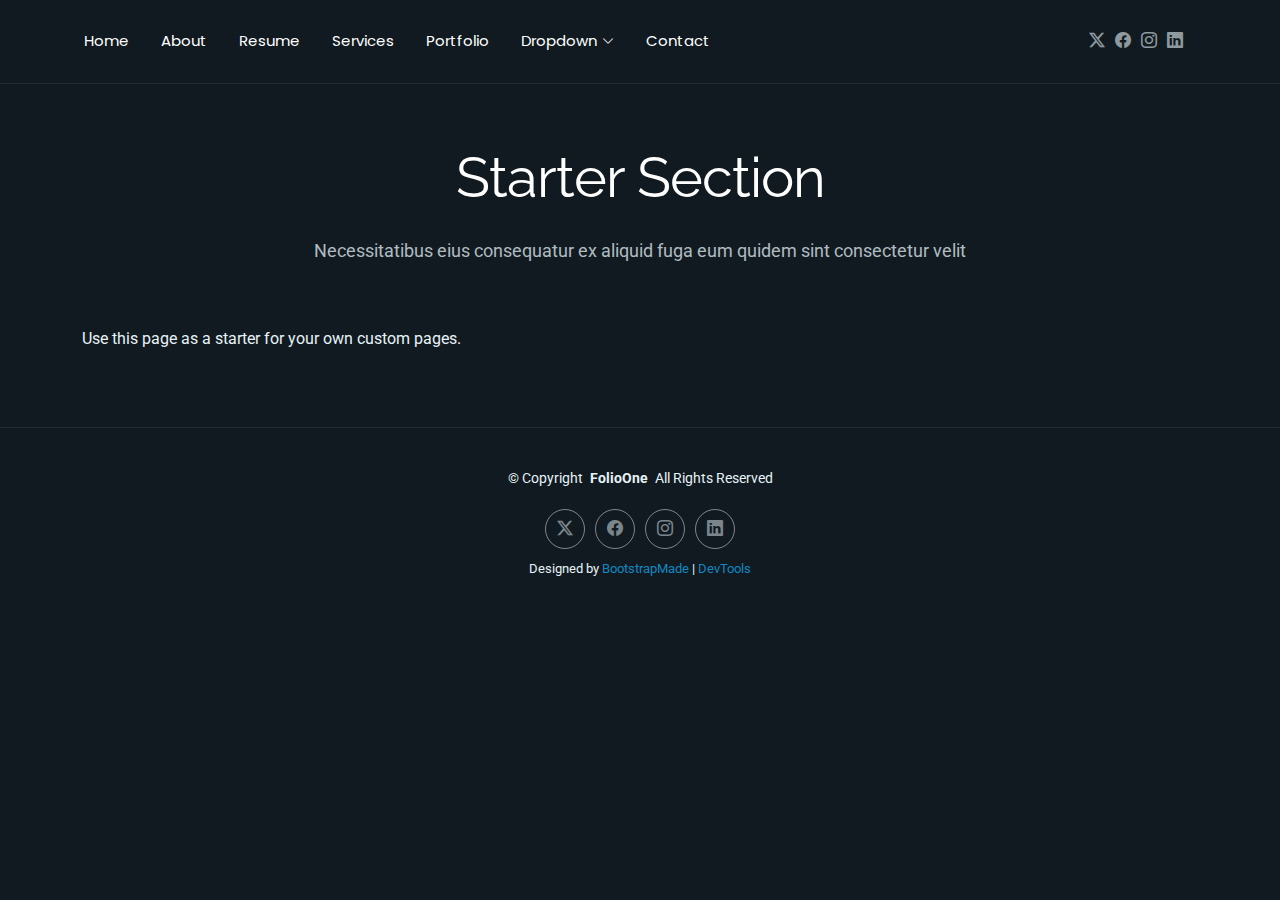
<file: starter-page.html>
<!DOCTYPE html>
<html lang="en">

<head>
  <meta charset="utf-8">
  <meta content="width=device-width, initial-scale=1.0" name="viewport">
  <title>Starter Page - FolioOne Bootstrap Template</title>
  <meta name="description" content="">
  <meta name="keywords" content="">

  <!-- Favicons -->
  <link href="assets/img/favicon.png" rel="icon">
  <link href="assets/img/apple-touch-icon.png" rel="apple-touch-icon">

  <!-- Fonts -->
  <link href="https://fonts.googleapis.com" rel="preconnect">
  <link href="https://fonts.gstatic.com" rel="preconnect" crossorigin>
  <link href="https://fonts.googleapis.com/css2?family=Roboto:ital,wght@0,100;0,300;0,400;0,500;0,700;0,900;1,100;1,300;1,400;1,500;1,700;1,900&family=Poppins:ital,wght@0,100;0,200;0,300;0,400;0,500;0,600;0,700;0,800;0,900;1,100;1,200;1,300;1,400;1,500;1,600;1,700;1,800;1,900&family=Raleway:ital,wght@0,100;0,200;0,300;0,400;0,500;0,600;0,700;0,800;0,900;1,100;1,200;1,300;1,400;1,500;1,600;1,700;1,800;1,900&display=swap" rel="stylesheet">

  <!-- Vendor CSS Files -->
  <link href="assets/vendor/bootstrap/css/bootstrap.min.css" rel="stylesheet">
  <link href="assets/vendor/bootstrap-icons/bootstrap-icons.css" rel="stylesheet">
  <link href="assets/vendor/aos/aos.css" rel="stylesheet">
  <link href="assets/vendor/swiper/swiper-bundle.min.css" rel="stylesheet">
  <link href="assets/vendor/glightbox/css/glightbox.min.css" rel="stylesheet">

  <!-- Main CSS File -->
  <link href="assets/css/main.css" rel="stylesheet">

  <!-- =======================================================
  * Template Name: FolioOne
  * Template URL: https://bootstrapmade.com/folioone-bootstrap-portfolio-website-template/
  * Updated: Aug 23 2025 with Bootstrap v5.3.7
  * Author: BootstrapMade.com
  * License: https://bootstrapmade.com/license/
  ======================================================== -->
</head>

<body class="starter-page-page">

  <header id="header" class="header d-flex align-items-center light-background sticky-top">
    <div class="container position-relative d-flex align-items-center justify-content-between">

      <!-- <a href="index.html" class="logo d-flex align-items-center me-auto me-xl-0">
      <img src="assets/img/logo.webp" alt="">
      <h1 class="sitename">FolioOne</h1> 
    </a> -->

      <nav id="navmenu" class="navmenu">
        <ul>
          <li><a href="index.html">Home</a></li>
          <li><a href="about.html">About</a></li>
          <li><a href="resume.html">Resume</a></li>
          <li><a href="services.html">Services</a></li>
          <li><a href="portfolio.html">Portfolio</a></li>
          <li class="dropdown"><a href="#"><span>Dropdown</span> <i class="bi bi-chevron-down toggle-dropdown"></i></a>
            <ul>
              <li><a href="#">Dropdown 1</a></li>
              <li class="dropdown"><a href="#"><span>Deep Dropdown</span> <i class="bi bi-chevron-down toggle-dropdown"></i></a>
                <ul>
                  <li><a href="#">Deep Dropdown 1</a></li>
                  <li><a href="#">Deep Dropdown 2</a></li>
                  <li><a href="#">Deep Dropdown 3</a></li>
                  <li><a href="#">Deep Dropdown 4</a></li>
                  <li><a href="#">Deep Dropdown 5</a></li>
                </ul>
              </li>
              <li><a href="#">Dropdown 2</a></li>
              <li><a href="#">Dropdown 3</a></li>
              <li><a href="#">Dropdown 4</a></li>
            </ul>
          </li>
          <li><a href="contact.html">Contact</a></li>
        </ul>
        <i class="mobile-nav-toggle d-xl-none bi bi-list"></i>
      </nav>

      <div class="header-social-links">
        <a href="#" class="twitter"><i class="bi bi-twitter-x"></i></a>
        <a href="#" class="facebook"><i class="bi bi-facebook"></i></a>
        <a href="#" class="instagram"><i class="bi bi-instagram"></i></a>
        <a href="#" class="linkedin"><i class="bi bi-linkedin"></i></a>
      </div>

    </div>
  </header>

  <main class="main">

    <!-- Starter Section Section -->
    <section id="starter-section" class="starter-section section">

      <!-- Section Title -->
      <div class="container section-title" data-aos="fade-up">
        <h2>Starter Section</h2>
        <p>Necessitatibus eius consequatur ex aliquid fuga eum quidem sint consectetur velit</p>
      </div><!-- End Section Title -->

      <div class="container" data-aos="fade-up">
        <p>Use this page as a starter for your own custom pages.</p>
      </div>

    </section><!-- /Starter Section Section -->

  </main>

  <footer id="footer" class="footer">

    <div class="container">
      <div class="copyright text-center ">
        <p>© <span>Copyright</span> <strong class="px-1 sitename">FolioOne</strong> <span>All Rights Reserved<br></span></p>
      </div>
      <div class="social-links d-flex justify-content-center">
        <a href=""><i class="bi bi-twitter-x"></i></a>
        <a href=""><i class="bi bi-facebook"></i></a>
        <a href=""><i class="bi bi-instagram"></i></a>
        <a href=""><i class="bi bi-linkedin"></i></a>
      </div>
      <div class="credits">
        <!-- All the links in the footer should remain intact. -->
        <!-- You can delete the links only if you've purchased the pro version. -->
        <!-- Licensing information: https://bootstrapmade.com/license/ -->
        <!-- Purchase the pro version with working PHP/AJAX contact form: [buy-url] -->
        Designed by <a href="https://bootstrapmade.com/">BootstrapMade</a> | <a href="https://bootstrapmade.com/tools/">DevTools</a>
      </div>
    </div>

  </footer>

  <!-- Scroll Top -->
  <a href="#" id="scroll-top" class="scroll-top d-flex align-items-center justify-content-center"><i class="bi bi-arrow-up-short"></i></a>

  <!-- Preloader -->
  <div id="preloader"></div>

  <!-- Vendor JS Files -->
  <script src="assets/vendor/bootstrap/js/bootstrap.bundle.min.js"></script>
  <script src="assets/vendor/php-email-form/validate.js"></script>
  <script src="assets/vendor/aos/aos.js"></script>
  <script src="assets/vendor/typed.js/typed.umd.js"></script>
  <script src="assets/vendor/waypoints/noframework.waypoints.js"></script>
  <script src="assets/vendor/purecounter/purecounter_vanilla.js"></script>
  <script src="assets/vendor/swiper/swiper-bundle.min.js"></script>
  <script src="assets/vendor/imagesloaded/imagesloaded.pkgd.min.js"></script>
  <script src="assets/vendor/isotope-layout/isotope.pkgd.min.js"></script>
  <script src="assets/vendor/glightbox/js/glightbox.min.js"></script>

  <!-- Main JS File -->
  <script src="assets/js/main.js"></script>

</body>

</html>
</file>
<file: assets/css/main.css>
/**
* Template Name: FolioOne
* Template URL: https://bootstrapmade.com/folioone-bootstrap-portfolio-website-template/
* Updated: Aug 23 2025 with Bootstrap v5.3.7
* Author: BootstrapMade.com
* License: https://bootstrapmade.com/license/
*/

/*--------------------------------------------------------------
# Font & Color Variables
# Help: https://bootstrapmade.com/color-system/
--------------------------------------------------------------*/
/* Fonts */
:root {
  --default-font: "Roboto",  system-ui, -apple-system, "Segoe UI", Roboto, "Helvetica Neue", Arial, "Noto Sans", "Liberation Sans", sans-serif, "Apple Color Emoji", "Segoe UI Emoji", "Segoe UI Symbol", "Noto Color Emoji";
  --heading-font: "Raleway",  sans-serif;
  --nav-font: "Poppins",  sans-serif;
}

/* Global Colors - The following color variables are used throughout the website. Updating them here will change the color scheme of the entire website */
:root { 
  --background-color: #101a20; /* Background color for the entire website, including individual sections */
  --default-color: #e7f2f7; /* Default color used for the majority of the text content across the entire website */
  --heading-color: #ffffff; /* Color for headings, subheadings and title throughout the website */
  --accent-color: #1387c1; /* Accent color that represents your brand on the website. It's used for buttons, links, and other elements that need to stand out */
  --surface-color: #141f26; /* The surface color is used as a background of boxed elements within sections, such as cards, icon boxes, or other elements that require a visual separation from the global background. */
  --contrast-color: #ffffff; /* Contrast color for text, ensuring readability against backgrounds of accent, heading, or default colors. */
}

/* Nav Menu Colors - The following color variables are used specifically for the navigation menu. They are separate from the global colors to allow for more customization options */
:root {
  --nav-color: #ffffff;  /* The default color of the main navmenu links */
  --nav-hover-color: #1387c1; /* Applied to main navmenu links when they are hovered over or active */
  --nav-mobile-background-color: #213642; /* Used as the background color for mobile navigation menu */
  --nav-dropdown-background-color: #051117; /* Used as the background color for dropdown items that appear when hovering over primary navigation items */
  --nav-dropdown-color: #e7f2f7; /* Used for navigation links of the dropdown items in the navigation menu. */
  --nav-dropdown-hover-color: #1387c1; /* Similar to --nav-hover-color, this color is applied to dropdown navigation links when they are hovered over. */
}

/* Color Presets - These classes override global colors when applied to any section or element, providing reuse of the sam color scheme. */

.light-background {
  --background-color: #142027;
  --surface-color: #325264;
}

.dark-background {
  --background-color: #0b1419;
  --default-color: #ffffff;
  --heading-color: #ffffff;
  --surface-color: #252525;
  --contrast-color: #ffffff;
}

/* Smooth scroll */
:root {
  scroll-behavior: smooth;
}

/*--------------------------------------------------------------
# General Styling & Shared Classes
--------------------------------------------------------------*/
body {
  color: var(--default-color);
  background-color: var(--background-color);
  font-family: var(--default-font);
}

a {
  color: var(--accent-color);
  text-decoration: none;
  transition: 0.3s;
}

a:hover {
  color: color-mix(in srgb, var(--accent-color), transparent 25%);
  text-decoration: none;
}

h1,
h2,
h3,
h4,
h5,
h6 {
  color: var(--heading-color);
  font-family: var(--heading-font);
}

/* PHP Email Form Messages
------------------------------*/
.php-email-form .error-message {
  display: none;
  background: #df1529;
  color: #ffffff;
  text-align: left;
  padding: 15px;
  margin-bottom: 24px;
  font-weight: 600;
}

.php-email-form .sent-message {
  display: none;
  color: #ffffff;
  background: #059652;
  text-align: center;
  padding: 15px;
  margin-bottom: 24px;
  font-weight: 600;
}

.php-email-form .loading {
  display: none;
  background: var(--surface-color);
  text-align: center;
  padding: 15px;
  margin-bottom: 24px;
}

.php-email-form .loading:before {
  content: "";
  display: inline-block;
  border-radius: 50%;
  width: 24px;
  height: 24px;
  margin: 0 10px -6px 0;
  border: 3px solid var(--accent-color);
  border-top-color: var(--surface-color);
  animation: php-email-form-loading 1s linear infinite;
}

@keyframes php-email-form-loading {
  0% {
    transform: rotate(0deg);
  }

  100% {
    transform: rotate(360deg);
  }
}

/*--------------------------------------------------------------
# Global Header
--------------------------------------------------------------*/
.header {
  --background-color: rgba(255, 255, 255, 0);
  color: var(--default-color);
  background-color: var(--background-color);
  padding: 15px 0;
  transition: all 0.5s;
  z-index: 997;
  border-bottom: 1px solid color-mix(in srgb, var(--default-color), transparent 92%);
}

.header .logo {
  line-height: 1;
}

.header .logo img {
  max-height: 36px;
  margin-right: 8px;
}

.header .logo h1 {
  font-size: 32px;
  margin: 0;
  font-weight: 400;
  color: var(--heading-color);
}

.header .header-social-links {
  padding-right: 15px;
}

.header .header-social-links a {
  color: color-mix(in srgb, var(--default-color), transparent 40%);
  padding-left: 6px;
  display: inline-block;
  transition: 0.3s;
  font-size: 16px;
}

.header .header-social-links a:hover {
  color: var(--default-color);
}

.header .header-social-links a i {
  line-height: 0px;
}

@media (max-width: 1200px) {
  .header .logo {
    order: 1;
  }

  .header .header-social-links {
    order: 2;
  }

  .header .navmenu {
    order: 3;
  }
}

/* Global Header on Scroll
------------------------------*/
.scrolled .header {
  --background-color: rgba(16, 26, 32, 0.9);
}

/*--------------------------------------------------------------
# Navigation Menu
--------------------------------------------------------------*/
/* Desktop Navigation */
@media (min-width: 1200px) {
  .navmenu {
    padding: 0;
  }

  .navmenu ul {
    margin: 0;
    padding: 0;
    display: flex;
    list-style: none;
    align-items: center;
  }

  .navmenu li {
    position: relative;
  }

  .navmenu>ul>li {
    white-space: nowrap;
    padding: 15px 28px 15px 0;
  }

  .navmenu>ul>li:last-child {
    padding-right: 0;
  }

  .navmenu a,
  .navmenu a:focus {
    color: var(--nav-color);
    font-size: 15px;
    padding: 0 2px;
    font-family: var(--nav-font);
    font-weight: 400;
    display: flex;
    align-items: center;
    justify-content: space-between;
    white-space: nowrap;
    transition: 0.3s;
    position: relative;
  }

  .navmenu a i,
  .navmenu a:focus i {
    font-size: 12px;
    line-height: 0;
    margin-left: 5px;
    transition: 0.3s;
  }

  .navmenu>ul>li>a:before {
    content: "";
    position: absolute;
    height: 2px;
    bottom: -6px;
    left: 0;
    background-color: var(--nav-hover-color);
    visibility: hidden;
    width: 0px;
    transition: all 0.3s ease-in-out 0s;
  }

  .navmenu a:hover:before,
  .navmenu li:hover>a:before,
  .navmenu .active:before {
    visibility: visible;
    width: 25px;
  }

  .navmenu li:hover>a,
  .navmenu .active,
  .navmenu .active:focus {
    color: var(--nav-hover-color);
  }

  .navmenu .dropdown ul {
    margin: 0;
    padding: 10px 0;
    background: var(--nav-dropdown-background-color);
    display: block;
    position: absolute;
    visibility: hidden;
    left: -5px;
    top: 130%;
    opacity: 0;
    transition: 0.3s;
    border-radius: 4px;
    z-index: 99;
    box-shadow: 0px 0px 30px rgba(0, 0, 0, 0.1);
  }

  .navmenu .dropdown ul li {
    min-width: 200px;
  }

  .navmenu .dropdown ul a {
    padding: 10px 20px;
    font-size: 15px;
    text-transform: none;
    color: var(--nav-dropdown-color);
  }

  .navmenu .dropdown ul a i {
    font-size: 12px;
  }

  .navmenu .dropdown ul a:hover,
  .navmenu .dropdown ul .active:hover,
  .navmenu .dropdown ul li:hover>a {
    color: var(--nav-dropdown-hover-color);
  }

  .navmenu .dropdown:hover>ul {
    opacity: 1;
    top: 100%;
    visibility: visible;
  }

  .navmenu .dropdown .dropdown ul {
    top: 0;
    left: -90%;
    visibility: hidden;
  }

  .navmenu .dropdown .dropdown:hover>ul {
    opacity: 1;
    top: 0;
    left: -100%;
    visibility: visible;
  }
}

/* Mobile Navigation */
@media (max-width: 1199px) {
  .mobile-nav-toggle {
    color: var(--nav-color);
    font-size: 28px;
    line-height: 0;
    margin-right: 10px;
    cursor: pointer;
    transition: color 0.3s;
  }

  .navmenu {
    padding: 0;
    z-index: 9997;
  }

  .navmenu ul {
    display: none;
    list-style: none;
    position: absolute;
    inset: 60px 20px 20px 20px;
    padding: 10px 0;
    margin: 0;
    border-radius: 6px;
    background-color: var(--nav-mobile-background-color);
    border: 1px solid color-mix(in srgb, var(--default-color), transparent 90%);
    box-shadow: none;
    overflow-y: auto;
    transition: 0.3s;
    z-index: 9998;
  }

  .navmenu a,
  .navmenu a:focus {
    color: var(--nav-dropdown-color);
    padding: 10px 20px;
    font-family: var(--nav-font);
    font-size: 17px;
    font-weight: 500;
    display: flex;
    align-items: center;
    justify-content: space-between;
    white-space: nowrap;
    transition: 0.3s;
  }

  .navmenu a i,
  .navmenu a:focus i {
    font-size: 12px;
    line-height: 0;
    margin-left: 5px;
    width: 30px;
    height: 30px;
    display: flex;
    align-items: center;
    justify-content: center;
    border-radius: 50%;
    transition: 0.3s;
    background-color: color-mix(in srgb, var(--accent-color), transparent 90%);
  }

  .navmenu a i:hover,
  .navmenu a:focus i:hover {
    background-color: var(--accent-color);
    color: var(--contrast-color);
  }

  .navmenu a:hover,
  .navmenu .active,
  .navmenu .active:focus {
    color: var(--nav-dropdown-hover-color);
  }

  .navmenu .active i,
  .navmenu .active:focus i {
    background-color: var(--accent-color);
    color: var(--contrast-color);
    transform: rotate(180deg);
  }

  .navmenu .dropdown ul {
    position: static;
    display: none;
    z-index: 99;
    padding: 10px 0;
    margin: 10px 20px;
    background-color: var(--nav-dropdown-background-color);
    transition: all 0.5s ease-in-out;
  }

  .navmenu .dropdown ul ul {
    background-color: rgba(33, 37, 41, 0.1);
  }

  .navmenu .dropdown>.dropdown-active {
    display: block;
    background-color: rgba(33, 37, 41, 0.03);
  }

  .mobile-nav-active {
    overflow: hidden;
  }

  .mobile-nav-active .mobile-nav-toggle {
    color: #fff;
    position: absolute;
    font-size: 32px;
    top: 15px;
    right: 15px;
    margin-right: 0;
    z-index: 9999;
  }

  .mobile-nav-active .navmenu {
    position: fixed;
    overflow: hidden;
    inset: 0;
    background: rgba(33, 37, 41, 0.8);
    transition: 0.3s;
  }

  .mobile-nav-active .navmenu>ul {
    display: block;
  }
}

/*--------------------------------------------------------------
# Global Footer
--------------------------------------------------------------*/
.footer {
  color: var(--default-color);
  background-color: var(--background-color);
  font-size: 14px;
  padding: 40px 0;
  position: relative;
  border-top: 1px solid color-mix(in srgb, var(--default-color), transparent 92%);
}

.footer .copyright p {
  margin-bottom: 0;
}

.footer .social-links {
  margin-top: 20px;
}

.footer .social-links a {
  display: flex;
  align-items: center;
  justify-content: center;
  width: 40px;
  height: 40px;
  border-radius: 50%;
  border: 1px solid color-mix(in srgb, var(--default-color), transparent 50%);
  font-size: 16px;
  color: color-mix(in srgb, var(--default-color), transparent 50%);
  margin: 0 5px;
  transition: 0.3s;
}

.footer .social-links a:hover {
  color: var(--accent-color);
  border-color: var(--accent-color);
}

.footer .credits {
  margin-top: 10px;
  font-size: 13px;
  text-align: center;
}

/*--------------------------------------------------------------
# Preloader
--------------------------------------------------------------*/
#preloader {
  position: fixed;
  inset: 0;
  z-index: 9999;
  overflow: hidden;
  background-color: var(--background-color);
  transition: all 0.6s ease-out;
  width: 100%;
  height: 100vh;
}

#preloader:before,
#preloader:after {
  content: "";
  position: absolute;
  border: 4px solid var(--accent-color);
  border-radius: 50%;
  animation: animate-preloader 2s cubic-bezier(0, 0.2, 0.8, 1) infinite;
}

#preloader:after {
  animation-delay: -0.5s;
}

@keyframes animate-preloader {
  0% {
    width: 10px;
    height: 10px;
    top: calc(50% - 5px);
    left: calc(50% - 5px);
    opacity: 1;
  }

  100% {
    width: 72px;
    height: 72px;
    top: calc(50% - 36px);
    left: calc(50% - 36px);
    opacity: 0;
  }
}

/*--------------------------------------------------------------
# Scroll Top Button
--------------------------------------------------------------*/
.scroll-top {
  position: fixed;
  visibility: hidden;
  opacity: 0;
  right: 15px;
  bottom: -15px;
  z-index: 99999;
  background-color: var(--accent-color);
  width: 44px;
  height: 44px;
  border-radius: 50px;
  transition: all 0.4s;
}

.scroll-top i {
  font-size: 24px;
  color: var(--contrast-color);
  line-height: 0;
}

.scroll-top:hover {
  background-color: color-mix(in srgb, var(--accent-color), transparent 20%);
  color: var(--contrast-color);
}

.scroll-top.active {
  visibility: visible;
  opacity: 1;
  bottom: 15px;
}

/*--------------------------------------------------------------
# Disable aos animation delay on mobile devices
--------------------------------------------------------------*/
@media screen and (max-width: 768px) {
  [data-aos-delay] {
    transition-delay: 0 !important;
  }
}

/*--------------------------------------------------------------
# Global Page Titles & Breadcrumbs
--------------------------------------------------------------*/
.page-title {
  color: var(--default-color);
  background-color: var(--background-color);
  position: relative;
}

.page-title .heading {
  padding: 80px 0;
  border-top: 1px solid color-mix(in srgb, var(--default-color), transparent 90%);
}

.page-title .heading h1 {
  font-size: 38px;
  font-weight: 700;
}

.page-title nav {
  background-color: color-mix(in srgb, var(--default-color), transparent 96%);
  padding: 20px 0;
}

.page-title nav ol {
  display: flex;
  flex-wrap: wrap;
  list-style: none;
  padding: 0;
  margin: 0;
  font-size: 16px;
  font-weight: 400;
}

.page-title nav ol li+li {
  padding-left: 10px;
}

.page-title nav ol li+li::before {
  content: "/";
  display: inline-block;
  padding-right: 10px;
  color: color-mix(in srgb, var(--default-color), transparent 70%);
}

/*--------------------------------------------------------------
# Global Sections
--------------------------------------------------------------*/
section,
.section {
  color: var(--default-color);
  background-color: var(--background-color);
  padding: 60px 0;
  scroll-margin-top: 100px;
  overflow: clip;
}

@media (max-width: 1199px) {

  section,
  .section {
    scroll-margin-top: 66px;
  }
}

/*--------------------------------------------------------------
# Global Section Titles
--------------------------------------------------------------*/
.section-title {
  text-align: center;
  padding-bottom: 60px;
  position: relative;
}

.section-title h2 {
  font-size: 3.5rem;
  font-weight: 400;
  line-height: 1.2;
  color: var(--heading-color);
  margin-bottom: 1.5rem;
  letter-spacing: -1px;
}

@media (max-width: 768px) {
  .section-title h2 {
    font-size: 2.5rem;
  }
}

.section-title p {
  font-size: 1.125rem;
  line-height: 1.8;
  color: color-mix(in srgb, var(--default-color), transparent 25%);
  max-width: 900px;
  margin: 0 auto;
  text-wrap: balance;
}

/*--------------------------------------------------------------
# Hero Section
--------------------------------------------------------------*/
.hero {
  padding: 80px 0;
  min-height: 100vh;
  display: flex;
  align-items: center;
}

.hero .hero-content h1 {
  font-size: 3.5rem;
  font-weight: 700;
  margin-bottom: 1rem;
  line-height: 1.2;
}

.hero .hero-content h1 .highlight {
  color: var(--accent-color);
  position: relative;
}

.hero .hero-content h1 .highlight::after {
  content: "";
  position: absolute;
  bottom: 0;
  left: 0;
  width: 100%;
  height: 3px;
  background: linear-gradient(90deg, var(--accent-color), color-mix(in srgb, var(--accent-color), transparent 50%));
  border-radius: 2px;
}

@media (max-width: 768px) {
  .hero .hero-content h1 {
    font-size: 2.5rem;
  }
}

.hero .hero-content h2 {
  font-size: 1.5rem;
  font-weight: 400;
  margin-bottom: 2rem;
  color: color-mix(in srgb, var(--default-color), transparent 20%);
}

.hero .hero-content h2 .typed {
  color: var(--accent-color);
  font-weight: 600;
}

@media (max-width: 768px) {
  .hero .hero-content h2 {
    font-size: 1.25rem;
  }
}

.hero .hero-content p {
  font-size: 1.1rem;
  line-height: 1.6;
  margin-bottom: 2.5rem;
  color: color-mix(in srgb, var(--default-color), transparent 30%);
}

.hero .hero-actions {
  display: flex;
  gap: 1rem;
  margin-bottom: 3rem;
}

.hero .hero-actions .btn {
  padding: 12px 30px;
  border-radius: 50px;
  font-weight: 600;
  text-decoration: none;
  transition: all 0.3s ease;
  border: 2px solid;
}

.hero .hero-actions .btn.btn-primary {
  background: var(--accent-color);
  color: var(--contrast-color);
  border-color: var(--accent-color);
}

.hero .hero-actions .btn.btn-primary:hover {
  background: color-mix(in srgb, var(--accent-color), black 15%);
  border-color: color-mix(in srgb, var(--accent-color), black 15%);
  transform: translateY(-2px);
}

.hero .hero-actions .btn.btn-outline {
  background: transparent;
  color: var(--accent-color);
  border-color: var(--accent-color);
}

.hero .hero-actions .btn.btn-outline:hover {
  transform: translateY(-2px);
}

@media (max-width: 576px) {
  .hero .hero-actions {
    flex-direction: column;
  }

  .hero .hero-actions .btn {
    text-align: center;
  }
}

.hero .social-links {
  display: flex;
  gap: 1rem;
}

.hero .social-links a {
  width: 45px;
  height: 45px;
  background: var(--surface-color);
  border-radius: 50%;
  display: flex;
  align-items: center;
  justify-content: center;
  color: var(--default-color);
  font-size: 1.2rem;
  transition: all 0.3s ease;
}

.hero .social-links a:hover {
  background: var(--accent-color);
  color: var(--contrast-color);
  transform: translateY(-3px);
  box-shadow: 0 8px 25px color-mix(in srgb, var(--accent-color), transparent 70%);
}

.hero .hero-image {
  position: relative;
}

.hero .hero-image .image-wrapper {
  position: relative;
  max-width: 450px;
  margin: 0 auto;
}

.hero .hero-image .image-wrapper img {
  border-radius: 20px;
  box-shadow: 0 5px 15px color-mix(in srgb, var(--default-color), transparent 95%);
  transition: transform 0.3s ease;
}

.hero .hero-image .image-wrapper img:hover {
  transform: scale(1.02);
}

.hero .hero-image .floating-elements {
  position: absolute;
  top: 0;
  left: 0;
  right: 0;
  bottom: 0;
  pointer-events: none;
}

.hero .hero-image .floating-elements .floating-card {
  position: absolute;
  background: var(--surface-color);
  padding: 15px 20px;
  border-radius: 15px;
  box-shadow: 0 10px 30px color-mix(in srgb, var(--default-color), transparent 90%);
  display: flex;
  align-items: center;
  gap: 10px;
  font-weight: 600;
  animation: float 3s ease-in-out infinite;
}

.hero .hero-image .floating-elements .floating-card i {
  font-size: 1.5rem;
  color: var(--accent-color);
}

.hero .hero-image .floating-elements .floating-card.design {
  top: 10%;
  right: -10%;
  animation-delay: 0s;
}

.hero .hero-image .floating-elements .floating-card.code {
  bottom: 30%;
  left: -15%;
  animation-delay: 1s;
}

.hero .hero-image .floating-elements .floating-card.creativity {
  top: 60%;
  right: -5%;
  animation-delay: 2s;
}

@media (max-width: 992px) {
  .hero .hero-image .floating-elements .floating-card {
    display: none;
  }
}

@keyframes float {

  0%,
  100% {
    transform: translateY(0px);
  }

  50% {
    transform: translateY(-10px);
  }
}

@media (max-width: 992px) {
  .hero .hero-content {
    text-align: center;
    margin-bottom: 3rem;
  }
}

/*--------------------------------------------------------------
# About Section
--------------------------------------------------------------*/
.about .intro-content .eyebrow {
  display: inline-block;
  letter-spacing: 0.12em;
  text-transform: uppercase;
  font-size: 12px;
  color: color-mix(in srgb, var(--default-color), transparent 40%);
  margin-bottom: 16px;
}

.about .intro-content .headline {
  font-family: var(--heading-font);
  font-weight: 300;
  line-height: 1.2;
  font-size: clamp(28px, 4vw, 44px);
  margin: 0 0 24px 0;
}

.about .intro-content .lead {
  font-size: 18px;
  line-height: 1.8;
  color: color-mix(in srgb, var(--default-color), transparent 10%);
  margin-bottom: 24px;
}

.about .intro-content p {
  line-height: 1.8;
  margin-bottom: 24px;
  color: color-mix(in srgb, var(--default-color), transparent 5%);
}

.about .intro-content .cta-group {
  display: flex;
  gap: 24px;
  align-items: center;
  margin-top: 24px;
}

.about .intro-content .cta-group .btn-ghost {
  display: inline-flex;
  align-items: center;
  gap: 8px;
  padding: 12px 18px;
  border-radius: 6px;
  color: var(--accent-color);
  background: color-mix(in srgb, var(--accent-color), transparent 92%);
  border: 1px solid color-mix(in srgb, var(--accent-color), transparent 70%);
  transition: 0.3s ease-in-out;
}

.about .intro-content .cta-group .btn-ghost:hover,
.about .intro-content .cta-group .btn-ghost:focus {
  color: var(--contrast-color);
  background: var(--accent-color);
  border-color: var(--accent-color);
  outline: none;
  box-shadow: 0 0 0 3px color-mix(in srgb, var(--accent-color), transparent 70%);
}

.about .intro-content .cta-group .link-underline {
  display: inline-flex;
  align-items: center;
  gap: 8px;
  position: relative;
  color: var(--accent-color);
  padding-bottom: 4px;
  transition: 0.3s ease-in-out;
}

.about .intro-content .cta-group .link-underline::after {
  content: "";
  position: absolute;
  left: 0;
  right: 0;
  bottom: 0;
  height: 1px;
  background: color-mix(in srgb, var(--accent-color), transparent 40%);
  transform: scaleX(0.4);
  transform-origin: left;
  transition: 0.3s ease-in-out;
}

.about .intro-content .cta-group .link-underline:hover,
.about .intro-content .cta-group .link-underline:focus {
  color: color-mix(in srgb, var(--accent-color), transparent 10%);
  outline: none;
}

.about .intro-content .cta-group .link-underline:hover::after,
.about .intro-content .cta-group .link-underline:focus::after {
  transform: scaleX(1);
}

.about .profile-figure {
  margin: 0;
}

.about .profile-figure .profile-photo {
  width: 88%;
  max-width: 440px;
  border-radius: 18px;
  box-shadow: 0 10px 30px color-mix(in srgb, var(--default-color), transparent 92%);
  transform: translateY(0);
  transition: transform 0.3s ease-in-out;
}

.about .profile-figure .profile-caption {
  margin-top: 24px;
  display: flex;
  align-items: center;
  justify-content: center;
}

.about .profile-figure .profile-caption .meta {
  font-size: 14px;
  color: color-mix(in srgb, var(--default-color), transparent 20%);
}

.about .profile-figure .profile-caption .meta .funfact {
  font-size: 13px;
  margin-top: 4px;
  color: color-mix(in srgb, var(--default-color), transparent 35%);
}

.about .profile-figure:hover .profile-photo {
  transform: translateY(-4px);
}

.about .skill-item {
  padding: 24px;
  border-radius: 6px;
  transition: 0.3s ease-in-out;
  background: color-mix(in srgb, var(--surface-color), var(--accent-color) 2%);
  border: 1px solid color-mix(in srgb, var(--default-color), transparent 88%);
  height: 100%;
}

.about .skill-item i {
  font-size: 24px;
  color: var(--accent-color);
  margin-bottom: 16px;
  display: inline-block;
}

.about .skill-item h3 {
  font-size: 16px;
  margin-bottom: 6px;
  font-weight: 500;
}

.about .skill-item p {
  margin: 0;
  font-size: 14px;
  color: color-mix(in srgb, var(--default-color), transparent 25%);
}

.about .skill-item:hover {
  transform: translateY(-3px);
  border-color: color-mix(in srgb, var(--accent-color), transparent 60%);
  box-shadow: 0 10px 30px color-mix(in srgb, var(--default-color), transparent 92%);
}

.about .timeline-item {
  position: relative;
  padding-left: 26px;
}

.about .timeline-item time {
  display: inline-block;
  font-size: 12px;
  letter-spacing: 0.08em;
  text-transform: uppercase;
  color: color-mix(in srgb, var(--default-color), transparent 45%);
  margin-bottom: 6px;
}

.about .timeline-item h4 {
  font-size: 18px;
  font-weight: 400;
  margin: 0 0 6px;
}

.about .timeline-item p {
  font-size: 14px;
  color: color-mix(in srgb, var(--default-color), transparent 25%);
  margin: 0;
}

.about .timeline-item .dot {
  position: absolute;
  left: 0;
  top: 4px;
  width: 10px;
  height: 10px;
  border-radius: 50%;
  background: var(--accent-color);
  box-shadow: 0 0 0 6px color-mix(in srgb, var(--accent-color), transparent 80%);
}

.about .personal-quote {
  padding: 24px 0;
}

.about .personal-quote p {
  font-family: var(--heading-font);
  font-weight: 300;
  font-size: clamp(20px, 3vw, 28px);
  line-height: 1.5;
  color: color-mix(in srgb, var(--default-color), transparent 5%);
  margin: 0 auto;
  max-width: 800px;
}

.about .fact-pill {
  display: flex;
  align-items: center;
  justify-content: center;
  gap: 10px;
  padding: 10px 14px;
  border-radius: 999px;
  border: 1px solid color-mix(in srgb, var(--default-color), transparent 85%);
  background: var(--surface-color);
  color: color-mix(in srgb, var(--default-color), transparent 10%);
  transition: 0.3s ease-in-out;
}

.about .fact-pill i {
  color: var(--accent-color);
}

.about .fact-pill span {
  font-size: 14px;
}

.about .fact-pill:hover {
  transform: translateY(-2px);
  border-color: color-mix(in srgb, var(--accent-color), transparent 60%);
  box-shadow: 0 10px 30px color-mix(in srgb, var(--default-color), transparent 92%);
}

.about .fact-pill:focus-within {
  box-shadow: 0 0 0 3px color-mix(in srgb, var(--accent-color), transparent 70%);
}

@media (max-width: 992px) {
  .about .profile-figure {
    text-align: center !important;
  }

  .about .profile-figure .profile-photo {
    width: 72%;
  }

  .about .intro-content .cta-group {
    flex-wrap: wrap;
  }
}

@media (max-width: 576px) {
  .about .profile-figure .profile-photo {
    width: 100%;
  }
}

/*--------------------------------------------------------------
# Skills Section
--------------------------------------------------------------*/
.skills .skill-box {
  background-color: var(--surface-color);
  padding: 2rem;
  border-radius: 8px;
  box-shadow: 0 0 20px rgba(0, 0, 0, 0.05);
}

.skills .skill-box h3 {
  font-size: 1.2rem;
  margin-bottom: 1rem;
  font-weight: 600;
}

.skills .skill-box p {
  font-size: 0.9rem;
  margin-bottom: 0.8rem;
  opacity: 0.6;
}

.skills .skill-box .progress {
  background-color: color-mix(in srgb, var(--accent-color), transparent 85%);
  border-radius: 50px;
  height: 8px;
  margin-top: 5px;
  overflow: hidden;
}

.skills .skill-box .progress .progress-bar {
  background-color: var(--accent-color);
  height: 100%;
  position: relative;
  border-radius: 50px;
  transition: 0.9s;
  width: 1px;
}

/*--------------------------------------------------------------
# Stats Section
--------------------------------------------------------------*/
.stats .avatars {
  position: relative;
}

.stats .avatars img {
  width: 60px;
  height: 60px;
  border: 3px solid var(--accent-color);
  margin-right: -15px;
  transition: transform 0.3s ease;
}

.stats .avatars img:hover {
  transform: translateY(-5px);
  z-index: 2;
}

.stats .counters h2 {
  color: var(--heading-color);
  font-size: 48px;
  font-weight: 700;
  margin-bottom: 10px;
}

.stats .counters h2 span {
  display: inline-block;
}

.stats .counters p {
  color: var(--default-color);
  font-size: 18px;
  margin: 0;
  opacity: 0.9;
}

@media (max-width: 991px) {
  .stats .row {
    text-align: center;
  }

  .stats .avatars {
    justify-content: center;
    margin-bottom: 40px;
  }

  .stats .counters h2 {
    font-size: 36px;
  }

  .stats .counters p {
    font-size: 16px;
  }

  .stats .counters .col-md-4 {
    margin-bottom: 30px;
  }

  .stats .counters .col-md-4:last-child {
    margin-bottom: 0;
  }
}

@media (max-width: 576px) {
  .stats {
    padding: 60px 0;
  }

  .stats .avatars {
    flex-wrap: wrap;
    justify-content: center;
  }

  .stats .avatars img {
    margin: 0 -8px;
  }
}

/*--------------------------------------------------------------
# Testimonials Section
--------------------------------------------------------------*/
.testimonials .testimonials-carousel,
.testimonials .testimonials-slider {
  overflow: hidden;
}

.testimonials .testimonial-item .testimonial-content {
  border-left: 3px solid var(--accent-color);
  padding-left: 30px;
}

.testimonials .testimonial-item .testimonial-img {
  border-radius: 50%;
  border: 4px solid var(--background-color);
  margin: 0 auto;
}

.testimonials .testimonial-item h3 {
  font-size: 20px;
  font-weight: bold;
  margin: 10px 0 5px 0;
}

.testimonials .testimonial-item h4 {
  font-size: 14px;
  color: color-mix(in srgb, var(--default-color), transparent 40%);
  margin: 0 0 10px 0;
}

.testimonials .testimonial-item .stars i {
  color: #ffc107;
  margin: 0 1px;
}

.testimonials .testimonial-item .quote-icon-left,
.testimonials .testimonial-item .quote-icon-right {
  color: color-mix(in srgb, var(--accent-color), transparent 50%);
  font-size: 26px;
  line-height: 0;
}

.testimonials .testimonial-item .quote-icon-left {
  display: inline-block;
  left: -5px;
  position: relative;
}

.testimonials .testimonial-item .quote-icon-right {
  display: inline-block;
  right: -5px;
  position: relative;
  top: 10px;
  transform: scale(-1, -1);
}

.testimonials .testimonial-item p {
  font-style: italic;
}

.testimonials .swiper-wrapper {
  height: auto;
}

.testimonials .swiper-pagination {
  margin-top: 30px;
  position: relative;
}

.testimonials .swiper-pagination .swiper-pagination-bullet {
  width: 12px;
  height: 12px;
  background-color: color-mix(in srgb, var(--default-color), transparent 85%);
  opacity: 1;
}

.testimonials .swiper-pagination .swiper-pagination-bullet-active {
  background-color: var(--accent-color);
}

/*--------------------------------------------------------------
# Resume Section
--------------------------------------------------------------*/
.resume .resume-item {
  margin-bottom: 3rem;
}

.resume .resume-item .resume-title {
  font-size: 1.75rem;
  font-weight: 700;
  margin-bottom: 1.5rem;
  padding-bottom: 1.5rem;
  position: relative;
  color: var(--heading-color);
}

.resume .resume-item .resume-title::after {
  content: "";
  position: absolute;
  display: block;
  width: 50px;
  height: 3px;
  background: var(--accent-color);
  bottom: 0;
  left: 0;
}

.resume .resume-item .resume-content {
  padding-left: 1.25rem;
  border-left: 2px solid color-mix(in srgb, var(--accent-color), transparent 85%);
}

.resume .resume-item article {
  position: relative;
  margin-bottom: 2.5rem;
}

.resume .resume-item article::before {
  content: "";
  position: absolute;
  width: 16px;
  height: 16px;
  border-radius: 50%;
  left: -1.8rem;
  top: 0.25rem;
  background: var(--background-color);
  border: 2px solid var(--accent-color);
}

.resume .resume-item article h4 {
  font-size: 1.25rem;
  font-weight: 600;
  margin-bottom: 0.5rem;
  color: var(--heading-color);
}

.resume .resume-item article h5 {
  font-size: 1rem;
  background: color-mix(in srgb, var(--accent-color), transparent 92%);
  padding: 0.375rem 0.75rem;
  display: inline-block;
  font-weight: 600;
  margin: 0.5rem 0;
  color: var(--accent-color);
  border-radius: 4px;
}

.resume .resume-item article .institution,
.resume .resume-item article .company {
  font-size: 1rem;
  margin-bottom: 1rem;
  color: color-mix(in srgb, var(--default-color), transparent 25%);
}

.resume .resume-item article p {
  margin-bottom: 1rem;
}

.resume .resume-item article ul {
  padding-left: 1.25rem;
  margin-bottom: 0;
}

.resume .resume-item article ul li {
  padding-bottom: 0.75rem;
  position: relative;
}

.resume .resume-item article ul li:last-child {
  padding-bottom: 0;
}

.resume .skill-item {
  margin-bottom: 2rem;
}

.resume .skill-item h4 {
  font-size: 1rem;
  font-weight: 600;
  margin-bottom: 0.75rem;
  color: var(--heading-color);
}

.resume .skill-item .progress {
  height: 0.75rem;
  background-color: color-mix(in srgb, var(--accent-color), transparent 92%);
  border-radius: 1rem;
  overflow: visible;
}

.resume .skill-item .progress .progress-bar {
  background-color: var(--accent-color);
  position: relative;
  border-radius: 1rem;
  width: 0;
  transition: width 1s ease;
}

.resume .skill-item .progress .progress-bar::after {
  content: attr(aria-valuenow) "%";
  position: absolute;
  right: 0;
  top: -1.75rem;
  font-size: 0.875rem;
  font-weight: 600;
  color: var(--accent-color);
}

@media (max-width: 991.98px) {
  .resume .resume-item {
    margin-bottom: 2rem;
  }
}

@media (max-width: 767.98px) {
  .resume .resume-content {
    padding-left: 1rem !important;
  }

  .resume article::before {
    left: -2rem !important;
  }
}

/*--------------------------------------------------------------
# Services Section
--------------------------------------------------------------*/
.services .service-item {
  display: flex;
  background-color: var(--surface-color);
  border-radius: 12px;
  padding: 2rem;
  height: 100%;
  position: relative;
  overflow: hidden;
  box-shadow: 0 5px 20px rgba(0, 0, 0, 0.03);
  transition: all 0.4s ease;
}

.services .service-item::before {
  content: "";
  position: absolute;
  left: 0;
  top: 0;
  height: 100%;
  width: 4px;
  background-color: var(--accent-color);
  transform: scaleY(0);
  transform-origin: bottom;
  transition: transform 0.4s cubic-bezier(0.65, 0, 0.35, 1);
}

.services .service-item:hover {
  box-shadow: 0 10px 30px rgba(0, 0, 0, 0.08);
  transform: translateY(-5px);
}

.services .service-item:hover::before {
  transform: scaleY(1);
}

.services .service-item:hover .service-icon {
  background-color: var(--accent-color);
  color: var(--contrast-color);
  transform: rotateY(180deg);
}

.services .service-item:hover .service-icon i {
  transform: rotateY(180deg);
}

.services .service-item:hover .service-link i {
  transform: translateX(5px);
}

.services .service-icon {
  flex-shrink: 0;
  width: 70px;
  height: 70px;
  border-radius: 12px;
  background-color: color-mix(in srgb, var(--accent-color), transparent 90%);
  color: var(--accent-color);
  display: flex;
  align-items: center;
  justify-content: center;
  margin-right: 1.5rem;
  transition: all 0.5s ease;
}

.services .service-icon i {
  font-size: 2rem;
  transition: transform 0.5s ease;
}

.services .service-content {
  flex-grow: 1;
}

.services .service-content h3 {
  font-size: 1.4rem;
  margin-bottom: 1rem;
  font-weight: 700;
  color: var(--heading-color);
}

.services .service-content p {
  margin-bottom: 1.25rem;
  color: color-mix(in srgb, var(--default-color), transparent 20%);
}

.services .service-link {
  display: inline-flex;
  align-items: center;
  color: var(--accent-color);
  font-weight: 600;
  text-decoration: none;
  transition: color 0.3s ease;
}

.services .service-link span {
  margin-right: 0.5rem;
}

.services .service-link i {
  transition: transform 0.3s ease;
}

.services .service-link:hover {
  color: color-mix(in srgb, var(--accent-color), transparent 25%);
}

@media (max-width: 767.98px) {
  .services .service-item {
    padding: 1.5rem;
    margin-bottom: 1rem;
  }

  .services .service-icon {
    width: 60px;
    height: 60px;
    margin-right: 1rem;
  }

  .services .service-icon i {
    font-size: 1.5rem;
  }

  .services .service-content h3 {
    font-size: 1.2rem;
    margin-bottom: 0.75rem;
  }

  .services .service-content p {
    margin-bottom: 1rem;
    font-size: 0.95rem;
  }
}

@media (max-width: 575.98px) {
  .services .service-item {
    flex-direction: column;
    text-align: center;
  }

  .services .service-item::before {
    width: 100%;
    height: 4px;
    transform: scaleX(0);
    transform-origin: left;
  }

  .services .service-item:hover::before {
    transform: scaleX(1);
  }

  .services .service-icon {
    margin-right: 0;
    margin-bottom: 1.25rem;
  }

  .services .service-link {
    justify-content: center;
  }
}

/*--------------------------------------------------------------
# Service Details Section
--------------------------------------------------------------*/
.service-details .service-hero {
  margin-bottom: 4rem;
}

.service-details .service-hero .service-meta {
  display: flex;
  align-items: center;
  gap: 1rem;
  margin-bottom: 1.5rem;
}

.service-details .service-hero .service-meta .service-category {
  background: color-mix(in srgb, var(--accent-color), transparent 85%);
  color: var(--accent-color);
  padding: 0.5rem 1rem;
  border-radius: 20px;
  font-size: 0.85rem;
  font-weight: 500;
  letter-spacing: 0.5px;
}

.service-details .service-hero .service-meta .reading-time {
  color: color-mix(in srgb, var(--default-color), transparent 50%);
  font-size: 0.9rem;
  font-weight: 300;
}

.service-details .service-hero h1 {
  font-size: 3.5rem;
  font-weight: 300;
  line-height: 1.2;
  margin-bottom: 1.5rem;
  color: var(--heading-color);
  letter-spacing: -0.02em;
}

.service-details .service-hero .service-description {
  font-size: 1.25rem;
  line-height: 1.7;
  color: color-mix(in srgb, var(--default-color), transparent 25%);
  font-weight: 300;
  margin: 0;
}

.service-details .service-visual {
  margin-bottom: 4rem;
  overflow: hidden;
  border-radius: 4px;
}

.service-details .service-visual img {
  width: 100%;
  height: 400px;
  object-fit: cover;
  transition: transform 0.5s ease;
}

.service-details .service-visual img:hover {
  transform: scale(1.02);
}

.service-details .service-narrative {
  margin-bottom: 5rem;
}

.service-details .service-narrative h3 {
  font-size: 2rem;
  font-weight: 300;
  margin-bottom: 2rem;
  color: var(--heading-color);
  letter-spacing: -0.01em;
}

.service-details .service-narrative p {
  font-size: 1.1rem;
  line-height: 1.8;
  margin-bottom: 2rem;
  color: var(--default-color);
  font-weight: 300;
}

.service-details .benefits-grid {
  display: grid;
  grid-template-columns: repeat(auto-fit, minmax(280px, 1fr));
  gap: 2.5rem;
  margin-top: 3rem;
}

.service-details .benefits-grid .benefit-card {
  text-align: center;
  padding: 0;
}

.service-details .benefits-grid .benefit-card .benefit-icon {
  width: 60px;
  height: 60px;
  background: color-mix(in srgb, var(--accent-color), transparent 90%);
  border-radius: 50%;
  display: flex;
  align-items: center;
  justify-content: center;
  margin: 0 auto 1.5rem;
  transition: all 0.3s ease;
}

.service-details .benefits-grid .benefit-card .benefit-icon i {
  font-size: 1.5rem;
  color: var(--accent-color);
}

.service-details .benefits-grid .benefit-card:hover .benefit-icon {
  background: var(--accent-color);
  transform: translateY(-2px);
}

.service-details .benefits-grid .benefit-card:hover .benefit-icon i {
  color: var(--contrast-color);
}

.service-details .benefits-grid .benefit-card h4 {
  font-size: 1.2rem;
  font-weight: 400;
  margin-bottom: 1rem;
  color: var(--heading-color);
}

.service-details .benefits-grid .benefit-card p {
  font-size: 1rem;
  line-height: 1.6;
  color: color-mix(in srgb, var(--default-color), transparent 30%);
  margin: 0;
}

.service-details .timeline-section {
  margin-bottom: 4rem;
}

.service-details .timeline-section h3 {
  font-size: 2rem;
  font-weight: 300;
  margin-bottom: 3rem;
  color: var(--heading-color);
  letter-spacing: -0.01em;
}

.service-details .timeline-section .timeline {
  position: relative;
}

.service-details .timeline-section .timeline::before {
  content: "";
  position: absolute;
  left: 30px;
  top: 0;
  bottom: 0;
  width: 1px;
  background: color-mix(in srgb, var(--default-color), transparent 85%);
}

.service-details .timeline-section .timeline .timeline-item {
  position: relative;
  padding-left: 80px;
  margin-bottom: 3rem;
}

.service-details .timeline-section .timeline .timeline-item:last-child {
  margin-bottom: 0;
}

.service-details .timeline-section .timeline .timeline-item .timeline-marker {
  position: absolute;
  left: 0;
  top: 0;
  width: 60px;
  height: 60px;
  background: var(--surface-color);
  border: 2px solid color-mix(in srgb, var(--accent-color), transparent 70%);
  border-radius: 50%;
  display: flex;
  align-items: center;
  justify-content: center;
  z-index: 1;
}

.service-details .timeline-section .timeline .timeline-item .timeline-marker span {
  font-size: 1.2rem;
  font-weight: 500;
  color: var(--accent-color);
}

.service-details .timeline-section .timeline .timeline-item .timeline-content h4 {
  font-size: 1.3rem;
  font-weight: 400;
  margin-bottom: 0.75rem;
  color: var(--heading-color);
}

.service-details .timeline-section .timeline .timeline-item .timeline-content p {
  font-size: 1rem;
  line-height: 1.6;
  margin-bottom: 0.5rem;
  color: var(--default-color);
}

.service-details .timeline-section .timeline .timeline-item .timeline-content small {
  color: color-mix(in srgb, var(--default-color), transparent 40%);
  font-size: 0.9rem;
  font-weight: 500;
}

.service-details .service-sidebar {
  padding-left: 2rem;
}

@media (max-width: 992px) {
  .service-details .service-sidebar {
    padding-left: 0;
    margin-top: 4rem;
  }
}

.service-details .overview-card,
.service-details .success-story,
.service-details .consultation-form {
  background: var(--surface-color);
  border-radius: 8px;
  padding: 2.5rem;
  margin-bottom: 2.5rem;
  border: 1px solid color-mix(in srgb, var(--default-color), transparent 93%);
  transition: all 0.3s ease;
}

.service-details .overview-card:hover,
.service-details .success-story:hover,
.service-details .consultation-form:hover {
  border-color: color-mix(in srgb, var(--accent-color), transparent 80%);
}

.service-details .overview-card .overview-header h4 {
  font-size: 1.4rem;
  font-weight: 400;
  margin-bottom: 2rem;
  color: var(--heading-color);
}

.service-details .overview-card .overview-stats {
  display: grid;
  grid-template-columns: repeat(3, 1fr);
  gap: 1.5rem;
  margin-bottom: 2rem;
}

.service-details .overview-card .overview-stats .stat-item {
  text-align: center;
}

.service-details .overview-card .overview-stats .stat-item .stat-number {
  font-size: 2rem;
  font-weight: 300;
  color: var(--accent-color);
  line-height: 1;
  margin-bottom: 0.5rem;
}

.service-details .overview-card .overview-stats .stat-item .stat-label {
  font-size: 0.85rem;
  color: color-mix(in srgb, var(--default-color), transparent 40%);
  font-weight: 500;
  text-transform: uppercase;
  letter-spacing: 0.5px;
}

.service-details .overview-card .overview-details {
  border-top: 1px solid color-mix(in srgb, var(--default-color), transparent 90%);
  padding-top: 1.5rem;
}

.service-details .overview-card .overview-details .detail-row {
  display: flex;
  justify-content: space-between;
  align-items: center;
  margin-bottom: 1rem;
}

.service-details .overview-card .overview-details .detail-row:last-child {
  margin-bottom: 0;
}

.service-details .overview-card .overview-details .detail-row .detail-label {
  font-size: 0.95rem;
  color: color-mix(in srgb, var(--default-color), transparent 30%);
  font-weight: 400;
}

.service-details .overview-card .overview-details .detail-row .detail-value {
  font-size: 0.95rem;
  color: var(--heading-color);
  font-weight: 500;
}

.service-details .success-story .story-quote p {
  font-size: 1.1rem;
  line-height: 1.7;
  color: color-mix(in srgb, var(--default-color), transparent 20%);
  font-style: italic;
  margin-bottom: 2rem;
}

.service-details .success-story .story-author {
  display: flex;
  align-items: center;
  gap: 1rem;
  margin-bottom: 1.5rem;
}

.service-details .success-story .story-author .author-avatar {
  width: 50px;
  height: 50px;
  border-radius: 50%;
  object-fit: cover;
}

.service-details .success-story .story-author .author-details h5 {
  font-size: 1rem;
  font-weight: 500;
  margin-bottom: 0.25rem;
  color: var(--heading-color);
}

.service-details .success-story .story-author .author-details span {
  display: block;
  font-size: 0.9rem;
  color: color-mix(in srgb, var(--default-color), transparent 40%);
  margin-bottom: 0.25rem;
}

.service-details .success-story .story-author .author-details small {
  font-size: 0.8rem;
  color: color-mix(in srgb, var(--default-color), transparent 50%);
}

.service-details .success-story .story-metrics {
  display: grid;
  grid-template-columns: repeat(2, 1fr);
  gap: 1rem;
  padding-top: 1.5rem;
  border-top: 1px solid color-mix(in srgb, var(--default-color), transparent 90%);
}

.service-details .success-story .story-metrics .metric {
  text-align: center;
}

.service-details .success-story .story-metrics .metric .metric-value {
  font-size: 1.5rem;
  font-weight: 500;
  color: var(--accent-color);
  display: block;
  margin-bottom: 0.25rem;
}

.service-details .success-story .story-metrics .metric .metric-label {
  font-size: 0.8rem;
  color: color-mix(in srgb, var(--default-color), transparent 40%);
  text-transform: uppercase;
  letter-spacing: 0.5px;
}

.service-details .consultation-form .form-header {
  margin-bottom: 2rem;
}

.service-details .consultation-form .form-header h4 {
  font-size: 1.4rem;
  font-weight: 400;
  margin-bottom: 0.75rem;
  color: var(--heading-color);
}

.service-details .consultation-form .form-header p {
  font-size: 0.95rem;
  line-height: 1.6;
  color: color-mix(in srgb, var(--default-color), transparent 30%);
  margin: 0;
}

.service-details .consultation-form .form-group {
  margin-bottom: 1.5rem;
}

.service-details .consultation-form .form-input {
  width: 100%;
  padding: 1rem;
  border: 1px solid color-mix(in srgb, var(--default-color), transparent 85%);
  border-radius: 4px;
  font-size: 0.95rem;
  transition: all 0.3s ease;
  background: transparent;
}

.service-details .consultation-form .form-input:focus {
  outline: none;
  border-color: var(--accent-color);
  box-shadow: 0 0 0 3px color-mix(in srgb, var(--accent-color), transparent 90%);
}

.service-details .consultation-form input[type=text],
.service-details .consultation-form input[type=email],
.service-details .consultation-form input[type=tel],
.service-details .consultation-form select,
.service-details .consultation-form textarea {
  color: var(--default-color);
  background-color: var(--surface-color);
  font-size: 14px;
  border-color: color-mix(in srgb, var(--default-color), transparent 80%);
}

.service-details .consultation-form input[type=text]:focus,
.service-details .consultation-form input[type=email]:focus,
.service-details .consultation-form input[type=tel]:focus,
.service-details .consultation-form select:focus,
.service-details .consultation-form textarea:focus {
  border-color: var(--accent-color);
}

.service-details .consultation-form input[type=text]::placeholder,
.service-details .consultation-form input[type=email]::placeholder,
.service-details .consultation-form input[type=tel]::placeholder,
.service-details .consultation-form select::placeholder,
.service-details .consultation-form textarea::placeholder {
  color: color-mix(in srgb, var(--default-color), transparent 70%);
}

.service-details .consultation-form .btn-consultation {
  background: var(--accent-color);
  color: var(--contrast-color);
  border: none;
  padding: 1rem 2rem;
  border-radius: 4px;
  font-size: 0.95rem;
  font-weight: 500;
  width: 100%;
  display: flex;
  align-items: center;
  justify-content: center;
  gap: 0.5rem;
  transition: all 0.3s ease;
  text-transform: none;
}

.service-details .consultation-form .btn-consultation:hover {
  background: color-mix(in srgb, var(--accent-color), transparent 10%);
  transform: translateY(-1px);
}

.service-details .consultation-form .btn-consultation i {
  font-size: 0.9rem;
}

@media (max-width: 768px) {
  .service-details .service-hero h1 {
    font-size: 2.5rem;
  }

  .service-details .service-hero .service-description {
    font-size: 1.1rem;
  }

  .service-details .service-visual img {
    height: 250px;
  }

  .service-details .benefits-grid {
    grid-template-columns: 1fr;
    gap: 2rem;
  }

  .service-details .timeline-section .timeline::before {
    left: 20px;
  }

  .service-details .timeline-section .timeline .timeline-item {
    padding-left: 60px;
  }

  .service-details .timeline-section .timeline .timeline-item .timeline-marker {
    width: 40px;
    height: 40px;
  }

  .service-details .timeline-section .timeline .timeline-item .timeline-marker span {
    font-size: 1rem;
  }

  .service-details .overview-card .overview-stats {
    grid-template-columns: 1fr;
    gap: 1rem;
  }
}

/*--------------------------------------------------------------
# Portfolio Section
--------------------------------------------------------------*/
.portfolio .portfolio-filters {
  display: flex;
  justify-content: center;
  flex-wrap: wrap;
  gap: 10px;
  margin-bottom: 30px;
  padding: 0;
  list-style: none;
}

.portfolio .portfolio-filters li {
  padding: 8px 20px;
  font-size: 0.95rem;
  font-weight: 500;
  border-radius: 30px;
  cursor: pointer;
  transition: all 0.3s ease;
  background-color: color-mix(in srgb, var(--accent-color), transparent 90%);
  color: var(--accent-color);
}

.portfolio .portfolio-filters li:hover {
  background-color: color-mix(in srgb, var(--accent-color), transparent 80%);
}

.portfolio .portfolio-filters li.filter-active {
  background-color: var(--accent-color);
  color: var(--contrast-color);
}

.portfolio .portfolio-card {
  background-color: var(--surface-color);
  border-radius: 10px;
  overflow: hidden;
  box-shadow: 0 5px 15px rgba(0, 0, 0, 0.05);
  margin-bottom: 30px;
  transition: all 0.3s ease;
}

.portfolio .portfolio-card:hover {
  transform: translateY(-10px);
  box-shadow: 0 10px 30px rgba(0, 0, 0, 0.1);
}

.portfolio .portfolio-card:hover .portfolio-img .portfolio-overlay {
  opacity: 1;
}

.portfolio .portfolio-card:hover .portfolio-img img {
  transform: scale(1.1);
}

.portfolio .portfolio-card .portfolio-img {
  position: relative;
  overflow: hidden;
}

.portfolio .portfolio-card .portfolio-img img {
  width: 100%;
  height: auto;
  transition: transform 0.5s ease;
}

.portfolio .portfolio-card .portfolio-img .portfolio-overlay {
  position: absolute;
  top: 0;
  left: 0;
  width: 100%;
  height: 100%;
  background: rgba(0, 0, 0, 0.6);
  display: flex;
  align-items: center;
  justify-content: center;
  gap: 15px;
  opacity: 0;
  transition: all 0.3s ease;
}

.portfolio .portfolio-card .portfolio-img .portfolio-overlay a {
  width: 45px;
  height: 45px;
  background-color: var(--accent-color);
  color: var(--contrast-color);
  border-radius: 50%;
  display: flex;
  align-items: center;
  justify-content: center;
  font-size: 1.2rem;
  transition: all 0.3s ease;
}

.portfolio .portfolio-card .portfolio-img .portfolio-overlay a:hover {
  background-color: color-mix(in srgb, var(--accent-color), #fff 20%);
  transform: translateY(-5px);
}

.portfolio .portfolio-card .portfolio-info {
  padding: 20px;
}

.portfolio .portfolio-card .portfolio-info h4 {
  font-size: 1.2rem;
  font-weight: 700;
  margin-bottom: 5px;
  color: var(--heading-color);
}

.portfolio .portfolio-card .portfolio-info p {
  font-size: 0.9rem;
  color: var(--default-color);
  margin-bottom: 10px;
}

.portfolio .portfolio-card .portfolio-info .portfolio-tags {
  display: flex;
  flex-wrap: wrap;
  gap: 8px;
}

.portfolio .portfolio-card .portfolio-info .portfolio-tags span {
  font-size: 0.8rem;
  padding: 4px 12px;
  border-radius: 20px;
  background-color: color-mix(in srgb, var(--accent-color), transparent 90%);
  color: var(--accent-color);
}

.portfolio .btn-primary {
  background-color: var(--accent-color);
  border-color: var(--accent-color);
  color: var(--contrast-color);
  padding: 12px 30px;
  font-weight: 600;
  border-radius: 5px;
  transition: all 0.3s ease;
}

.portfolio .btn-primary:hover {
  background-color: color-mix(in srgb, var(--accent-color), #000 10%);
  border-color: color-mix(in srgb, var(--accent-color), #000 10%);
  transform: translateY(-3px);
  box-shadow: 0 5px 15px rgba(0, 0, 0, 0.1);
}

/*--------------------------------------------------------------
# Portfolio Details Section
--------------------------------------------------------------*/
.portfolio-details {
  --section-spacing: 2.5rem;
}

.portfolio-details .portfolio-details-media {
  position: relative;
}

.portfolio-details .portfolio-details-media .main-image {
  margin-bottom: 1rem;
  border-radius: 20px;
  overflow: hidden;
  box-shadow: 0 10px 30px rgba(0, 0, 0, 0.08);
}

.portfolio-details .portfolio-details-media .main-image .portfolio-details-slider {
  position: relative;
}

.portfolio-details .portfolio-details-media .main-image .portfolio-details-slider .swiper-wrapper {
  height: auto !important;
}

.portfolio-details .portfolio-details-media .main-image .portfolio-details-slider .swiper-slide img {
  aspect-ratio: 3/2;
  object-fit: cover;
  width: 100%;
}

.portfolio-details .portfolio-details-media .main-image .portfolio-details-slider .swiper-button-next,
.portfolio-details .portfolio-details-media .main-image .portfolio-details-slider .swiper-button-prev {
  background-color: var(--contrast-color);
  width: 40px;
  height: 40px;
  border-radius: 50%;
  transition: all 0.3s ease;
}

.portfolio-details .portfolio-details-media .main-image .portfolio-details-slider .swiper-button-next:after,
.portfolio-details .portfolio-details-media .main-image .portfolio-details-slider .swiper-button-prev:after {
  font-size: 16px;
  color: var(--accent-color);
  font-weight: bold;
}

.portfolio-details .portfolio-details-media .main-image .portfolio-details-slider .swiper-button-next:hover,
.portfolio-details .portfolio-details-media .main-image .portfolio-details-slider .swiper-button-prev:hover {
  background-color: var(--accent-color);
}

.portfolio-details .portfolio-details-media .main-image .portfolio-details-slider .swiper-button-next:hover:after,
.portfolio-details .portfolio-details-media .main-image .portfolio-details-slider .swiper-button-prev:hover:after {
  color: var(--contrast-color);
}

.portfolio-details .portfolio-details-media .thumbnail-grid img {
  height: 80px;
  object-fit: cover;
  border-radius: 8px;
  cursor: pointer;
  transition: all 0.3s ease;
  box-shadow: 0 4px 10px rgba(0, 0, 0, 0.05);
}

.portfolio-details .portfolio-details-media .thumbnail-grid img:hover {
  transform: translateY(-5px);
  box-shadow: 0 8px 15px rgba(0, 0, 0, 0.1);
}

.portfolio-details .portfolio-details-media .tech-stack-badges {
  display: flex;
  flex-wrap: wrap;
  gap: 10px;
  margin-top: 1.5rem;
}

.portfolio-details .portfolio-details-media .tech-stack-badges span {
  display: inline-block;
  padding: 6px 12px;
  font-size: 13px;
  font-weight: 500;
  border-radius: 20px;
  background-color: color-mix(in srgb, var(--heading-color), transparent 85%);
  color: var(--heading-color);
  transition: all 0.3s ease;
}

.portfolio-details .portfolio-details-media .tech-stack-badges span:hover {
  background-color: color-mix(in srgb, var(--heading-color), transparent 70%);
  transform: translateY(-2px);
}

.portfolio-details .portfolio-details-content {
  padding: 0 0 0 2rem;
  height: 100%;
  display: flex;
  flex-direction: column;
}

.portfolio-details .portfolio-details-content .project-meta {
  display: flex;
  flex-wrap: wrap;
  justify-content: space-between;
  margin-bottom: 1.5rem;
}

.portfolio-details .portfolio-details-content .project-meta .badge-wrapper .project-badge {
  display: inline-block;
  padding: 8px 16px;
  background-color: color-mix(in srgb, var(--accent-color), transparent 90%);
  color: var(--accent-color);
  border-radius: 30px;
  font-weight: 600;
  font-size: 14px;
}

.portfolio-details .portfolio-details-content .project-meta .date-client {
  display: flex;
  gap: 1.5rem;
}

.portfolio-details .portfolio-details-content .project-meta .date-client .meta-item {
  display: flex;
  align-items: center;
  font-size: 14px;
  color: color-mix(in srgb, var(--default-color), transparent 30%);
}

.portfolio-details .portfolio-details-content .project-meta .date-client .meta-item i {
  margin-right: 6px;
  color: var(--accent-color);
}

.portfolio-details .portfolio-details-content .project-title {
  font-size: 2.2rem;
  margin-bottom: 1rem;
  font-weight: 700;
  line-height: 1.2;
  color: var(--heading-color);
}

.portfolio-details .portfolio-details-content .project-website {
  display: flex;
  align-items: center;
  margin-bottom: 1.5rem;
}

.portfolio-details .portfolio-details-content .project-website i {
  font-size: 22px;
  color: var(--accent-color);
  margin-right: 8px;
}

.portfolio-details .portfolio-details-content .project-website a {
  font-weight: 500;
  transition: all 0.3s;
}

.portfolio-details .portfolio-details-content .project-website a:hover {
  letter-spacing: 0.5px;
}

.portfolio-details .portfolio-details-content .project-overview {
  margin-bottom: var(--section-spacing);
}

.portfolio-details .portfolio-details-content .project-overview .lead {
  font-size: 1.1rem;
  line-height: 1.7;
  color: color-mix(in srgb, var(--default-color), transparent 15%);
  margin-bottom: 1.5rem;
}

.portfolio-details .portfolio-details-content .project-overview .project-accordion .accordion-item {
  border: none;
  background: none;
  margin-bottom: 10px;
}

.portfolio-details .portfolio-details-content .project-overview .project-accordion .accordion-item .accordion-header .accordion-button {
  padding: 1rem;
  font-weight: 600;
  font-size: 1rem;
  color: var(--heading-color);
  background-color: color-mix(in srgb, var(--surface-color), transparent 70%);
  border-radius: 8px !important;
  box-shadow: none;
}

.portfolio-details .portfolio-details-content .project-overview .project-accordion .accordion-item .accordion-header .accordion-button:not(.collapsed) {
  background-color: var(--surface-color);
  color: var(--accent-color);
  border-bottom-left-radius: 0 !important;
  border-bottom-right-radius: 0 !important;
  box-shadow: 0 4px 10px rgba(0, 0, 0, 0.03);
}

.portfolio-details .portfolio-details-content .project-overview .project-accordion .accordion-item .accordion-header .accordion-button:not(.collapsed) i {
  color: var(--accent-color);
}

.portfolio-details .portfolio-details-content .project-overview .project-accordion .accordion-item .accordion-header .accordion-button::after {
  background-size: 14px;
  width: 14px;
  height: 14px;
}

.portfolio-details .portfolio-details-content .project-overview .project-accordion .accordion-item .accordion-header .accordion-button i {
  font-size: 1.1rem;
}

.portfolio-details .portfolio-details-content .project-overview .project-accordion .accordion-item .accordion-body {
  padding: 1rem;
  background-color: var(--surface-color);
  border-bottom-left-radius: 8px;
  border-bottom-right-radius: 8px;
}

.portfolio-details .portfolio-details-content .project-overview .project-accordion .accordion-item .accordion-body p {
  margin-bottom: 0;
  color: color-mix(in srgb, var(--default-color), transparent 25%);
  line-height: 1.6;
}

.portfolio-details .portfolio-details-content .project-features {
  margin-bottom: var(--section-spacing);
}

.portfolio-details .portfolio-details-content .project-features h3 {
  display: flex;
  align-items: center;
  font-size: 1.25rem;
  margin-bottom: 1.2rem;
}

.portfolio-details .portfolio-details-content .project-features h3 i {
  margin-right: 10px;
  color: var(--accent-color);
  font-size: 1.1em;
}

.portfolio-details .portfolio-details-content .project-features .feature-list {
  list-style: none;
  padding-left: 0;
}

.portfolio-details .portfolio-details-content .project-features .feature-list li {
  display: flex;
  align-items: center;
  padding: 8px 0;
  font-size: 15px;
  color: color-mix(in srgb, var(--default-color), transparent 15%);
}

.portfolio-details .portfolio-details-content .project-features .feature-list li i {
  color: var(--accent-color);
  margin-right: 10px;
  font-size: 1.1em;
}

.portfolio-details .portfolio-details-content .cta-buttons {
  display: flex;
  flex-wrap: wrap;
  gap: 1rem;
  margin-top: auto;
}

.portfolio-details .portfolio-details-content .cta-buttons .btn-view-project {
  padding: 12px 28px;
  background-color: var(--accent-color);
  color: var(--contrast-color);
  border-radius: 30px;
  font-weight: 500;
  transition: all 0.3s ease;
}

.portfolio-details .portfolio-details-content .cta-buttons .btn-view-project:hover {
  background-color: color-mix(in srgb, var(--accent-color), black 15%);
  transform: translateY(-3px);
  box-shadow: 0 8px 15px rgba(0, 0, 0, 0.1);
}

.portfolio-details .portfolio-details-content .cta-buttons .btn-next-project {
  padding: 12px 28px;
  background-color: color-mix(in srgb, var(--heading-color), transparent 90%);
  color: var(--heading-color);
  border-radius: 30px;
  font-weight: 500;
  transition: all 0.3s ease;
  display: flex;
  align-items: center;
  gap: 8px;
}

.portfolio-details .portfolio-details-content .cta-buttons .btn-next-project i {
  transition: transform 0.3s ease;
}

.portfolio-details .portfolio-details-content .cta-buttons .btn-next-project:hover {
  background-color: color-mix(in srgb, var(--heading-color), transparent 80%);
}

.portfolio-details .portfolio-details-content .cta-buttons .btn-next-project:hover i {
  transform: translateX(3px);
}

@media (max-width: 1199.98px) {
  .portfolio-details .portfolio-details-content {
    padding-left: 1rem;
  }
}

@media (max-width: 991.98px) {
  .portfolio-details .portfolio-details-content {
    padding: 2rem 0 0 0;
  }

  .portfolio-details .portfolio-details-content .cta-buttons {
    margin-top: 2rem;
  }
}

@media (max-width: 767.98px) {
  .portfolio-details .project-meta {
    flex-direction: column;
    gap: 1rem;
  }

  .portfolio-details .project-meta .date-client {
    flex-direction: column;
    gap: 0.5rem;
  }

  .portfolio-details .cta-buttons {
    flex-direction: column;
    width: 100%;
  }

  .portfolio-details .cta-buttons a {
    width: 100%;
    text-align: center;
  }
}

/*--------------------------------------------------------------
# Contact Section
--------------------------------------------------------------*/
.contact .info-box {
  background-color: var(--surface-color);
  padding: 3rem;
  border-radius: 1rem;
  height: 100%;
}

.contact .info-box h3 {
  color: var(--contrast-color);
  font-size: 2rem;
  margin-bottom: 1rem;
}

@media (max-width: 767.98px) {
  .contact .info-box h3 {
    font-size: 1.75rem;
  }
}

.contact .info-box p {
  opacity: 0.8;
  margin-bottom: 2rem;
}

.contact .info-box a {
  color: var(--contrast-color);
}

@media (max-width: 992px) {
  .contact .info-box {
    padding: 1.5rem;
  }
}

.contact .info-item {
  display: flex;
  gap: 1.5rem;
  margin-bottom: 2rem;
}

.contact .info-item:last-child {
  margin-bottom: 0;
}

.contact .info-item .icon-box {
  width: 3.5rem;
  height: 3.5rem;
  background-color: var(--surface-color);
  border-radius: 50%;
  display: flex;
  align-items: center;
  justify-content: center;
  flex-shrink: 0;
  transition: 0.3s;
}

.contact .info-item .icon-box i {
  font-size: 1.5rem;
  color: var(--contrast-color);
}

.contact .info-item:hover .icon-box {
  background-color: var(--accent-color);
}

.contact .info-item .content h4 {
  color: var(--contrast-color);
  font-size: 1.25rem;
  margin-bottom: 0.5rem;
  font-weight: 700;
}

.contact .info-item .content p {
  margin-bottom: 0.25rem;
  font-size: 0.95rem;
}

.contact .info-item .content p:last-child {
  margin-bottom: 0;
}

.contact .contact-form {
  background-color: var(--surface-color);
  padding: 3rem;
  border-radius: 1rem;
  height: 100%;
  box-shadow: 0 0 25px rgba(0, 0, 0, 0.05);
}

@media (max-width: 992px) {
  .contact .contact-form {
    padding: 1.5rem;
  }
}

.contact .contact-form h3 {
  font-size: 2rem;
  margin-bottom: 1rem;
}

@media (max-width: 768px) {
  .contact .contact-form h3 {
    font-size: 1.75rem;
  }
}

.contact .contact-form p {
  color: color-mix(in srgb, var(--default-color), transparent 25%);
  margin-bottom: 2rem;
}

.contact .contact-form .form-control,
.contact .contact-form .form-select {
  padding: 0.875rem 1.25rem;
  border-color: color-mix(in srgb, var(--default-color), transparent 90%);
  border-radius: 0.5rem;
  background-color: transparent;
  color: var(--default-color);
}

.contact .contact-form .form-control:focus,
.contact .contact-form .form-select:focus {
  box-shadow: none;
  border-color: var(--accent-color);
}

.contact .contact-form .form-control::placeholder,
.contact .contact-form .form-select::placeholder {
  color: color-mix(in srgb, var(--default-color), transparent 50%);
}

.contact .contact-form .btn {
  background-color: color-mix(in srgb, var(--surface-color), transparent 80%);
  color: var(--contrast-color);
  padding: 1rem 2rem;
  border-radius: 2rem;
  display: inline-flex;
  align-items: center;
  gap: 0.5rem;
  transition: 0.3s;
}

.contact .contact-form .btn i {
  font-size: 1.25rem;
}

.contact .contact-form .btn:hover {
  background-color: color-mix(in srgb, var(--surface-color), transparent 70%);
}

/*--------------------------------------------------------------
# Starter Section Section
--------------------------------------------------------------*/
.starter-section {
  /* Add your styles here */
}

/*--------------------------------------------------------------
# Theme Toggle Button
--------------------------------------------------------------*/
.theme-toggle {
  background: transparent;
  border: 2px solid color-mix(in srgb, var(--default-color), transparent 50%);
  border-radius: 50%;
  width: 36px;
  height: 36px;
  display: inline-flex;
  align-items: center;
  margin-left: 10px;
  justify-content: center;
  cursor: pointer;
  transition: all 0.3s ease;
  color: var(--default-color);
  padding-left: 6px;
  vertical-align: middle;
}

.theme-toggle:hover {
  background: color-mix(in srgb, var(--accent-color), transparent 80%);
  border-color: var(--accent-color);
  transform: scale(1.1);
}

.theme-toggle i {
  font-size: 1.2rem;
  transition: transform 0.3s ease;
}

.theme-toggle:hover i {
  transform: rotate(20deg);
}

/*--------------------------------------------------------------
# Light Theme
--------------------------------------------------------------*/
body.light-theme {
  --background-color: #ffffff;
  --default-color: #2c3e50;
  --heading-color: #1a252f;
  --accent-color: #1387c1;
  --surface-color: #f8f9fa;
  --contrast-color: #2c3e50;
  --nav-color: #2c3e50;
  --nav-hover-color: #1387c1;
  --nav-mobile-background-color: #ffffff;
  --nav-dropdown-background-color: #f8f9fa;
  --nav-dropdown-color: #2c3e50;
  --nav-dropdown-hover-color: #1387c1;
}

body.light-theme .header {
  --background-color: rgba(255, 255, 255, 0.95);
  box-shadow: 0 2px 10px rgba(0, 0, 0, 0.1);
}

body.light-theme .light-background {
  --background-color: #f8f9fa;
  --surface-color: #ffffff;
}

body.light-theme .dark-background {
  --background-color: #e9ecef;
  --default-color: #2c3e50;
  --heading-color: #1a252f;
}

body.light-theme .footer {
  --background-color: #f8f9fa;
  border-top: 1px solid #e0e0e0;
}

body.light-theme .portfolio-card,
body.light-theme .service-item,
body.light-theme .skill-box,
body.light-theme .resume-content,
body.light-theme .info-box {
  box-shadow: 0 2px 10px rgba(0, 0, 0, 0.1);
}

body.light-theme .theme-toggle {
  border-color: color-mix(in srgb, var(--default-color), transparent 70%);
}
</file>
